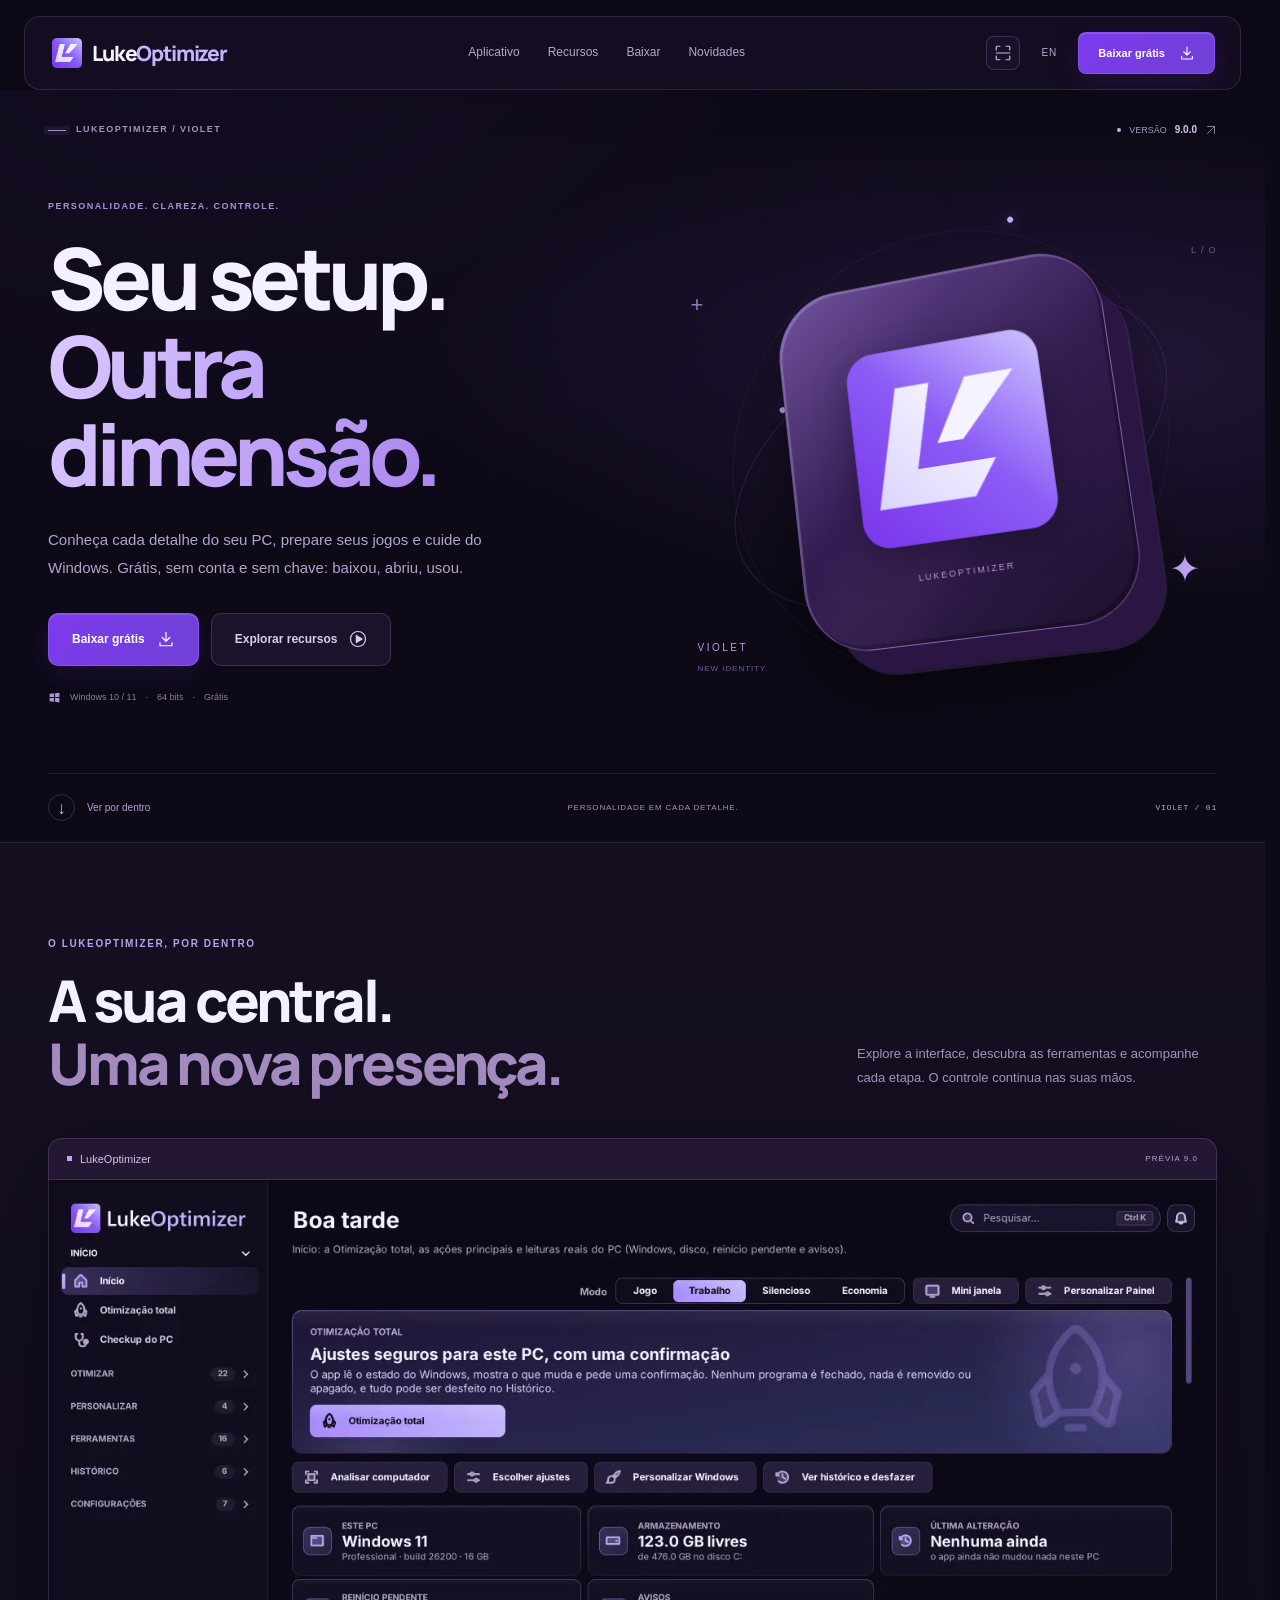
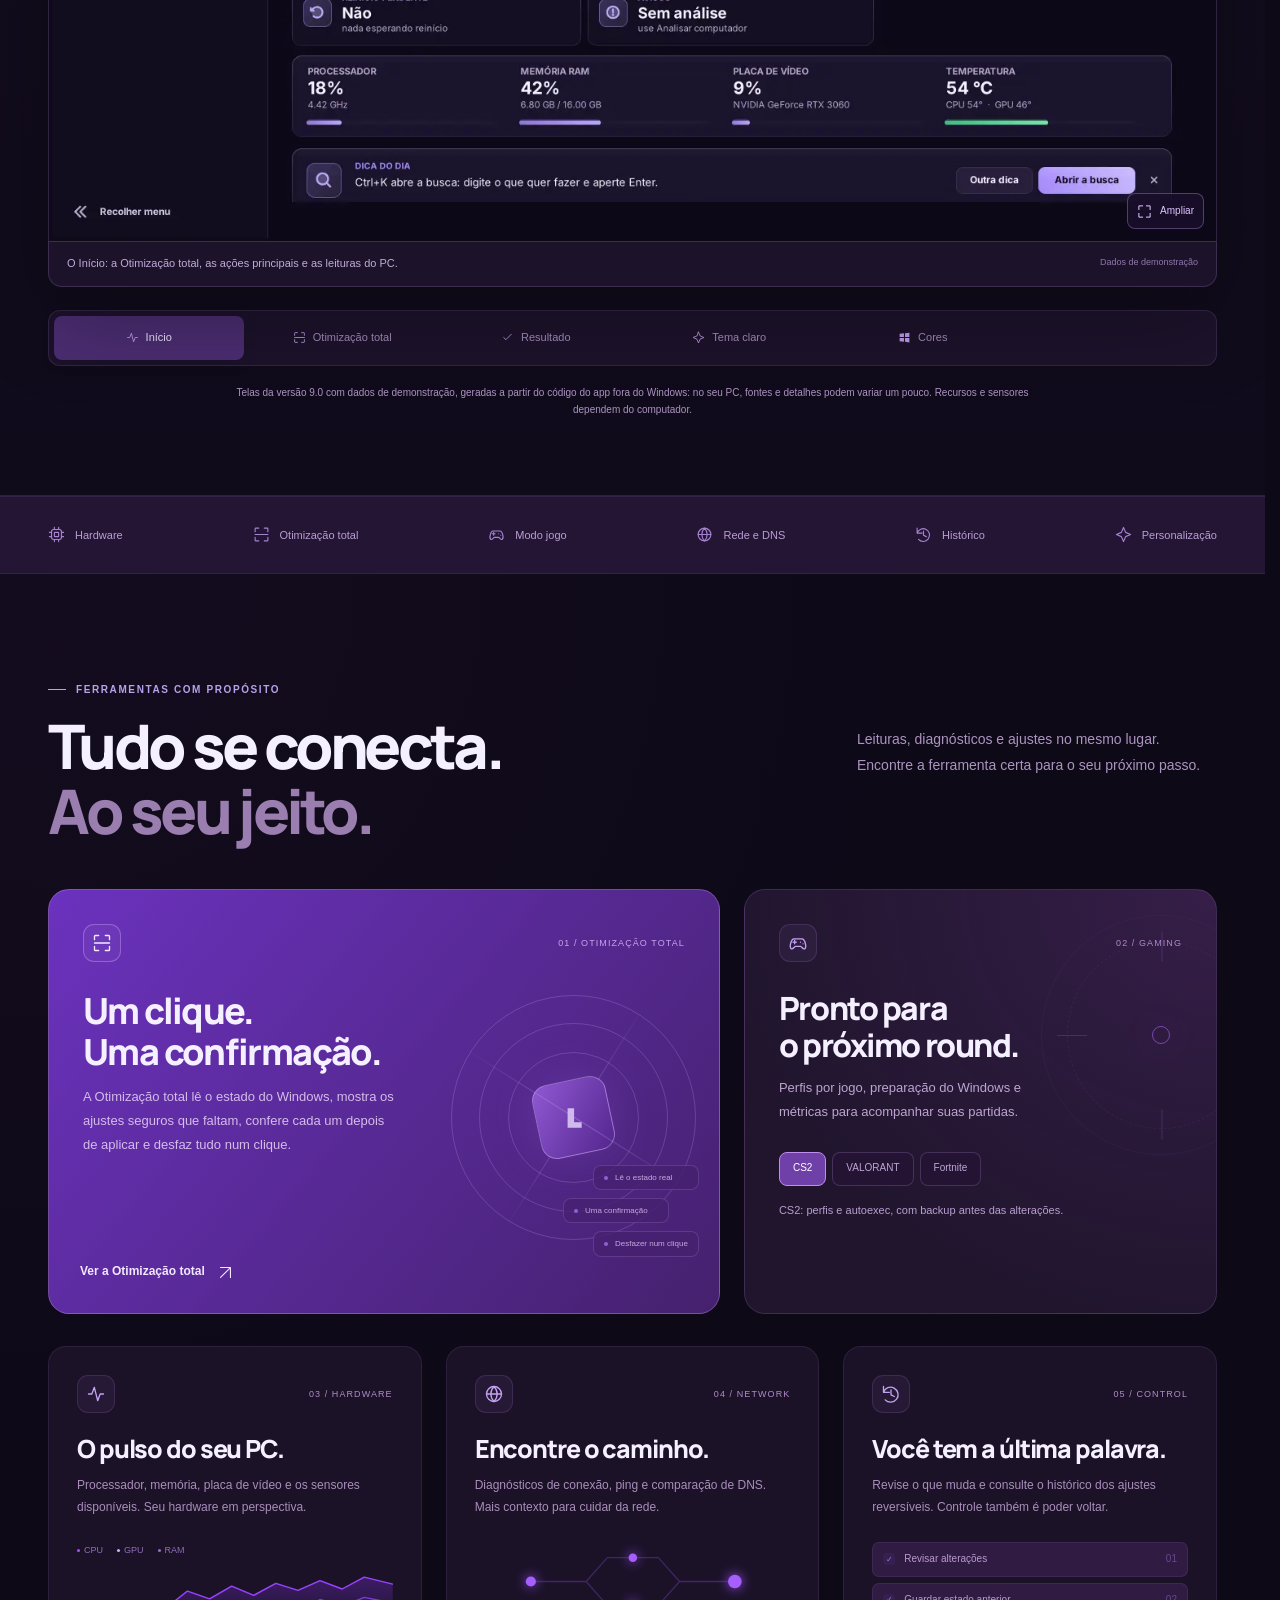
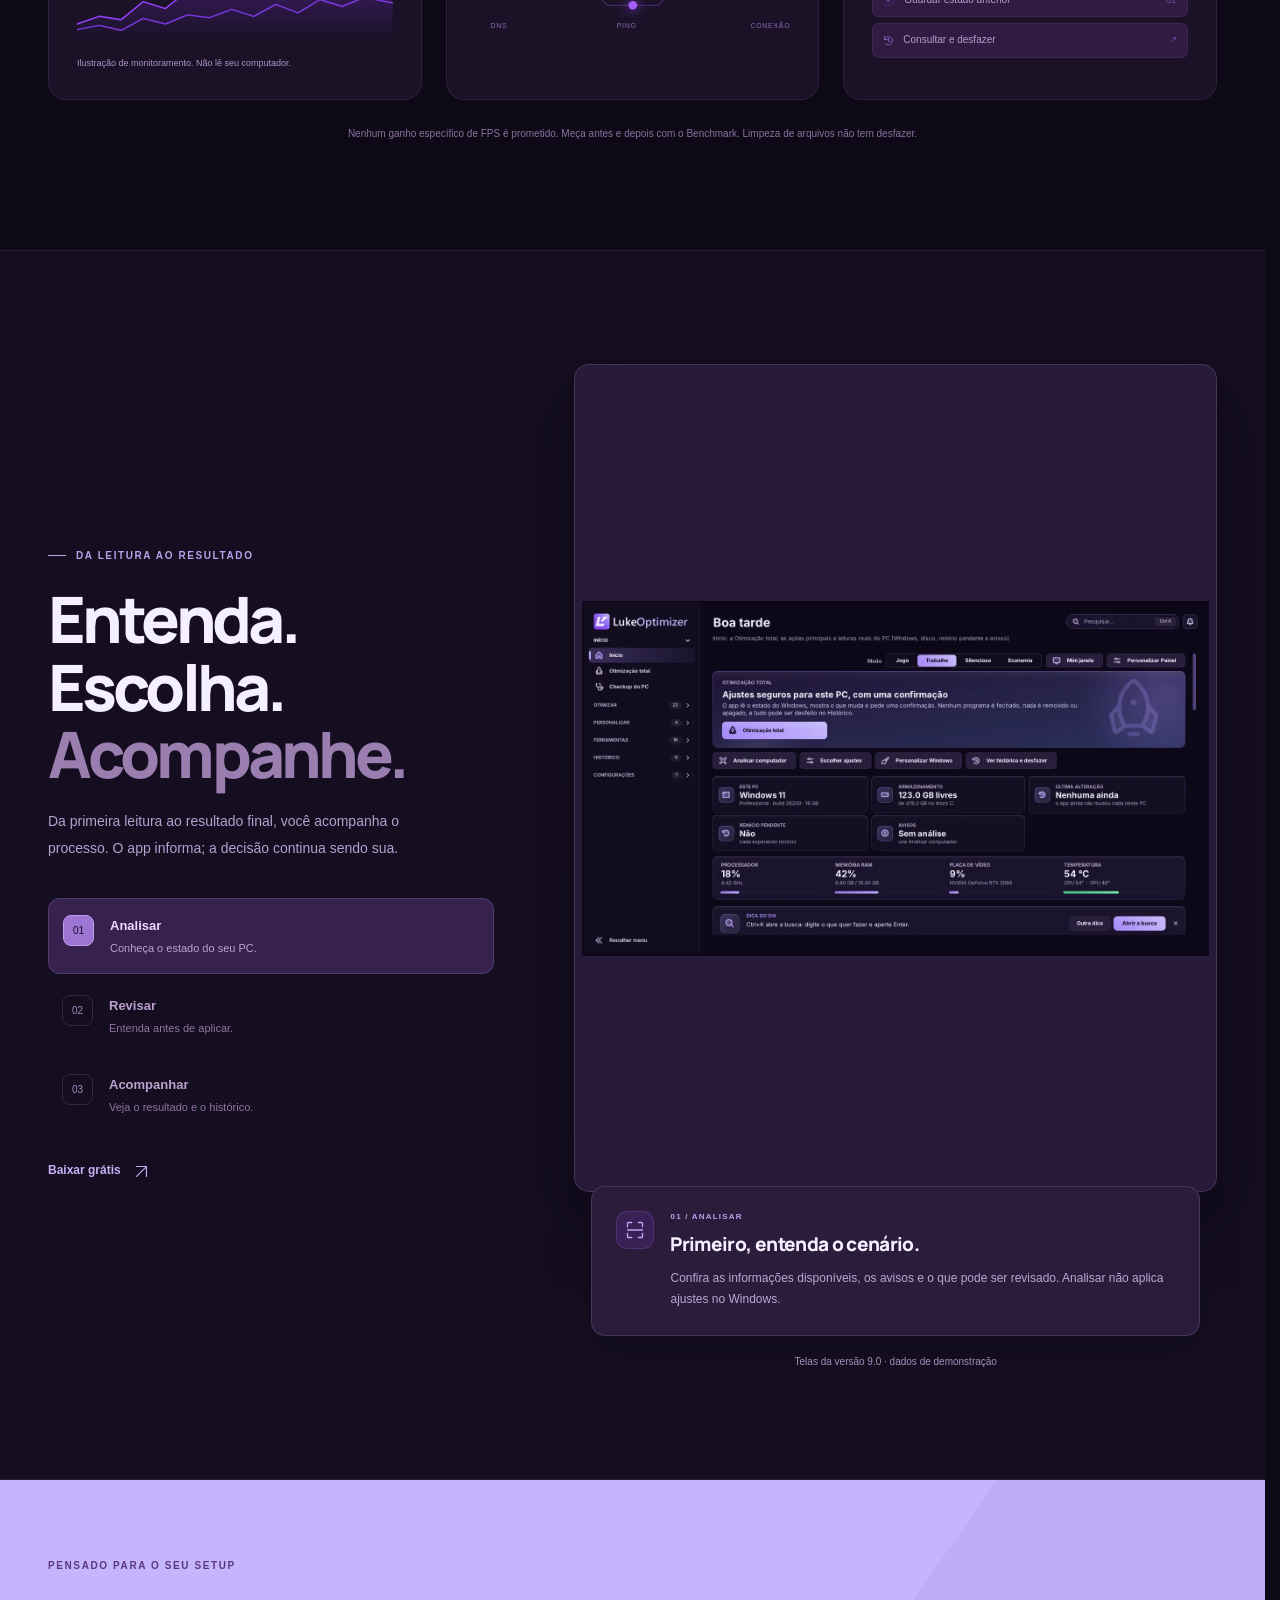
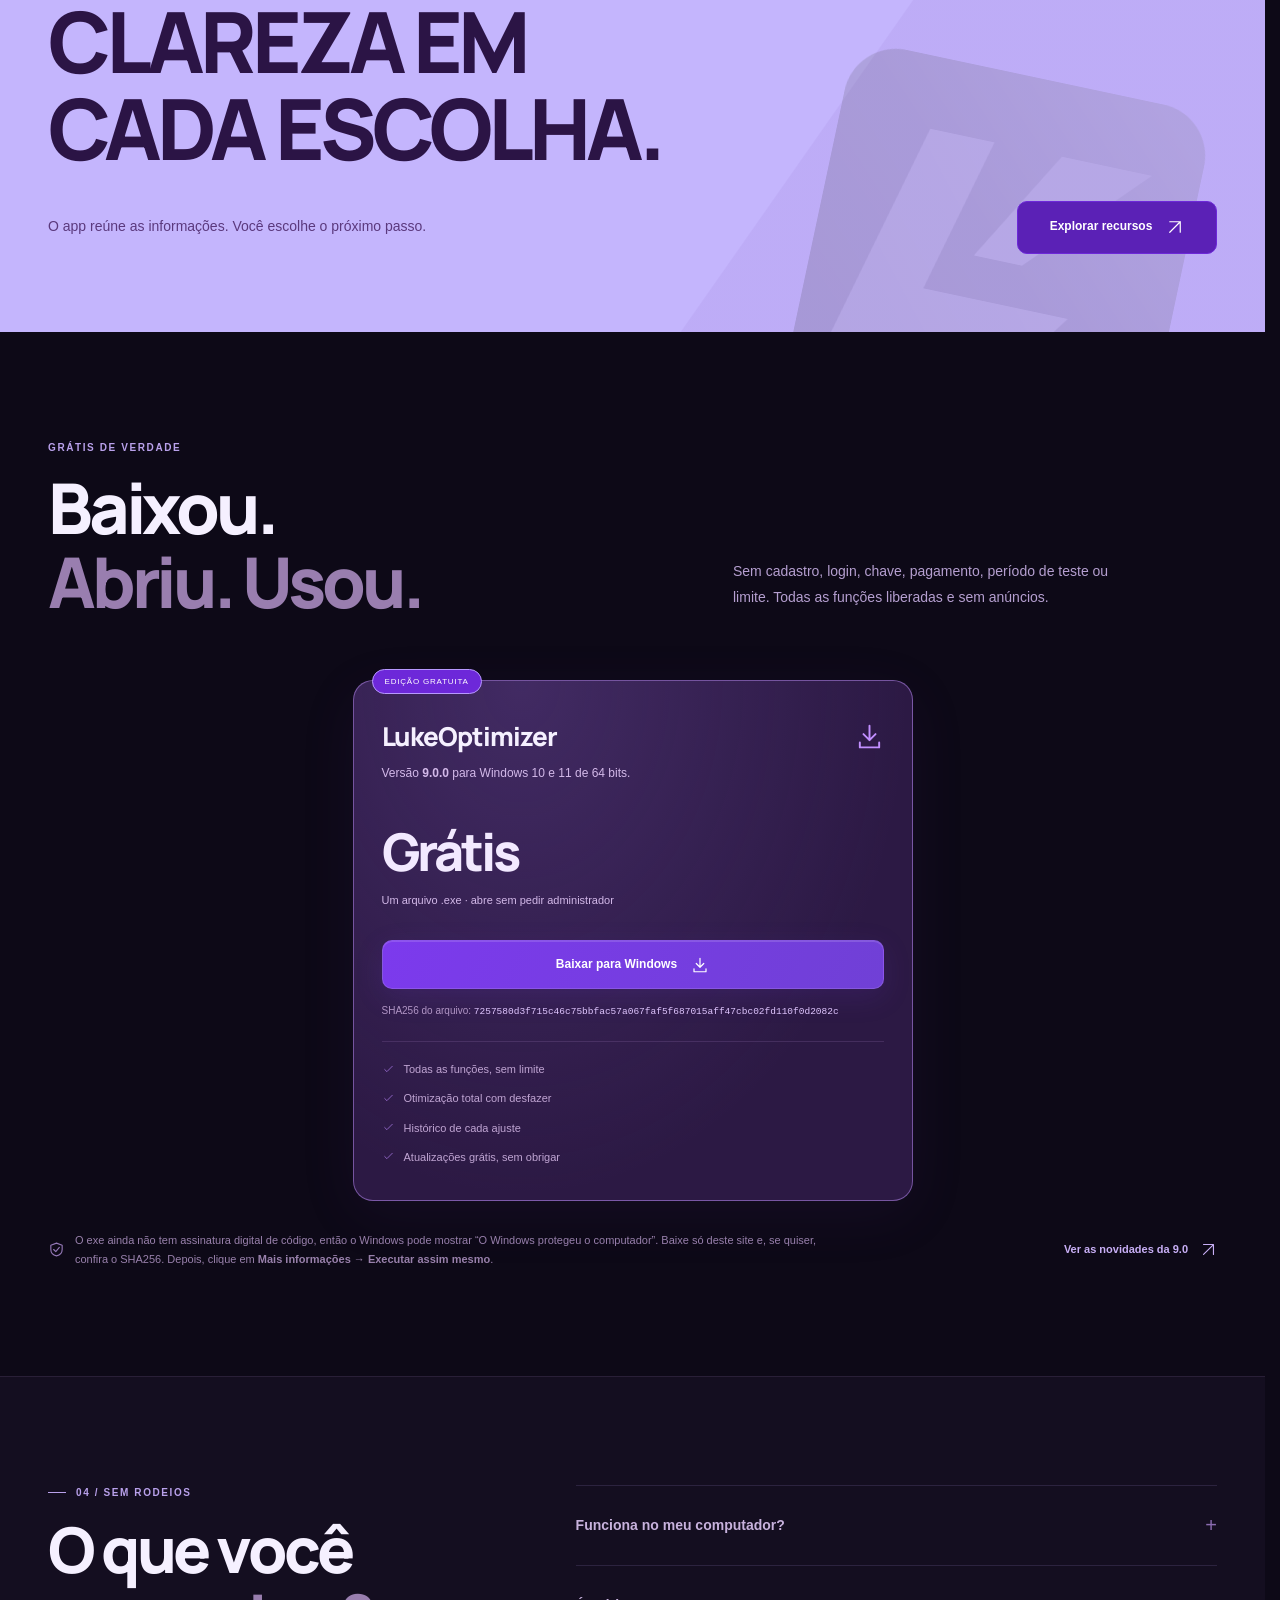
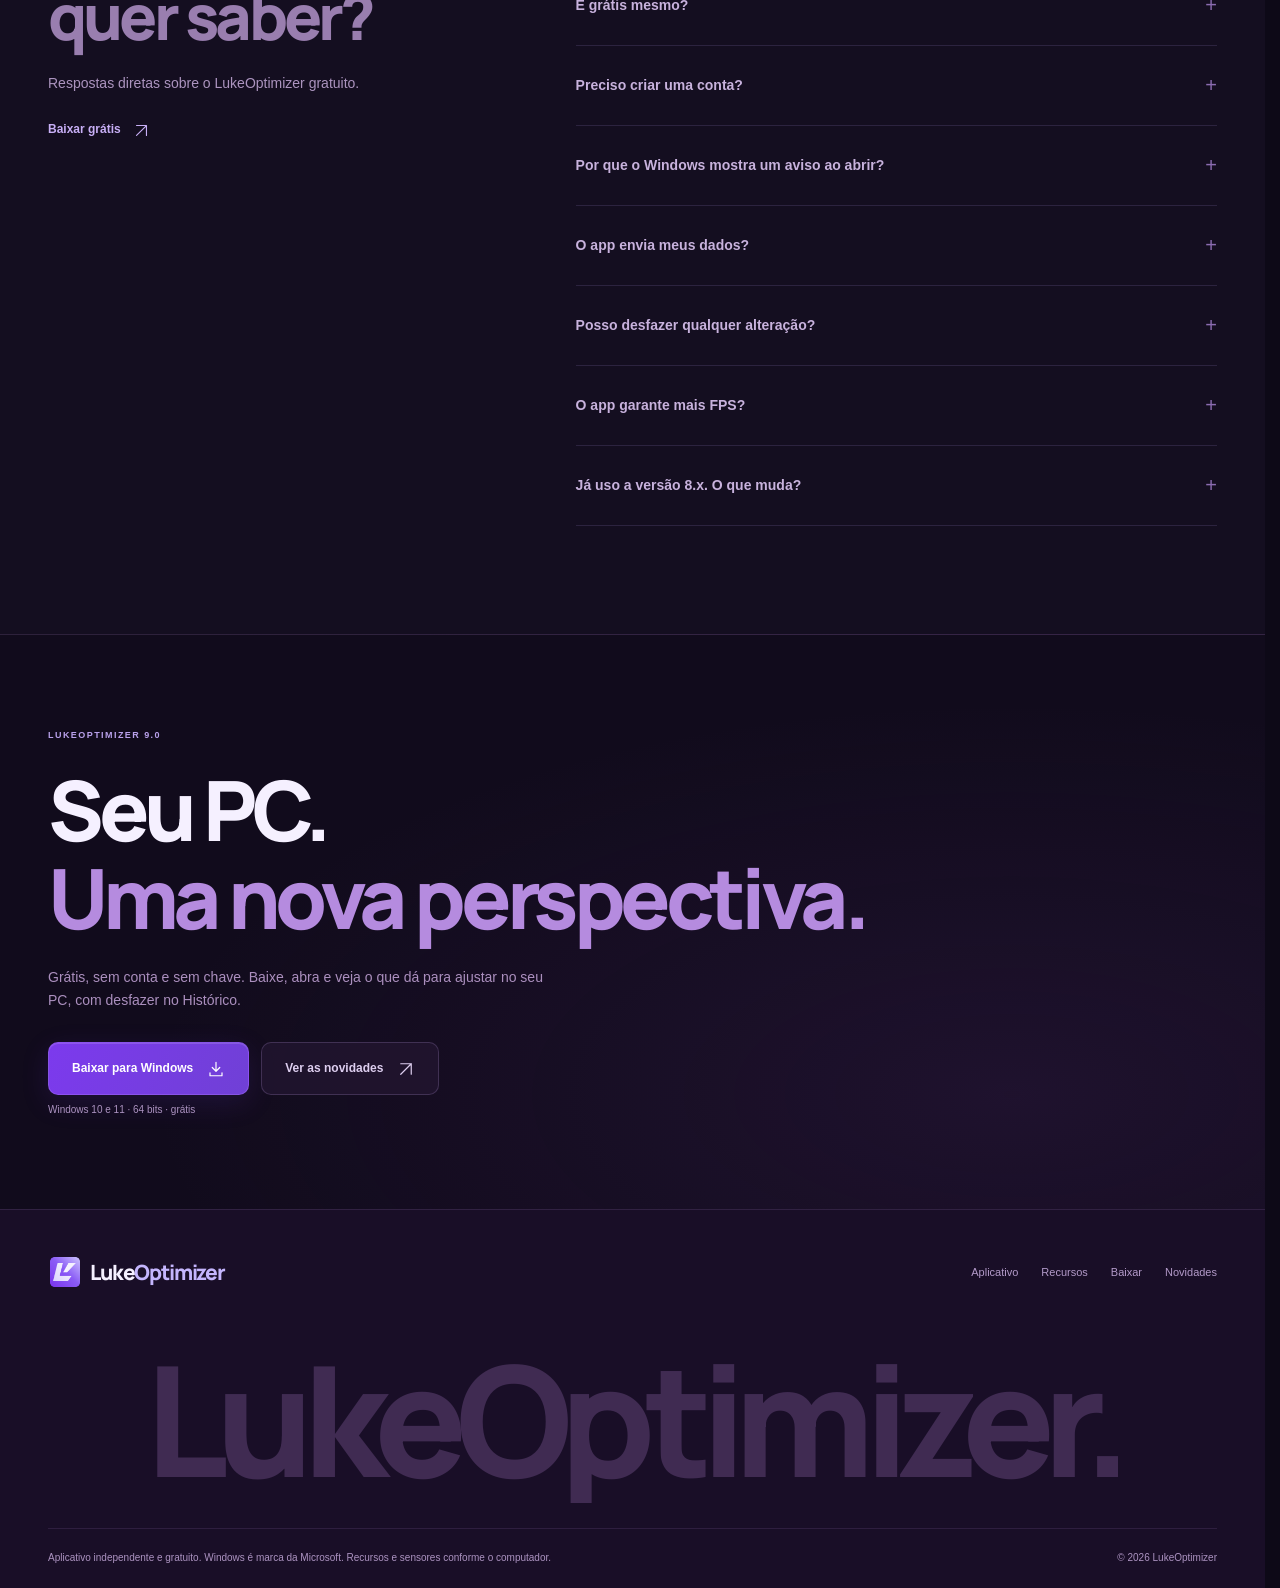
<file: index.html>
<!doctype html>
<html lang="pt-BR">
<head>
<meta charset="utf-8">
<meta name="viewport" content="width=device-width,initial-scale=1,viewport-fit=cover">
<meta name="theme-color" content="#0d0917">
<meta name="luke-design" content="violet-9.0">
<title>LukeOptimizer — Grátis para Windows 10 e 11</title>
<meta name="description" content="LukeOptimizer é grátis: conheça seu hardware, prepare seus jogos e cuide do Windows 10 e 11. Sem conta, sem chave e sem pagamento. Os ajustes ficam no Histórico, com desfazer.">
<link rel="canonical" href="https://lukeoptimizer.online/">
<link rel="alternate" hreflang="pt-BR" href="https://lukeoptimizer.online/">
<link rel="alternate" hreflang="en" href="https://lukeoptimizer.online/en/">
<link rel="icon" href="assets/favicon.png" type="image/png">
<link rel="apple-touch-icon" href="assets/luke-symbol.png">
<meta property="og:type" content="website">
<meta property="og:site_name" content="LukeOptimizer">
<meta property="og:title" content="LukeOptimizer — Grátis para Windows 10 e 11">
<meta property="og:description" content="LukeOptimizer é grátis: conheça seu hardware, prepare seus jogos e cuide do Windows 10 e 11. Sem conta, sem chave e sem pagamento. Os ajustes ficam no Histórico, com desfazer.">
<meta property="og:url" content="https://lukeoptimizer.online/">
<meta property="og:image" content="https://lukeoptimizer.online/assets/og.jpg">
<meta name="twitter:card" content="summary_large_image">
<link rel="preload" href="assets/manrope-800.woff2" as="font" type="font/woff2" crossorigin>
<link rel="stylesheet" href="site.css?v=20261105-gratis-1">
<link rel="stylesheet" href="identity.css?v=20261105-gratis-1">
<link rel="stylesheet" href="violet.css?v=20261105-gratis-1">
<script src="model.js?v=20261105-gratis-1" defer></script>
<script src="app.js?v=20261105-gratis-1" defer></script>
<script src="explorer.js?v=20261105-gratis-1" defer></script>
<script type="application/ld+json">{"@context":"https://schema.org","@type":"SoftwareApplication","name":"LukeOptimizer","softwareVersion":"9.0.0","operatingSystem":"Windows 10, Windows 11 (64 bits)","applicationCategory":"UtilitiesApplication","url":"https://lukeoptimizer.online/","downloadUrl":"https://lukeoptimizer.online/downloads/LukeOptimizer-9.0.0.exe","isAccessibleForFree":true,"offers":{"@type":"Offer","price":"0","priceCurrency":"BRL"}}</script>
</head>
<body>
<a class="skip-link" href="#conteudo">Pular para o conteúdo</a>
<header class="site-header" id="site-header"><div class="header-inner"><a class="brand" href="#inicio" aria-label="LukeOptimizer, início"><img src="assets/luke-symbol.png" width="31" height="31" alt=""><span>Luke<span>Optimizer</span></span></a><nav class="nav-links" id="main-nav" aria-label="Navegação principal"><a href="#aplicativo">Aplicativo</a><a href="#recursos">Recursos</a><a href="#baixar">Baixar</a><a href="novidades.html">Novidades</a></nav><div class="header-actions"><button type="button" class="header-guide" data-explorer-open aria-label="Explorar recursos" hidden><svg aria-hidden="true"><use href="assets/icons.svg#scan"/></svg></button><a class="language-link" href="en/" lang="en" hreflang="en" aria-label="English version">EN</a><a class="button button-primary" href="#baixar">Baixar grátis<svg aria-hidden="true"><use href="assets/icons.svg#download"/></svg></a><button class="menu-toggle" id="menu-toggle" type="button" aria-controls="main-nav" aria-expanded="false" aria-label="Abrir menu" hidden><i></i><i></i></button></div></div><div class="header-progress" aria-hidden="true"><span></span></div></header>
<main id="conteudo">
<section class="hero violet-hero" id="inicio" aria-labelledby="hero-title">
 <div class="violet-aurora" aria-hidden="true"></div>
 <div class="wrap hero-meta"><p class="eyebrow"><span class="identity-square"></span>LUKEOPTIMIZER / VIOLET</p><a class="version-pill" href="novidades.html"><span class="status-dot"></span>VERSÃO <b data-published-version>9.0.0</b><svg aria-hidden="true"><use href="assets/icons.svg#arrow-up-right"/></svg></a></div>
 <div class="wrap hero-grid">
  <div class="hero-intro"><p class="eyebrow hero-eyebrow">PERSONALIDADE. CLAREZA. CONTROLE.</p><h1 id="hero-title"><span>Seu setup.</span><span class="hero-outline">Outra dimensão.</span></h1><p class="hero-description">Conheça cada detalhe do seu PC, prepare seus jogos e cuide do Windows. Grátis, sem conta e sem chave: baixou, abriu, usou.</p><div class="hero-buttons"><a class="button button-primary" href="#baixar">Baixar grátis<svg aria-hidden="true"><use href="assets/icons.svg#download"/></svg></a><button class="button button-ghost" type="button" data-explorer-open hidden>Explorar recursos<svg aria-hidden="true"><use href="assets/icons.svg#play"/></svg></button></div><p class="hero-platform"><svg aria-hidden="true"><use href="assets/icons.svg#windows"/></svg>Windows 10 / 11 <span>·</span> 64 bits <span>·</span> Grátis</p></div>
  <div class="violet-sculpture" aria-hidden="true"><div class="violet-orbit orbit-one"></div><div class="violet-orbit orbit-two"></div><div class="violet-monolith"><div class="monolith-sheen"></div><img src="assets/luke-symbol.png" alt="" width="512" height="512"><span>LUKEOPTIMIZER</span></div><span class="sculpture-label">VIOLET<br><b>NEW IDENTITY.</b></span><span class="sculpture-coordinate">L / O</span><i class="violet-star star-one">✦</i><i class="violet-star star-two">+</i></div>
 </div>
 <div class="wrap hero-bottom"><a href="#aplicativo"><span class="scroll-indicator" aria-hidden="true">↓</span>Ver por dentro</a><span>PERSONALIDADE EM CADA DETALHE.</span><span>VIOLET / 01</span></div>
</section>
<section class="product-section" id="aplicativo" aria-labelledby="product-heading"><div class="wrap"><div class="product-section-heading"><div><p class="eyebrow">O LUKEOPTIMIZER, POR DENTRO</p><h2 id="product-heading">A sua central.<br><span>Uma nova presença.</span></h2></div><p>Explore a interface, descubra as ferramentas e acompanhe cada etapa. O controle continua nas suas mãos.</p></div><div class="hero-console">
      <span class="anchor-alias" id="produto" aria-hidden="true"></span><span class="anchor-alias" id="visual-novo" aria-hidden="true"></span>
      <div class="console-caption"><span>EXPLORE O LUKEOPTIMIZER</span><span>VIOLET / 9.0 <i></i></span></div>
      <div class="product-hero">
        <div class="product-toolbar"><span class="console-dot" aria-hidden="true"></span><span>LukeOptimizer</span><span class="real-capture" id="shot-kind">PRÉVIA 9.0</span></div>
        <div class="product-stage" id="screen-panel" role="tabpanel" aria-labelledby="screen-tab-violet">
          <img id="hero-image" src="assets/app90/inicio.webp" width="1432" height="812" alt="Início do LukeOptimizer 9.0 com dados de demonstração" fetchpriority="high" decoding="async">
          <button class="zoom-button" type="button" data-zoom-open aria-label="Ampliar a captura do aplicativo" hidden><svg><use href="assets/icons.svg#expand"/></svg><span>Ampliar</span></button>
        </div>
        <div class="product-bottom"><p id="shot-caption">O Início: a Otimização total, as ações principais e as leituras do PC.</p><span>Dados de demonstração</span></div>
      </div>
      <div class="console-control-label"><span>ESCOLHA UMA TELA</span><svg aria-hidden="true"><use href="assets/icons.svg#arrow-up-right"/></svg></div>
      <div class="shot-tabs" role="tablist" aria-label="Explore as telas do LukeOptimizer" aria-controls="screen-panel"><button type="button" role="tab" data-shot="inicio" data-kind="PRÉVIA 9.0" data-image="assets/app90/inicio.webp" data-alt="Início do LukeOptimizer 9.0 com dados de demonstração" data-caption="O Início: a Otimização total, as ações principais e as leituras do PC." id="screen-tab-inicio" aria-controls="screen-panel" aria-selected="true" tabindex="0" disabled><svg aria-hidden="true"><use href="assets/icons.svg#activity"/></svg>Início</button><button type="button" role="tab" data-shot="total" data-kind="PRÉVIA 9.0" data-image="assets/app90/total.webp" data-alt="Plano da Otimização total lido do Windows, com dados de demonstração" data-caption="O plano vem do estado real do Windows. Nada muda até você confirmar." id="screen-tab-total" aria-controls="screen-panel" aria-selected="false" tabindex="-1" disabled><svg aria-hidden="true"><use href="assets/icons.svg#scan"/></svg>Otimização total</button><button type="button" role="tab" data-shot="resultado" data-kind="PRÉVIA 9.0" data-image="assets/app90/resultado.webp" data-alt="Resultado da Otimização total relido do Windows, com dados de demonstração" data-caption="Cada ajuste relido no Windows depois de aplicar, com desfazer num clique." id="screen-tab-resultado" aria-controls="screen-panel" aria-selected="false" tabindex="-1" disabled><svg aria-hidden="true"><use href="assets/icons.svg#check"/></svg>Resultado</button><button type="button" role="tab" data-shot="claro" data-kind="PRÉVIA 9.0" data-image="assets/app90/claro.webp" data-alt="Aplicativo no tema claro; o site permanece escuro" data-caption="O app acompanha o seu jeito de trabalhar." id="screen-tab-claro" aria-controls="screen-panel" aria-selected="false" tabindex="-1" disabled><svg aria-hidden="true"><use href="assets/icons.svg#spark"/></svg>Tema claro</button><button type="button" role="tab" data-shot="cores" data-kind="PRÉVIA 9.0" data-image="assets/app90/cores.webp" data-alt="LukeOptimizer com a cor de destaque azul" data-caption="Seis cores de destaque, ou a cor do seu Windows." id="screen-tab-cores" aria-controls="screen-panel" aria-selected="false" tabindex="-1" disabled><svg aria-hidden="true"><use href="assets/icons.svg#windows"/></svg>Cores</button></div>
      <p class="product-footnote">Telas da versão 9.0 com dados de demonstração, geradas a partir do código do app fora do Windows: no seu PC, fontes e detalhes podem variar um pouco. Recursos e sensores dependem do computador.</p>
    </div>
</div></section>
<div class="capability-strip"><div class="wrap capability-inner"><span><svg aria-hidden="true"><use href="assets/icons.svg#chip"/></svg>Hardware</span><span><svg aria-hidden="true"><use href="assets/icons.svg#scan"/></svg>Otimização total</span><span><svg aria-hidden="true"><use href="assets/icons.svg#gamepad"/></svg>Modo jogo</span><span><svg aria-hidden="true"><use href="assets/icons.svg#network"/></svg>Rede e DNS</span><span><svg aria-hidden="true"><use href="assets/icons.svg#restore"/></svg>Histórico</span><span><svg aria-hidden="true"><use href="assets/icons.svg#spark"/></svg>Personalização</span></div></div>
<section class="section toolkit" id="recursos" aria-labelledby="toolkit-title">
  <div class="wrap">
    <div class="section-top"><div><p class="eyebrow"><span></span>FERRAMENTAS COM PROPÓSITO</p><h2 id="toolkit-title">Tudo se conecta.<br><span>Ao seu jeito.</span></h2></div><p class="section-description">Leituras, diagnósticos e ajustes no mesmo lugar. Encontre a ferramenta certa para o seu próximo passo.</p></div>
    <div class="bento-grid">
      <article class="bento scan-card">
        <div class="card-top"><span class="icon-box"><svg><use href="assets/icons.svg#scan"/></svg></span><span class="card-index">01 / OTIMIZAÇÃO TOTAL</span></div>
        <h3>Um clique.<br>Uma confirmação.</h3><p>A Otimização total lê o estado do Windows, mostra os ajustes seguros que faltam, confere cada um depois de aplicar e desfaz tudo num clique.</p>
        <div class="scan-visual" aria-hidden="true"><div class="scan-orbits"><i></i><i></i><i></i><span><svg><use href="assets/icons.svg#symbol"/></svg></span></div><div class="scan-signals"><span><i></i>Lê o estado real</span><span><i></i>Uma confirmação</span><span><i></i>Desfazer num clique</span></div></div>
        <button class="text-link" type="button" data-go-shot="total" hidden>Ver a Otimização total<svg><use href="assets/icons.svg#arrow-up-right"/></svg></button>
      </article>
      <article class="bento games-card" id="jogos">
        <div class="card-top"><span class="icon-box"><svg><use href="assets/icons.svg#gamepad"/></svg></span><span class="card-index">02 / GAMING</span></div>
        <div class="crosshair-art" aria-hidden="true"><i></i><i></i><i></i><i></i><span></span></div>
        <h3>Pronto para<br>o próximo round.</h3><p>Perfis por jogo, preparação do Windows e métricas para acompanhar suas partidas.</p>
        <div class="game-selector" role="group" aria-label="Explore os recursos por jogo"><button type="button" data-game="cs2" aria-pressed="true" disabled>CS2</button><button type="button" data-game="valorant" aria-pressed="false" disabled>VALORANT</button><button type="button" data-game="fortnite" aria-pressed="false" disabled>Fortnite</button></div>
        <p class="game-detail" id="game-detail" aria-live="polite">CS2: perfis e autoexec, com backup antes das alterações.</p>
      </article>
      <article class="bento monitor-card">
        <div class="card-top"><span class="icon-box"><svg><use href="assets/icons.svg#activity"/></svg></span><span class="card-index">03 / HARDWARE</span></div>
        <h3>O pulso do seu PC.</h3><p>Processador, memória, placa de vídeo e os sensores disponíveis. Seu hardware em perspectiva.</p>
        <div class="mini-chart" aria-hidden="true"><div><span>CPU</span><span>GPU</span><span>RAM</span></div><svg viewBox="0 0 400 100" preserveAspectRatio="none"><defs><linearGradient id="chart-fill" x1="0" y1="0" x2="0" y2="1"><stop offset="0" stop-color="#9237ff" stop-opacity=".28"/><stop offset="1" stop-color="#9237ff" stop-opacity="0"/></linearGradient></defs><path d="M0 80 28 69 56 74 84 48 112 58 140 33 168 44 196 26 224 39 252 22 280 32 308 18 336 30 364 13 400 23V100H0Z" fill="url(#chart-fill)"/><path d="M0 80 28 69 56 74 84 48 112 58 140 33 168 44 196 26 224 39 252 22 280 32 308 18 336 30 364 13 400 23" fill="none" stroke="#9842ff" stroke-width="2"/><path d="M0 88 28 82 56 89 84 72 112 80 140 67 168 71 196 59 224 69 252 52 280 64 308 45 336 55 364 42 400 50" fill="none" stroke="#7a38df" stroke-width="2"/></svg></div>
        <span class="fine-label">Ilustração de monitoramento. Não lê seu computador.</span>
      </article>
      <article class="bento network-card" id="rede">
        <div class="card-top"><span class="icon-box"><svg><use href="assets/icons.svg#network"/></svg></span><span class="card-index">04 / NETWORK</span></div>
        <h3>Encontre o caminho.</h3><p>Diagnósticos de conexão, ping e comparação de DNS. Mais contexto para cuidar da rede.</p>
        <div class="network-art" aria-hidden="true"><svg viewBox="0 0 310 100"><path d="M35 50h65l25-28h60l25 28h65M100 50l25 28h60l25-28" fill="none" stroke="#402563" stroke-width="1.5"/><circle cx="35" cy="50" r="6"/><circle cx="155" cy="22" r="5"/><circle cx="155" cy="78" r="5"/><circle cx="275" cy="50" r="8"/></svg><span>DNS</span><span>PING</span><span>CONEXÃO</span></div>
      </article>
      <article class="bento history-card">
        <div class="card-top"><span class="icon-box"><svg><use href="assets/icons.svg#restore"/></svg></span><span class="card-index">05 / CONTROL</span></div>
        <h3>Você tem a última palavra.</h3><p>Revise o que muda e consulte o histórico dos ajustes reversíveis. Controle também é poder voltar.</p>
        <div class="history-art" aria-hidden="true"><div><span class="small-check">✓</span><span>Revisar alterações</span><span>01</span></div><div><span class="small-check">✓</span><span>Guardar estado anterior</span><span>02</span></div><div><svg><use href="assets/icons.svg#restore"/></svg><span>Consultar e desfazer</span><span>↗</span></div></div>
      </article>
    </div>
    <p class="section-footnote">Nenhum ganho específico de FPS é prometido. Meça antes e depois com o Benchmark. Limpeza de arquivos não tem desfazer.</p>
  </div>
</section>
<section class="section workflow" id="como-funciona" aria-labelledby="workflow-title">
  <div class="wrap workflow-layout">
    <div class="workflow-copy"><p class="eyebrow"><span></span>DA LEITURA AO RESULTADO</p><h2 id="workflow-title">Entenda.<br>Escolha.<br><span>Acompanhe.</span></h2><p>Da primeira leitura ao resultado final, você acompanha o processo. O app informa; a decisão continua sendo sua.</p><div class="flow-steps" role="tablist" aria-label="Conheça as etapas da otimização"><button class="flow-step" type="button" role="tab" data-step="0" data-label="01 / ANALISAR" data-title="Primeiro, entenda o cenário." data-description="Confira as informações disponíveis, os avisos e o que pode ser revisado. Analisar não aplica ajustes no Windows." data-image="assets/app90/inicio.webp" data-icon="scan" data-alt="Início do LukeOptimizer 9.0 com dados de demonstração" id="flow-step-0" aria-controls="flow-panel" aria-selected="true" tabindex="0" disabled><span>01</span><div><b>Analisar</b><small>Conheça o estado do seu PC.</small></div></button><button class="flow-step" type="button" role="tab" data-step="1" data-label="02 / REVISAR" data-title="Você escolhe o que muda." data-description="Leia as recomendações e as consequências dos ajustes. Aplique apenas o que faz sentido para seu computador." data-image="assets/app90/total.webp" data-icon="shield" data-alt="Plano da Otimização total lido do Windows, com dados de demonstração" id="flow-step-1" aria-controls="flow-panel" aria-selected="false" tabindex="-1" disabled><span>02</span><div><b>Revisar</b><small>Entenda antes de aplicar.</small></div></button><button class="flow-step" type="button" role="tab" data-step="2" data-label="03 / ACOMPANHAR" data-title="O resultado, com contexto." data-description="Confira o que foi aplicado, o que foi verificado e o que precisa de atenção. Use o histórico para os ajustes reversíveis." data-image="assets/app90/resultado.webp" data-icon="restore" data-alt="Resultado da Otimização total relido do Windows, com dados de demonstração" id="flow-step-2" aria-controls="flow-panel" aria-selected="false" tabindex="-1" disabled><span>03</span><div><b>Acompanhar</b><small>Veja o resultado e o histórico.</small></div></button></div><a class="text-link" href="#baixar">Baixar grátis<svg><use href="assets/icons.svg#arrow-up-right"/></svg></a></div>
    <div class="workflow-display" id="flow-panel" role="tabpanel" aria-labelledby="flow-step-0"><div class="workflow-image"><img id="flow-image" src="assets/app90/inicio.webp" width="1432" height="812" loading="lazy" alt="Início do LukeOptimizer 9.0 com dados de demonstração"></div><div class="flow-insight"><span class="icon-box"><svg id="flow-icon"><use href="assets/icons.svg#scan"/></svg></span><div><span class="eyebrow" id="flow-label">01 / ANALISAR</span><h3 id="flow-title">Primeiro, entenda o cenário.</h3><p id="flow-description">Confira as informações disponíveis, os avisos e o que pode ser revisado. Analisar não aplica ajustes no Windows.</p></div></div><span class="workflow-caption">Telas da versão 9.0 · dados de demonstração</span></div>
  </div>
</section>
<section class="statement-band" aria-labelledby="statement-title"><div class="wrap statement-inner"><p class="eyebrow">PENSADO PARA O SEU SETUP</p><h2 id="statement-title">CLAREZA EM<br>CADA ESCOLHA.</h2><div class="statement-bottom"><p>O app reúne as informações. Você escolhe o próximo passo.</p><button class="button" data-explorer-open type="button" hidden>Explorar recursos<svg><use href="assets/icons.svg#arrow-up-right"/></svg></button></div><img src="assets/luke-symbol.png" alt="" width="360" height="360" aria-hidden="true" loading="lazy"></div></section>
<section class="section pricing download-section" id="baixar" aria-labelledby="download-title">
  <span class="anchor-alias" id="licencas" aria-hidden="true"></span>
  <div class="wrap">
    <div class="section-center"><p class="eyebrow">GRÁTIS DE VERDADE</p><h2 id="download-title">Baixou.<br><span>Abriu. Usou.</span></h2><p>Sem cadastro, login, chave, pagamento, período de teste ou limite. Todas as funções liberadas e sem anúncios.</p></div>
    <div class="pricing-grid download-grid">
      <article class="price-card price-card-featured"><span class="featured-label">EDIÇÃO GRATUITA</span><div class="plan-label"><span>LukeOptimizer</span><svg><use href="assets/icons.svg#download"/></svg></div><p class="plan-caption">Versão <b data-published-version>9.0.0</b> para Windows 10 e 11 de 64 bits.</p><div class="price-value">Grátis</div><p class="price-term">Um arquivo .exe · abre sem pedir administrador</p><a class="button button-primary" href="https://lukeoptimizer.online/downloads/LukeOptimizer-9.0.0.exe" data-release-download>Baixar para Windows<svg><use href="assets/icons.svg#download"/></svg></a><p class="plan-note download-sha" data-release-sha-row hidden>SHA256 do arquivo: <code data-release-sha></code></p><div class="plan-includes"><span><svg aria-hidden="true"><use href="assets/icons.svg#check"/></svg>Todas as funções, sem limite</span><span><svg aria-hidden="true"><use href="assets/icons.svg#check"/></svg>Otimização total com desfazer</span><span><svg aria-hidden="true"><use href="assets/icons.svg#check"/></svg>Histórico de cada ajuste</span><span><svg aria-hidden="true"><use href="assets/icons.svg#check"/></svg>Atualizações grátis, sem obrigar</span></div></article>
    </div>
    <div class="pricing-bottom"><div><svg><use href="assets/icons.svg#shield"/></svg><p>O exe ainda não tem assinatura digital de código, então o Windows pode mostrar “O Windows protegeu o computador”. Baixe só deste site e, se quiser, confira o SHA256. Depois, clique em <b>Mais informações</b> → <b>Executar assim mesmo</b>.</p></div><a class="text-link" href="novidades.html">Ver as novidades da 9.0<svg><use href="assets/icons.svg#arrow-up-right"/></svg></a></div>
  </div>
</section>
<section class="section faq-section" id="duvidas" aria-labelledby="faq-title"><div class="wrap faq-layout"><div><p class="eyebrow"><span></span>04 / SEM RODEIOS</p><h2 id="faq-title">O que você<br><span>quer saber?</span></h2><p>Respostas diretas sobre o LukeOptimizer gratuito.</p><a class="text-link" href="#baixar">Baixar grátis<svg><use href="assets/icons.svg#arrow-up-right"/></svg></a></div><div class="faq-list"><details><summary>Funciona no meu computador?</summary><p>O LukeOptimizer foi desenvolvido para Windows 10 e 11 de 64 bits. Recursos e sensores variam conforme o hardware, os drivers e as permissões disponíveis.</p></details><details><summary>É grátis mesmo?</summary><p>Sim. Desde a versão 9.0 o LukeOptimizer é gratuito: sem cadastro, login, chave, pagamento, período de teste ou limite de uso. Todas as funções ficam liberadas e não há anúncios.</p></details><details><summary>Preciso criar uma conta?</summary><p>Não. O app não tem conta nem login. Suas preferências, o Histórico e os backups ficam no seu computador.</p></details><details><summary>Por que o Windows mostra um aviso ao abrir?</summary><p>O arquivo ainda não tem assinatura digital de código, e o SmartScreen avisa assim sobre programas que ele ainda não conhece. Baixe só deste site. Para conferir o arquivo, rode no PowerShell <code>Get-FileHash</code> com o caminho do exe baixado e compare com o SHA256 mostrado em Baixar. Depois, clique em Mais informações → Executar assim mesmo.</p></details><details><summary>O app envia meus dados?</summary><p>Não há conta, login nem telemetria. Para saber se existe versão nova, o app lê um aviso público e assinado deste site; dá para desligar isso em Configurações, e atualizar nunca é obrigatório. Testes de rede e ping só rodam quando você pede.</p></details><details><summary>Posso desfazer qualquer alteração?</summary><p>Os ajustes reversíveis podem ser consultados no Histórico e desfeitos quando as condições permitem; a Otimização total desfaz tudo num clique. Limpeza e exclusão de arquivos não têm desfazer. Revise antes de aplicar.</p></details><details><summary>O app garante mais FPS?</summary><p>Não existe um ganho igual para todos os computadores. O resultado depende do hardware, dos jogos e do estado do Windows. Use as medições e o Benchmark para comparar antes e depois.</p></details><details><summary>Já uso a versão 8.x. O que muda?</summary><p>Baixe a 9.0 aqui e abra: ela não pede chave nem conta e continua com suas preferências, o Histórico e os backups. Se a 8.x estava instalada em Arquivos de Programas, use Configurações → Atualizar instalação.</p></details></div></div></section>
<section class="closing-section"><div class="wrap closing-inner"><div class="closing-orb" aria-hidden="true"><img src="assets/luke-symbol.png" alt="" width="150" height="150"></div><p class="eyebrow">LUKEOPTIMIZER 9.0</p><h2>Seu PC.<br><span>Uma nova perspectiva.</span></h2><p>Grátis, sem conta e sem chave. Baixe, abra e veja o que dá para ajustar no seu PC, com desfazer no Histórico.</p><div class="hero-buttons"><a class="button button-primary" href="https://lukeoptimizer.online/downloads/LukeOptimizer-9.0.0.exe" data-release-download>Baixar para Windows<svg><use href="assets/icons.svg#download"/></svg></a><a class="button button-ghost" href="novidades.html">Ver as novidades<svg><use href="assets/icons.svg#arrow-up-right"/></svg></a></div><small>Windows 10 e 11 · 64 bits · grátis</small></div></section>
</main>
<footer class="site-footer"><div class="wrap"><div class="footer-main"><a class="brand" href="#inicio"><img src="assets/luke-symbol.png" width="31" height="31" alt=""><span>Luke<span>Optimizer</span></span></a><nav class="footer-nav" aria-label="Rodapé"><a href="#aplicativo">Aplicativo</a><a href="#recursos">Recursos</a><a href="#baixar">Baixar</a><a href="novidades.html">Novidades</a></nav></div><div class="footer-word" aria-hidden="true">LukeOptimizer.</div><div class="footer-bottom"><p>Aplicativo independente e gratuito. Windows é marca da Microsoft. Recursos e sensores conforme o computador.</p><span>© <span id="year">2026</span> LukeOptimizer</span></div></div></footer>
<dialog class="explorer-dialog" id="explorer-dialog" aria-labelledby="explorer-title"><div class="dialog-top"><p class="eyebrow">LUKEOPTIMIZER / GUIA DE RECURSOS</p><button type="button" class="icon-button" data-close-dialog aria-label="Fechar"><svg aria-hidden="true"><use href="assets/icons.svg#close"/></svg></button></div><h2 id="explorer-title">Qual é o seu próximo passo?</h2><p class="explorer-description">Encontre o recurso que quer conhecer no LukeOptimizer.</p><label class="sr-only" for="explorer-input">Buscar recursos do aplicativo</label><div class="explorer-search"><svg aria-hidden="true"><use href="assets/icons.svg#scan"/></svg><input id="explorer-input" type="search" placeholder="Busque por análise, jogos, tema…" aria-controls="explorer-results" autocomplete="off" spellcheck="false"></div><p class="sr-only" id="explorer-status" role="status"></p><div id="explorer-results" class="explorer-results"></div><p id="explorer-empty" class="explorer-empty" hidden>Nenhum recurso encontrado. Tente outra palavra.</p><p class="explorer-hint">↑ ↓ para navegar · Enter para explorar · Esc para fechar</p></dialog>
<dialog class="zoom-dialog" id="zoom-dialog" aria-labelledby="zoom-title"><div class="dialog-top"><h2 id="zoom-title">Por dentro do LukeOptimizer</h2><button type="button" class="icon-button" data-close-dialog aria-label="Fechar"><svg><use href="assets/icons.svg#close"/></svg></button></div><img id="zoom-image" src="assets/app90/inicio.webp" alt="Início do LukeOptimizer 9.0 com dados de demonstração" width="1432" height="812"><p>Telas da versão 9.0 com dados de demonstração, geradas a partir do código do app fora do Windows: no seu PC, fontes e detalhes podem variar um pouco. Recursos e sensores dependem do computador.</p></dialog>
</body></html>
</file>
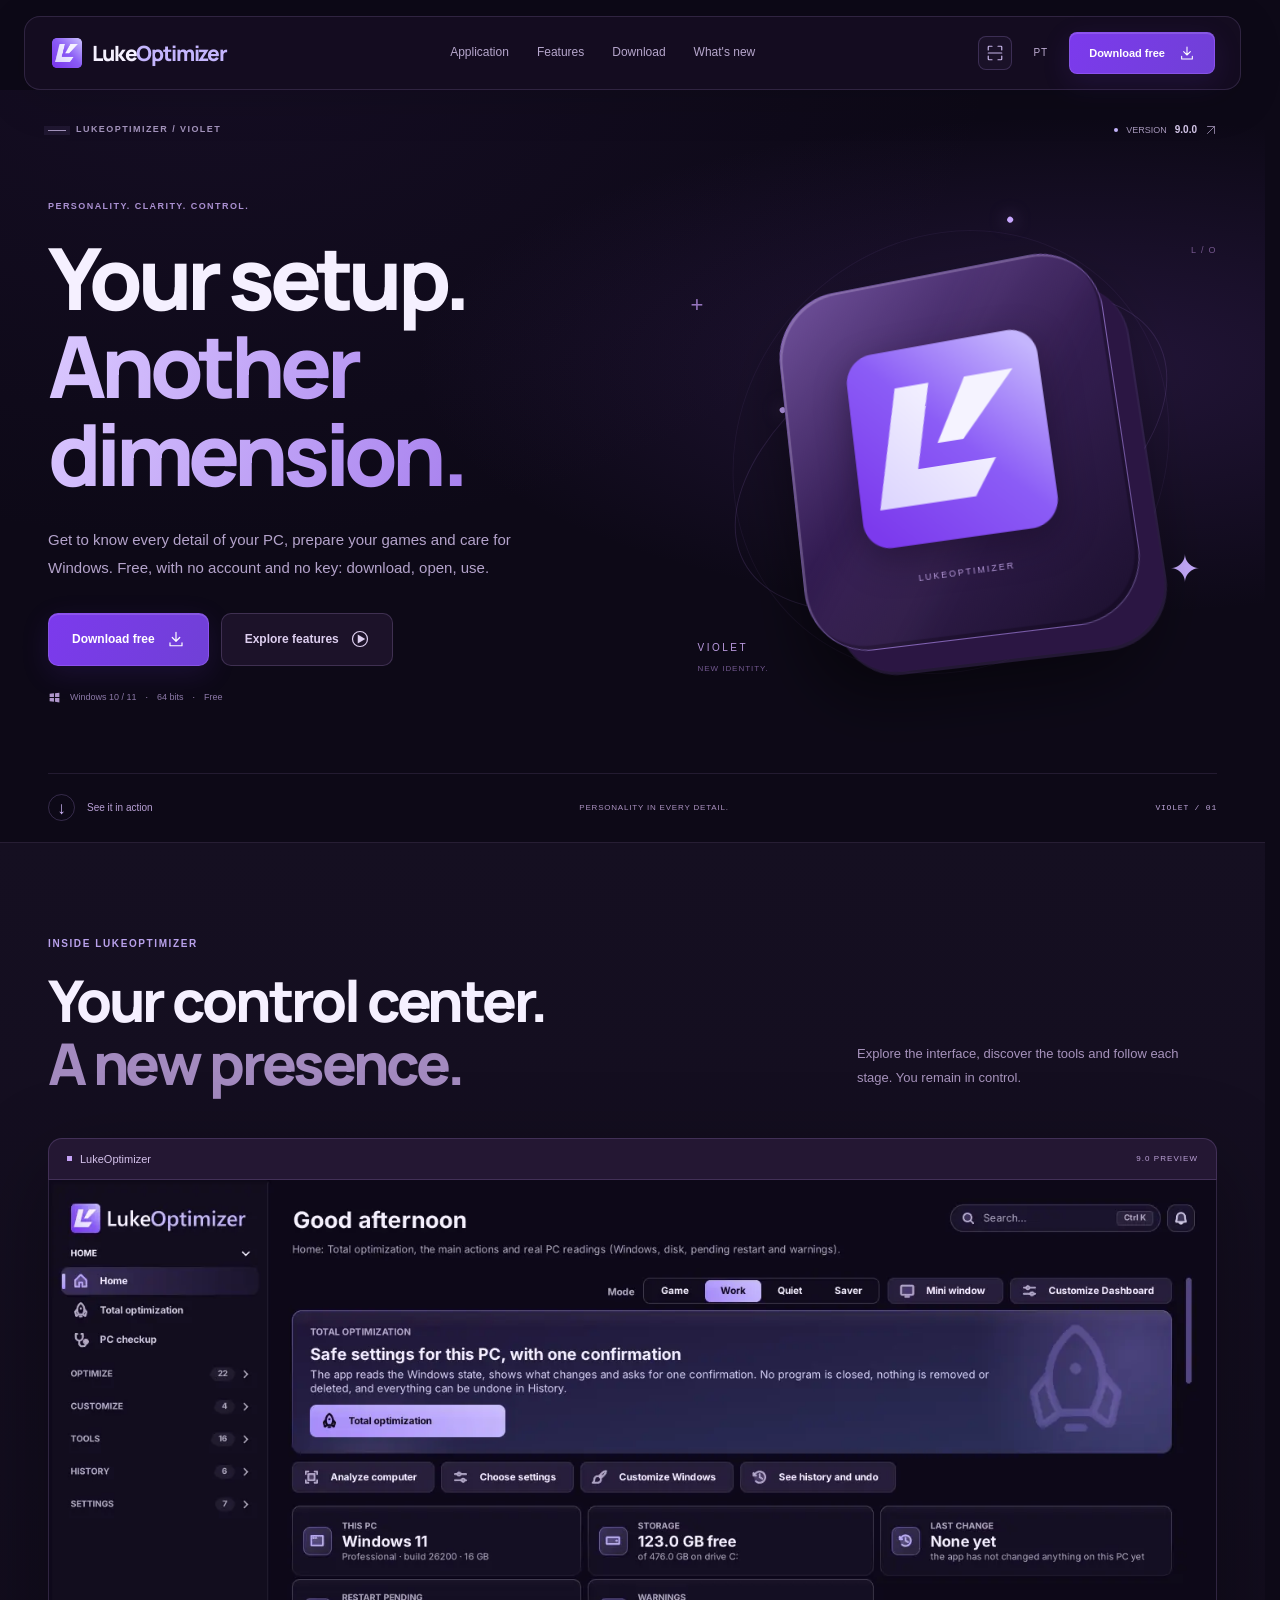
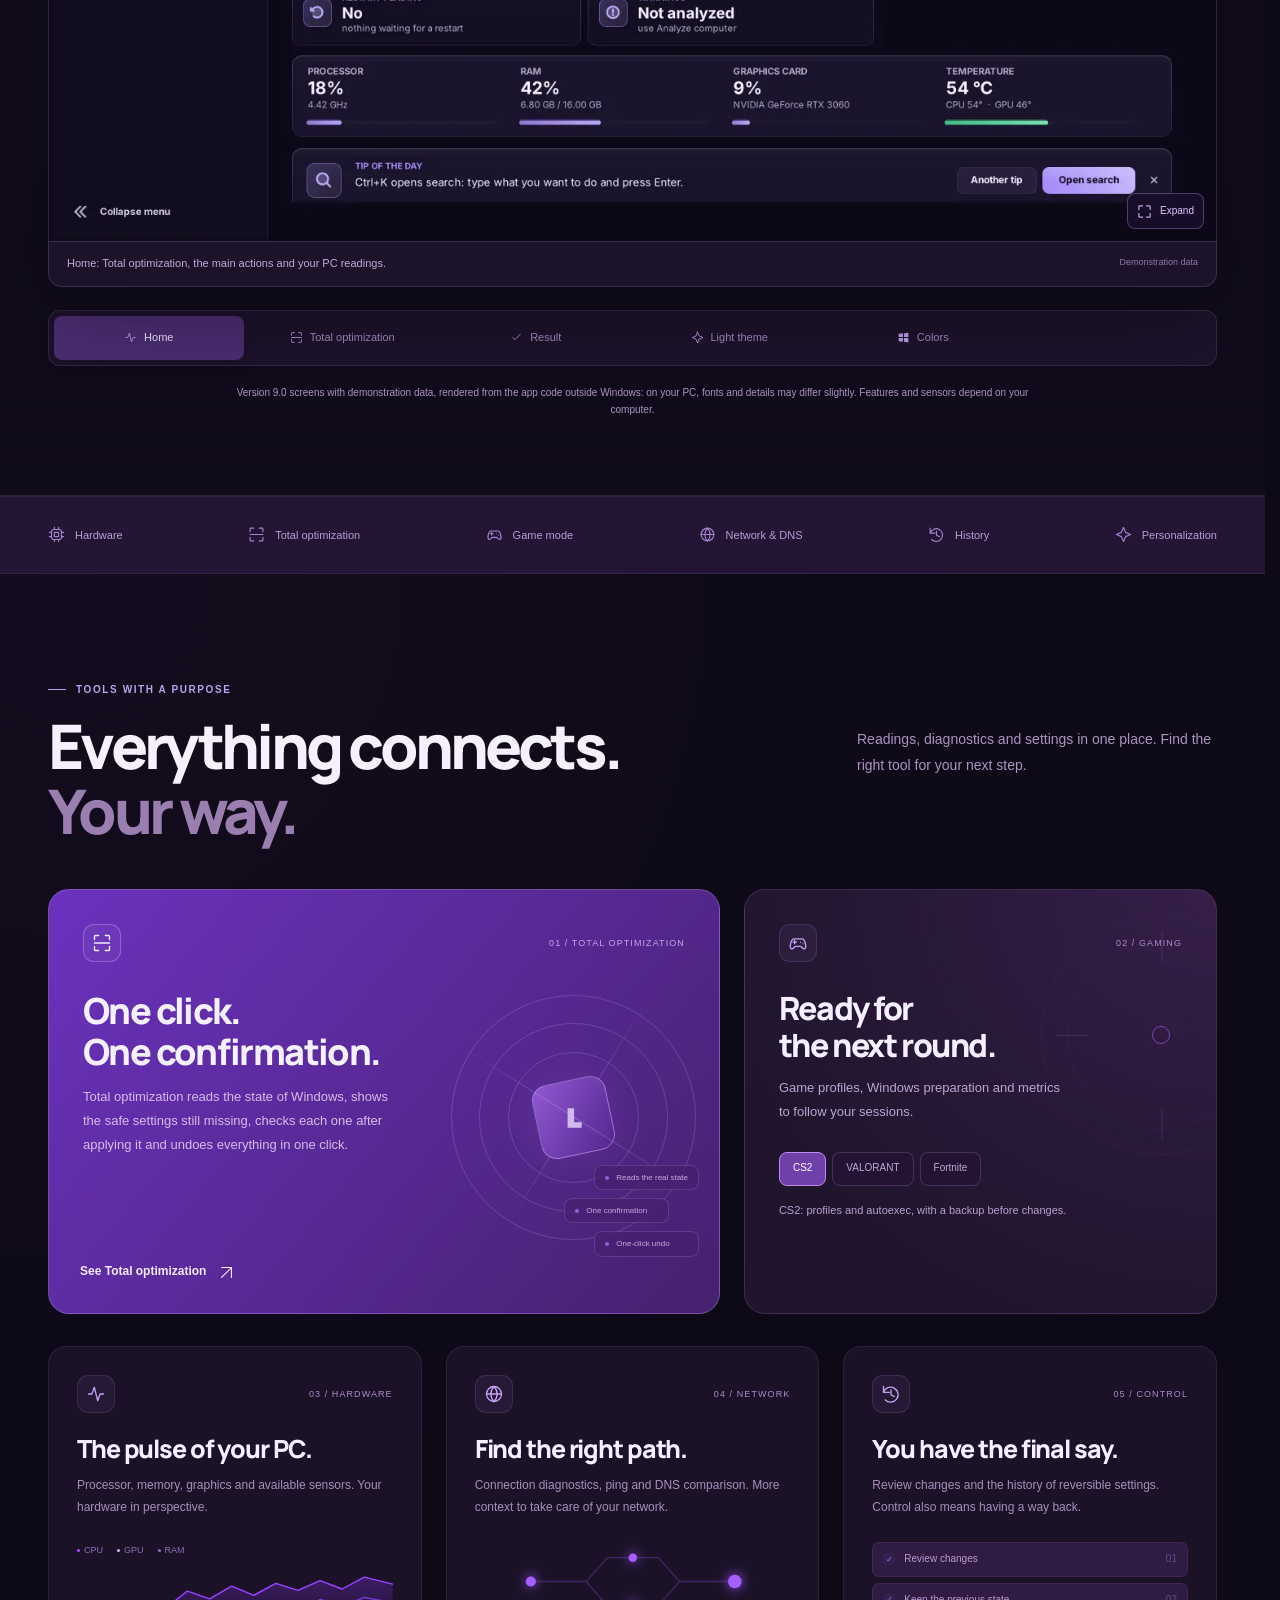
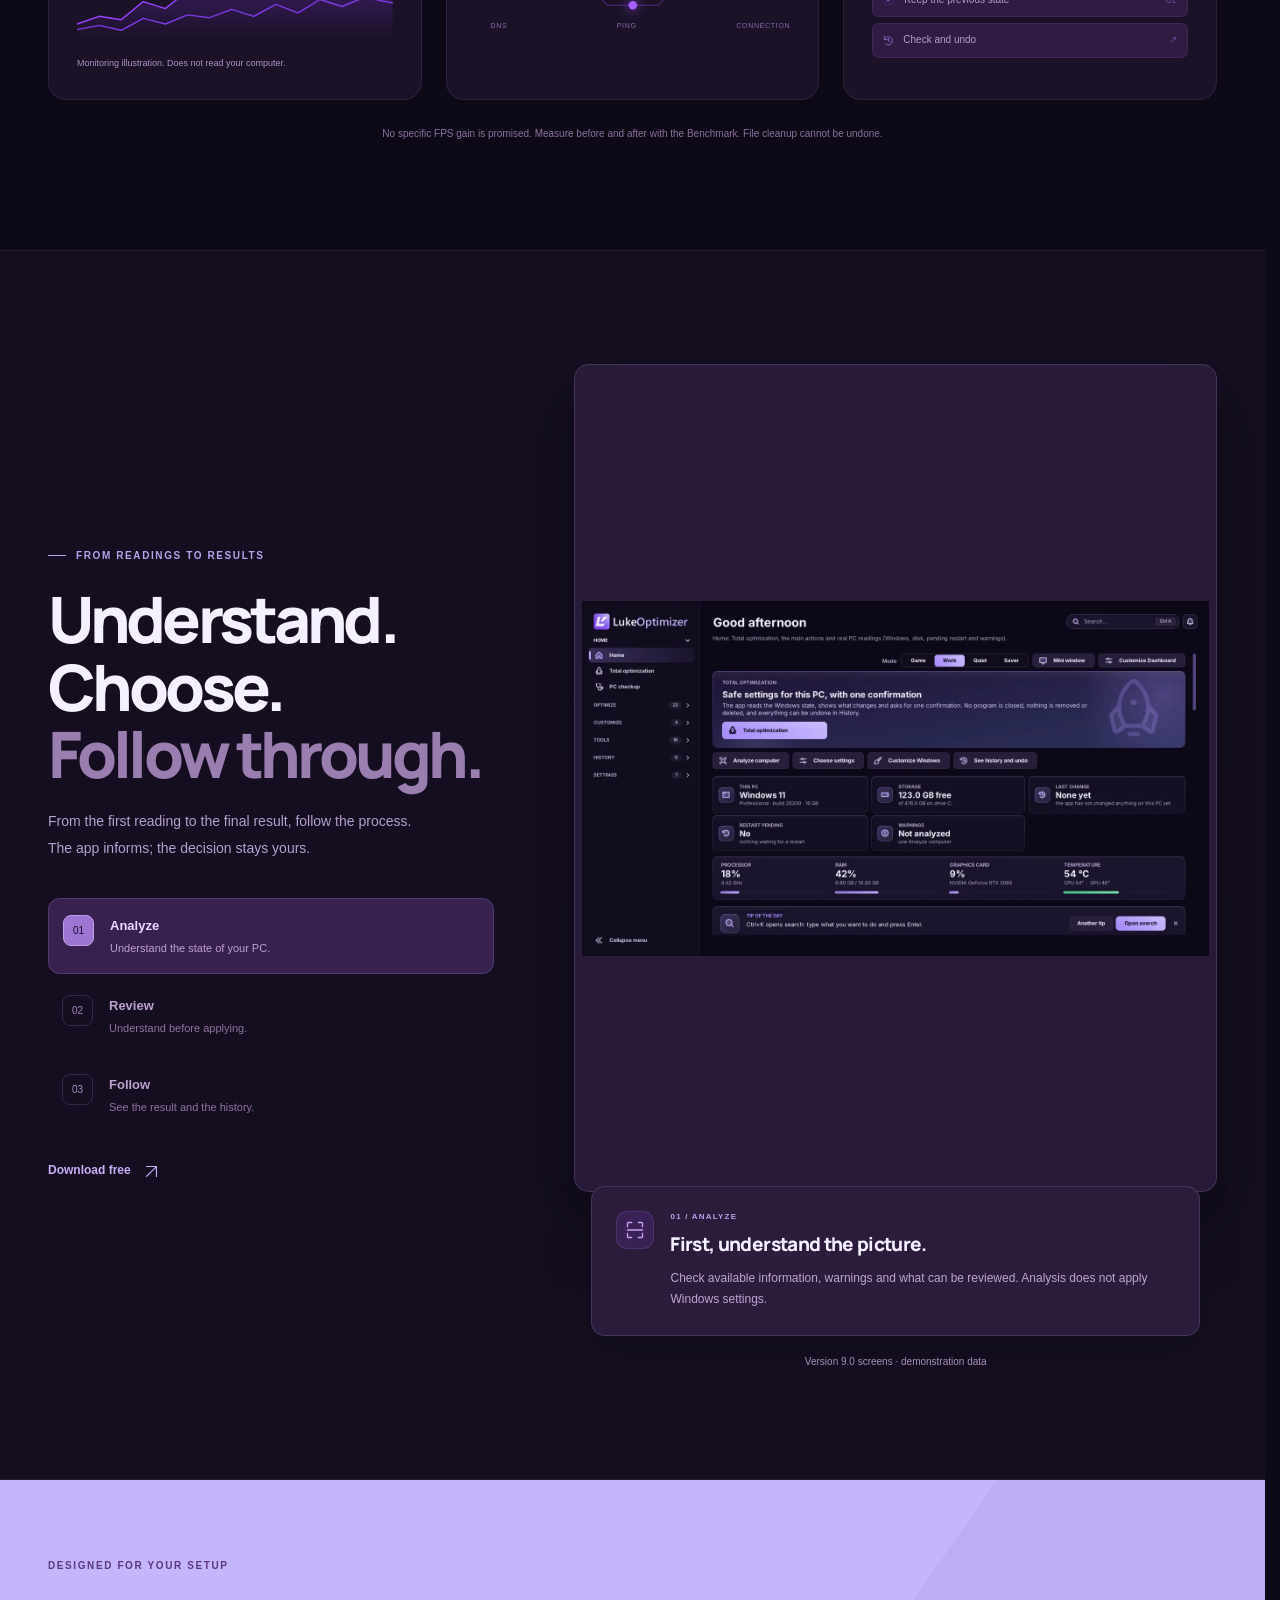
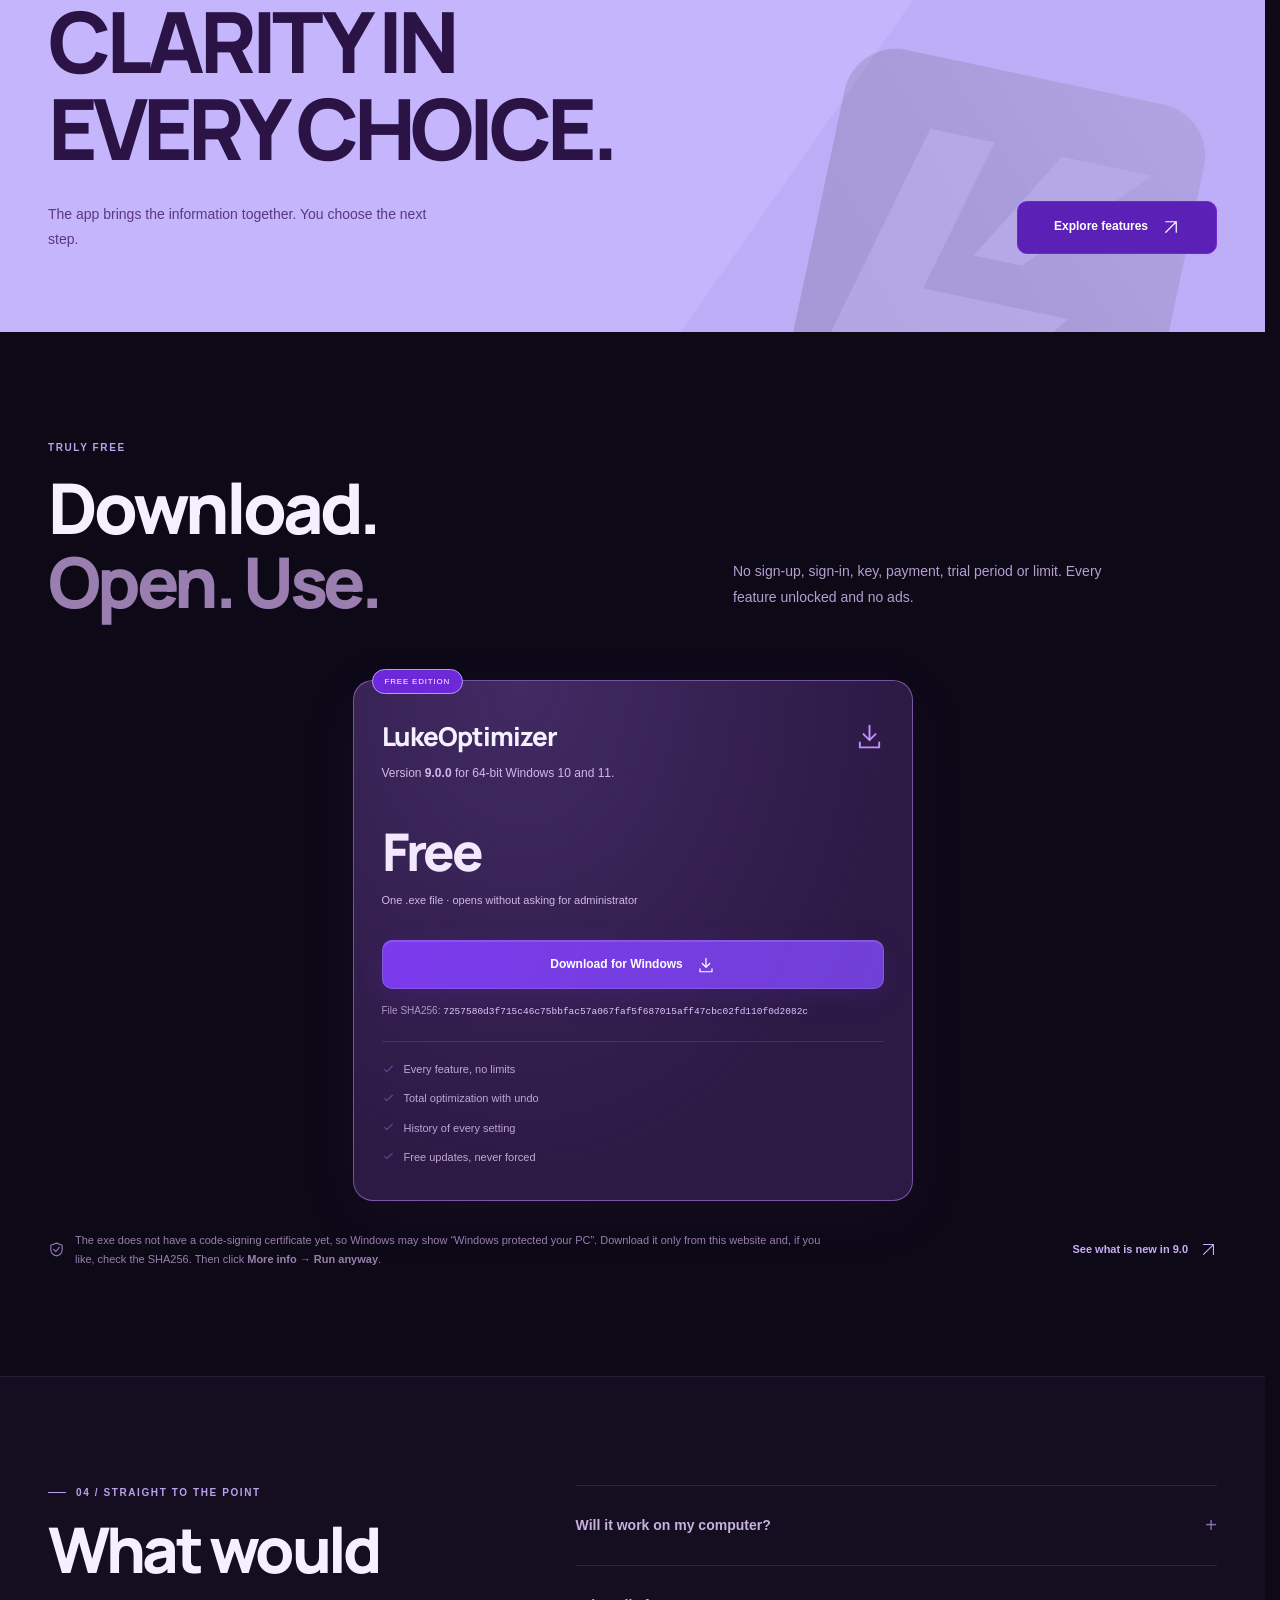
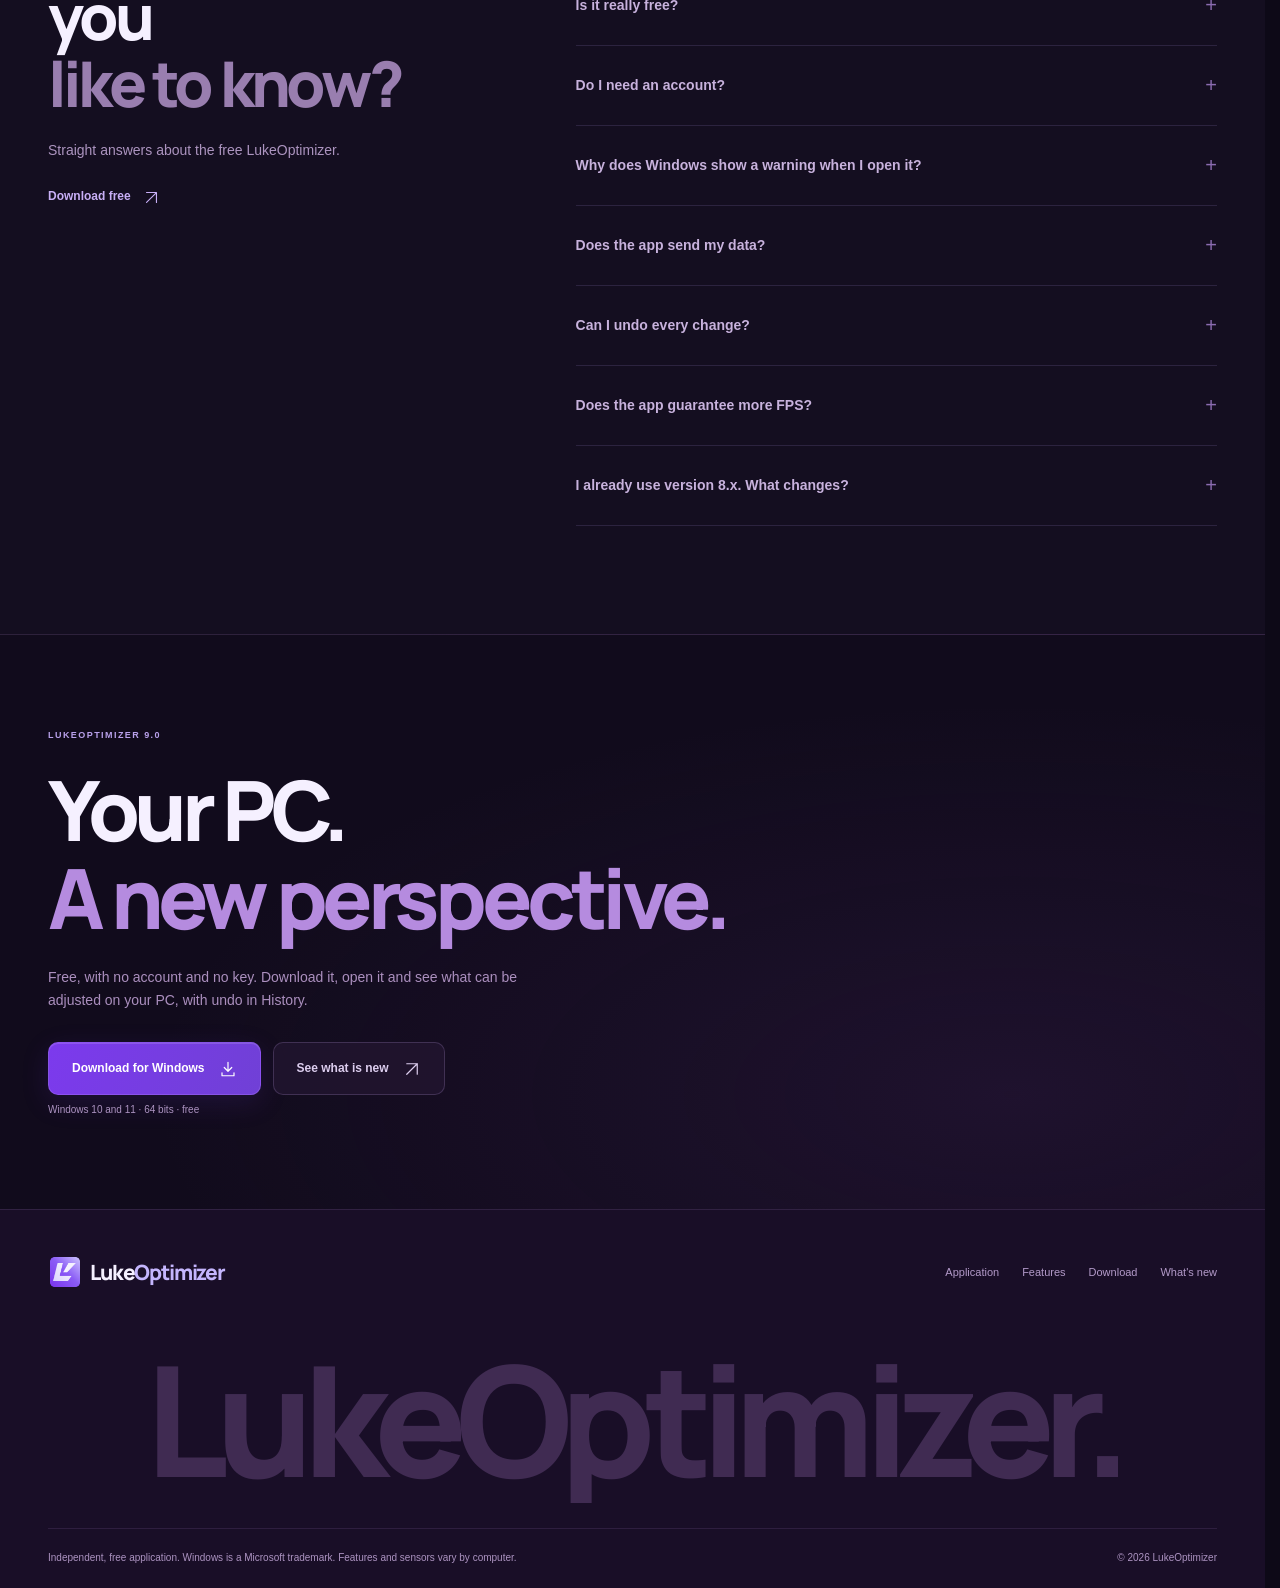
<file: en/index.html>
<!doctype html>
<html lang="en">
<head>
<meta charset="utf-8">
<meta name="viewport" content="width=device-width,initial-scale=1,viewport-fit=cover">
<meta name="theme-color" content="#0d0917">
<meta name="luke-design" content="violet-9.0">
<title>LukeOptimizer — Free for Windows 10 and 11</title>
<meta name="description" content="LukeOptimizer is free: understand your hardware, prepare your games and look after Windows 10 and 11. No account, no key and no payment. Settings stay in History, with undo.">
<link rel="canonical" href="https://lukeoptimizer.online/en/">
<link rel="alternate" hreflang="pt-BR" href="https://lukeoptimizer.online/">
<link rel="alternate" hreflang="en" href="https://lukeoptimizer.online/en/">
<link rel="icon" href="../assets/favicon.png" type="image/png">
<link rel="apple-touch-icon" href="../assets/luke-symbol.png">
<meta property="og:type" content="website">
<meta property="og:site_name" content="LukeOptimizer">
<meta property="og:title" content="LukeOptimizer — Free for Windows 10 and 11">
<meta property="og:description" content="LukeOptimizer is free: understand your hardware, prepare your games and look after Windows 10 and 11. No account, no key and no payment. Settings stay in History, with undo.">
<meta property="og:url" content="https://lukeoptimizer.online/en/">
<meta property="og:image" content="https://lukeoptimizer.online/assets/og.jpg">
<meta name="twitter:card" content="summary_large_image">
<link rel="preload" href="../assets/manrope-800.woff2" as="font" type="font/woff2" crossorigin>
<link rel="stylesheet" href="../site.css?v=20261105-gratis-1">
<link rel="stylesheet" href="../identity.css?v=20261105-gratis-1">
<link rel="stylesheet" href="../violet.css?v=20261105-gratis-1">
<script src="../model.js?v=20261105-gratis-1" defer></script>
<script src="../app.js?v=20261105-gratis-1" defer></script>
<script src="../explorer.js?v=20261105-gratis-1" defer></script>
<script type="application/ld+json">{"@context":"https://schema.org","@type":"SoftwareApplication","name":"LukeOptimizer","softwareVersion":"9.0.0","operatingSystem":"Windows 10, Windows 11 (64 bits)","applicationCategory":"UtilitiesApplication","url":"https://lukeoptimizer.online/en/","downloadUrl":"https://lukeoptimizer.online/downloads/LukeOptimizer-9.0.0.exe","isAccessibleForFree":true,"offers":{"@type":"Offer","price":"0","priceCurrency":"BRL"}}</script>
</head>
<body>
<a class="skip-link" href="#conteudo">Skip to content</a>
<header class="site-header" id="site-header"><div class="header-inner"><a class="brand" href="#inicio" aria-label="LukeOptimizer, home"><img src="../assets/luke-symbol.png" width="31" height="31" alt=""><span>Luke<span>Optimizer</span></span></a><nav class="nav-links" id="main-nav" aria-label="Main navigation"><a href="#aplicativo">Application</a><a href="#recursos">Features</a><a href="#baixar">Download</a><a href="novidades.html">What's new</a></nav><div class="header-actions"><button type="button" class="header-guide" data-explorer-open aria-label="Explore features" hidden><svg aria-hidden="true"><use href="../assets/icons.svg#scan"/></svg></button><a class="language-link" href="../" lang="pt-BR" hreflang="pt-BR" aria-label="Versão em português">PT</a><a class="button button-primary" href="#baixar">Download free<svg aria-hidden="true"><use href="../assets/icons.svg#download"/></svg></a><button class="menu-toggle" id="menu-toggle" type="button" aria-controls="main-nav" aria-expanded="false" aria-label="Open menu" hidden><i></i><i></i></button></div></div><div class="header-progress" aria-hidden="true"><span></span></div></header>
<main id="conteudo">
<section class="hero violet-hero" id="inicio" aria-labelledby="hero-title">
 <div class="violet-aurora" aria-hidden="true"></div>
 <div class="wrap hero-meta"><p class="eyebrow"><span class="identity-square"></span>LUKEOPTIMIZER / VIOLET</p><a class="version-pill" href="novidades.html"><span class="status-dot"></span>VERSION <b data-published-version>9.0.0</b><svg aria-hidden="true"><use href="../assets/icons.svg#arrow-up-right"/></svg></a></div>
 <div class="wrap hero-grid">
  <div class="hero-intro"><p class="eyebrow hero-eyebrow">PERSONALITY. CLARITY. CONTROL.</p><h1 id="hero-title"><span>Your setup.</span><span class="hero-outline">Another dimension.</span></h1><p class="hero-description">Get to know every detail of your PC, prepare your games and care for Windows. Free, with no account and no key: download, open, use.</p><div class="hero-buttons"><a class="button button-primary" href="#baixar">Download free<svg aria-hidden="true"><use href="../assets/icons.svg#download"/></svg></a><button class="button button-ghost" type="button" data-explorer-open hidden>Explore features<svg aria-hidden="true"><use href="../assets/icons.svg#play"/></svg></button></div><p class="hero-platform"><svg aria-hidden="true"><use href="../assets/icons.svg#windows"/></svg>Windows 10 / 11 <span>·</span> 64 bits <span>·</span> Free</p></div>
  <div class="violet-sculpture" aria-hidden="true"><div class="violet-orbit orbit-one"></div><div class="violet-orbit orbit-two"></div><div class="violet-monolith"><div class="monolith-sheen"></div><img src="../assets/luke-symbol.png" alt="" width="512" height="512"><span>LUKEOPTIMIZER</span></div><span class="sculpture-label">VIOLET<br><b>NEW IDENTITY.</b></span><span class="sculpture-coordinate">L / O</span><i class="violet-star star-one">✦</i><i class="violet-star star-two">+</i></div>
 </div>
 <div class="wrap hero-bottom"><a href="#aplicativo"><span class="scroll-indicator" aria-hidden="true">↓</span>See it in action</a><span>PERSONALITY IN EVERY DETAIL.</span><span>VIOLET / 01</span></div>
</section>
<section class="product-section" id="aplicativo" aria-labelledby="product-heading"><div class="wrap"><div class="product-section-heading"><div><p class="eyebrow">INSIDE LUKEOPTIMIZER</p><h2 id="product-heading">Your control center.<br><span>A new presence.</span></h2></div><p>Explore the interface, discover the tools and follow each stage. You remain in control.</p></div><div class="hero-console">
      <span class="anchor-alias" id="produto" aria-hidden="true"></span><span class="anchor-alias" id="visual-novo" aria-hidden="true"></span>
      <div class="console-caption"><span>EXPLORE LUKEOPTIMIZER</span><span>VIOLET / 9.0 <i></i></span></div>
      <div class="product-hero">
        <div class="product-toolbar"><span class="console-dot" aria-hidden="true"></span><span>LukeOptimizer</span><span class="real-capture" id="shot-kind">9.0 PREVIEW</span></div>
        <div class="product-stage" id="screen-panel" role="tabpanel" aria-labelledby="screen-tab-violet">
          <img id="hero-image" src="../assets/app90/inicio-en.webp" width="1432" height="812" alt="LukeOptimizer 9.0 Home with demonstration data" fetchpriority="high" decoding="async">
          <button class="zoom-button" type="button" data-zoom-open aria-label="Enlarge the application screenshot" hidden><svg><use href="../assets/icons.svg#expand"/></svg><span>Expand</span></button>
        </div>
        <div class="product-bottom"><p id="shot-caption">Home: Total optimization, the main actions and your PC readings.</p><span>Demonstration data</span></div>
      </div>
      <div class="console-control-label"><span>CHOOSE A SCREEN</span><svg aria-hidden="true"><use href="../assets/icons.svg#arrow-up-right"/></svg></div>
      <div class="shot-tabs" role="tablist" aria-label="Explore the LukeOptimizer screens" aria-controls="screen-panel"><button type="button" role="tab" data-shot="inicio" data-kind="9.0 PREVIEW" data-image="../assets/app90/inicio-en.webp" data-alt="LukeOptimizer 9.0 Home with demonstration data" data-caption="Home: Total optimization, the main actions and your PC readings." id="screen-tab-inicio" aria-controls="screen-panel" aria-selected="true" tabindex="0" disabled><svg aria-hidden="true"><use href="../assets/icons.svg#activity"/></svg>Home</button><button type="button" role="tab" data-shot="total" data-kind="9.0 PREVIEW" data-image="../assets/app90/total-en.webp" data-alt="Total optimization plan read from Windows, with demonstration data" data-caption="The plan comes from the real state of Windows. Nothing changes until you confirm." id="screen-tab-total" aria-controls="screen-panel" aria-selected="false" tabindex="-1" disabled><svg aria-hidden="true"><use href="../assets/icons.svg#scan"/></svg>Total optimization</button><button type="button" role="tab" data-shot="resultado" data-kind="9.0 PREVIEW" data-image="../assets/app90/resultado-en.webp" data-alt="Total optimization result read back from Windows, with demonstration data" data-caption="Each setting read back from Windows after applying, with one-click undo." id="screen-tab-resultado" aria-controls="screen-panel" aria-selected="false" tabindex="-1" disabled><svg aria-hidden="true"><use href="../assets/icons.svg#check"/></svg>Result</button><button type="button" role="tab" data-shot="claro" data-kind="9.0 PREVIEW" data-image="../assets/app90/claro-en.webp" data-alt="The app in the light theme; the website stays dark" data-caption="The app adapts to the way you work." id="screen-tab-claro" aria-controls="screen-panel" aria-selected="false" tabindex="-1" disabled><svg aria-hidden="true"><use href="../assets/icons.svg#spark"/></svg>Light theme</button><button type="button" role="tab" data-shot="cores" data-kind="9.0 PREVIEW" data-image="../assets/app90/cores-en.webp" data-alt="LukeOptimizer with the blue accent color" data-caption="Six accent colors, or your Windows color." id="screen-tab-cores" aria-controls="screen-panel" aria-selected="false" tabindex="-1" disabled><svg aria-hidden="true"><use href="../assets/icons.svg#windows"/></svg>Colors</button></div>
      <p class="product-footnote">Version 9.0 screens with demonstration data, rendered from the app code outside Windows: on your PC, fonts and details may differ slightly. Features and sensors depend on your computer.</p>
    </div>
</div></section>
<div class="capability-strip"><div class="wrap capability-inner"><span><svg aria-hidden="true"><use href="../assets/icons.svg#chip"/></svg>Hardware</span><span><svg aria-hidden="true"><use href="../assets/icons.svg#scan"/></svg>Total optimization</span><span><svg aria-hidden="true"><use href="../assets/icons.svg#gamepad"/></svg>Game mode</span><span><svg aria-hidden="true"><use href="../assets/icons.svg#network"/></svg>Network &amp; DNS</span><span><svg aria-hidden="true"><use href="../assets/icons.svg#restore"/></svg>History</span><span><svg aria-hidden="true"><use href="../assets/icons.svg#spark"/></svg>Personalization</span></div></div>
<section class="section toolkit" id="recursos" aria-labelledby="toolkit-title">
  <div class="wrap">
    <div class="section-top"><div><p class="eyebrow"><span></span>TOOLS WITH A PURPOSE</p><h2 id="toolkit-title">Everything connects.<br><span>Your way.</span></h2></div><p class="section-description">Readings, diagnostics and settings in one place. Find the right tool for your next step.</p></div>
    <div class="bento-grid">
      <article class="bento scan-card">
        <div class="card-top"><span class="icon-box"><svg><use href="../assets/icons.svg#scan"/></svg></span><span class="card-index">01 / TOTAL OPTIMIZATION</span></div>
        <h3>One click.<br>One confirmation.</h3><p>Total optimization reads the state of Windows, shows the safe settings still missing, checks each one after applying it and undoes everything in one click.</p>
        <div class="scan-visual" aria-hidden="true"><div class="scan-orbits"><i></i><i></i><i></i><span><svg><use href="../assets/icons.svg#symbol"/></svg></span></div><div class="scan-signals"><span><i></i>Reads the real state</span><span><i></i>One confirmation</span><span><i></i>One-click undo</span></div></div>
        <button class="text-link" type="button" data-go-shot="total" hidden>See Total optimization<svg><use href="../assets/icons.svg#arrow-up-right"/></svg></button>
      </article>
      <article class="bento games-card" id="jogos">
        <div class="card-top"><span class="icon-box"><svg><use href="../assets/icons.svg#gamepad"/></svg></span><span class="card-index">02 / GAMING</span></div>
        <div class="crosshair-art" aria-hidden="true"><i></i><i></i><i></i><i></i><span></span></div>
        <h3>Ready for<br>the next round.</h3><p>Game profiles, Windows preparation and metrics to follow your sessions.</p>
        <div class="game-selector" role="group" aria-label="Explore tools for each game"><button type="button" data-game="cs2" aria-pressed="true" disabled>CS2</button><button type="button" data-game="valorant" aria-pressed="false" disabled>VALORANT</button><button type="button" data-game="fortnite" aria-pressed="false" disabled>Fortnite</button></div>
        <p class="game-detail" id="game-detail" aria-live="polite">CS2: profiles and autoexec, with a backup before changes.</p>
      </article>
      <article class="bento monitor-card">
        <div class="card-top"><span class="icon-box"><svg><use href="../assets/icons.svg#activity"/></svg></span><span class="card-index">03 / HARDWARE</span></div>
        <h3>The pulse of your PC.</h3><p>Processor, memory, graphics and available sensors. Your hardware in perspective.</p>
        <div class="mini-chart" aria-hidden="true"><div><span>CPU</span><span>GPU</span><span>RAM</span></div><svg viewBox="0 0 400 100" preserveAspectRatio="none"><defs><linearGradient id="chart-fill" x1="0" y1="0" x2="0" y2="1"><stop offset="0" stop-color="#9237ff" stop-opacity=".28"/><stop offset="1" stop-color="#9237ff" stop-opacity="0"/></linearGradient></defs><path d="M0 80 28 69 56 74 84 48 112 58 140 33 168 44 196 26 224 39 252 22 280 32 308 18 336 30 364 13 400 23V100H0Z" fill="url(#chart-fill)"/><path d="M0 80 28 69 56 74 84 48 112 58 140 33 168 44 196 26 224 39 252 22 280 32 308 18 336 30 364 13 400 23" fill="none" stroke="#9842ff" stroke-width="2"/><path d="M0 88 28 82 56 89 84 72 112 80 140 67 168 71 196 59 224 69 252 52 280 64 308 45 336 55 364 42 400 50" fill="none" stroke="#7a38df" stroke-width="2"/></svg></div>
        <span class="fine-label">Monitoring illustration. Does not read your computer.</span>
      </article>
      <article class="bento network-card" id="rede">
        <div class="card-top"><span class="icon-box"><svg><use href="../assets/icons.svg#network"/></svg></span><span class="card-index">04 / NETWORK</span></div>
        <h3>Find the right path.</h3><p>Connection diagnostics, ping and DNS comparison. More context to take care of your network.</p>
        <div class="network-art" aria-hidden="true"><svg viewBox="0 0 310 100"><path d="M35 50h65l25-28h60l25 28h65M100 50l25 28h60l25-28" fill="none" stroke="#402563" stroke-width="1.5"/><circle cx="35" cy="50" r="6"/><circle cx="155" cy="22" r="5"/><circle cx="155" cy="78" r="5"/><circle cx="275" cy="50" r="8"/></svg><span>DNS</span><span>PING</span><span>CONNECTION</span></div>
      </article>
      <article class="bento history-card">
        <div class="card-top"><span class="icon-box"><svg><use href="../assets/icons.svg#restore"/></svg></span><span class="card-index">05 / CONTROL</span></div>
        <h3>You have the final say.</h3><p>Review changes and the history of reversible settings. Control also means having a way back.</p>
        <div class="history-art" aria-hidden="true"><div><span class="small-check">✓</span><span>Review changes</span><span>01</span></div><div><span class="small-check">✓</span><span>Keep the previous state</span><span>02</span></div><div><svg><use href="../assets/icons.svg#restore"/></svg><span>Check and undo</span><span>↗</span></div></div>
      </article>
    </div>
    <p class="section-footnote">No specific FPS gain is promised. Measure before and after with the Benchmark. File cleanup cannot be undone.</p>
  </div>
</section>
<section class="section workflow" id="como-funciona" aria-labelledby="workflow-title">
  <div class="wrap workflow-layout">
    <div class="workflow-copy"><p class="eyebrow"><span></span>FROM READINGS TO RESULTS</p><h2 id="workflow-title">Understand.<br>Choose.<br><span>Follow through.</span></h2><p>From the first reading to the final result, follow the process. The app informs; the decision stays yours.</p><div class="flow-steps" role="tablist" aria-label="Explore the optimization stages"><button class="flow-step" type="button" role="tab" data-step="0" data-label="01 / ANALYZE" data-title="First, understand the picture." data-description="Check available information, warnings and what can be reviewed. Analysis does not apply Windows settings." data-image="../assets/app90/inicio-en.webp" data-icon="scan" data-alt="LukeOptimizer 9.0 Home with demonstration data" id="flow-step-0" aria-controls="flow-panel" aria-selected="true" tabindex="0" disabled><span>01</span><div><b>Analyze</b><small>Understand the state of your PC.</small></div></button><button class="flow-step" type="button" role="tab" data-step="1" data-label="02 / REVIEW" data-title="You choose what changes." data-description="Read recommendations and the consequences of settings. Apply only what makes sense for your computer." data-image="../assets/app90/total-en.webp" data-icon="shield" data-alt="Total optimization plan read from Windows, with demonstration data" id="flow-step-1" aria-controls="flow-panel" aria-selected="false" tabindex="-1" disabled><span>02</span><div><b>Review</b><small>Understand before applying.</small></div></button><button class="flow-step" type="button" role="tab" data-step="2" data-label="03 / FOLLOW" data-title="Results, with context." data-description="Check what was applied, what was verified and what needs attention. Use the history for reversible settings." data-image="../assets/app90/resultado-en.webp" data-icon="restore" data-alt="Total optimization result read back from Windows, with demonstration data" id="flow-step-2" aria-controls="flow-panel" aria-selected="false" tabindex="-1" disabled><span>03</span><div><b>Follow</b><small>See the result and the history.</small></div></button></div><a class="text-link" href="#baixar">Download free<svg><use href="../assets/icons.svg#arrow-up-right"/></svg></a></div>
    <div class="workflow-display" id="flow-panel" role="tabpanel" aria-labelledby="flow-step-0"><div class="workflow-image"><img id="flow-image" src="../assets/app90/inicio-en.webp" width="1432" height="812" loading="lazy" alt="LukeOptimizer 9.0 Home with demonstration data"></div><div class="flow-insight"><span class="icon-box"><svg id="flow-icon"><use href="../assets/icons.svg#scan"/></svg></span><div><span class="eyebrow" id="flow-label">01 / ANALYZE</span><h3 id="flow-title">First, understand the picture.</h3><p id="flow-description">Check available information, warnings and what can be reviewed. Analysis does not apply Windows settings.</p></div></div><span class="workflow-caption">Version 9.0 screens · demonstration data</span></div>
  </div>
</section>
<section class="statement-band" aria-labelledby="statement-title"><div class="wrap statement-inner"><p class="eyebrow">DESIGNED FOR YOUR SETUP</p><h2 id="statement-title">CLARITY IN<br>EVERY CHOICE.</h2><div class="statement-bottom"><p>The app brings the information together. You choose the next step.</p><button class="button" data-explorer-open type="button" hidden>Explore features<svg><use href="../assets/icons.svg#arrow-up-right"/></svg></button></div><img src="../assets/luke-symbol.png" alt="" width="360" height="360" aria-hidden="true" loading="lazy"></div></section>
<section class="section pricing download-section" id="baixar" aria-labelledby="download-title">
  <span class="anchor-alias" id="licencas" aria-hidden="true"></span>
  <div class="wrap">
    <div class="section-center"><p class="eyebrow">TRULY FREE</p><h2 id="download-title">Download.<br><span>Open. Use.</span></h2><p>No sign-up, sign-in, key, payment, trial period or limit. Every feature unlocked and no ads.</p></div>
    <div class="pricing-grid download-grid">
      <article class="price-card price-card-featured"><span class="featured-label">FREE EDITION</span><div class="plan-label"><span>LukeOptimizer</span><svg><use href="../assets/icons.svg#download"/></svg></div><p class="plan-caption">Version <b data-published-version>9.0.0</b> for 64-bit Windows 10 and 11.</p><div class="price-value">Free</div><p class="price-term">One .exe file · opens without asking for administrator</p><a class="button button-primary" href="https://lukeoptimizer.online/downloads/LukeOptimizer-9.0.0.exe" data-release-download>Download for Windows<svg><use href="../assets/icons.svg#download"/></svg></a><p class="plan-note download-sha" data-release-sha-row hidden>File SHA256: <code data-release-sha></code></p><div class="plan-includes"><span><svg aria-hidden="true"><use href="../assets/icons.svg#check"/></svg>Every feature, no limits</span><span><svg aria-hidden="true"><use href="../assets/icons.svg#check"/></svg>Total optimization with undo</span><span><svg aria-hidden="true"><use href="../assets/icons.svg#check"/></svg>History of every setting</span><span><svg aria-hidden="true"><use href="../assets/icons.svg#check"/></svg>Free updates, never forced</span></div></article>
    </div>
    <div class="pricing-bottom"><div><svg><use href="../assets/icons.svg#shield"/></svg><p>The exe does not have a code-signing certificate yet, so Windows may show “Windows protected your PC”. Download it only from this website and, if you like, check the SHA256. Then click <b>More info</b> → <b>Run anyway</b>.</p></div><a class="text-link" href="novidades.html">See what is new in 9.0<svg><use href="../assets/icons.svg#arrow-up-right"/></svg></a></div>
  </div>
</section>
<section class="section faq-section" id="duvidas" aria-labelledby="faq-title"><div class="wrap faq-layout"><div><p class="eyebrow"><span></span>04 / STRAIGHT TO THE POINT</p><h2 id="faq-title">What would you<br><span>like to know?</span></h2><p>Straight answers about the free LukeOptimizer.</p><a class="text-link" href="#baixar">Download free<svg><use href="../assets/icons.svg#arrow-up-right"/></svg></a></div><div class="faq-list"><details><summary>Will it work on my computer?</summary><p>LukeOptimizer is built for 64-bit Windows 10 and 11. Available features and sensors depend on your hardware, drivers and permissions.</p></details><details><summary>Is it really free?</summary><p>Yes. Since version 9.0, LukeOptimizer is free: no sign-up, sign-in, key, payment, trial period or usage limit. Every feature is unlocked and there are no ads.</p></details><details><summary>Do I need an account?</summary><p>No. The app has no account and no sign-in. Your preferences, History and backups stay on your computer.</p></details><details><summary>Why does Windows show a warning when I open it?</summary><p>The file does not have a code-signing certificate yet, and SmartScreen warns like this about programs it does not know yet. Download it only from this website. To check the file, run <code>Get-FileHash</code> in PowerShell with the path of the downloaded exe and compare it with the SHA256 shown under Download. Then click More info → Run anyway.</p></details><details><summary>Does the app send my data?</summary><p>There is no account, sign-in or telemetry. To know whether there is a new version, the app reads a public, signed notice from this website; you can turn that off in Settings, and updating is never mandatory. Network tests and ping run only when you ask.</p></details><details><summary>Can I undo every change?</summary><p>Reversible settings can be reviewed in History and undone when conditions allow; Total optimization undoes everything in one click. File cleanup and deletion cannot be undone. Review before applying.</p></details><details><summary>Does the app guarantee more FPS?</summary><p>There is no single gain for every computer. Results depend on your hardware, games and Windows state. Use measurements and the Benchmark to compare before and after.</p></details><details><summary>I already use version 8.x. What changes?</summary><p>Download 9.0 here and open it: it asks for no key or account and keeps your preferences, History and backups. If 8.x was installed in Program Files, use Settings → Update installation.</p></details></div></div></section>
<section class="closing-section"><div class="wrap closing-inner"><div class="closing-orb" aria-hidden="true"><img src="../assets/luke-symbol.png" alt="" width="150" height="150"></div><p class="eyebrow">LUKEOPTIMIZER 9.0</p><h2>Your PC.<br><span>A new perspective.</span></h2><p>Free, with no account and no key. Download it, open it and see what can be adjusted on your PC, with undo in History.</p><div class="hero-buttons"><a class="button button-primary" href="https://lukeoptimizer.online/downloads/LukeOptimizer-9.0.0.exe" data-release-download>Download for Windows<svg><use href="../assets/icons.svg#download"/></svg></a><a class="button button-ghost" href="novidades.html">See what is new<svg><use href="../assets/icons.svg#arrow-up-right"/></svg></a></div><small>Windows 10 and 11 · 64 bits · free</small></div></section>
</main>
<footer class="site-footer"><div class="wrap"><div class="footer-main"><a class="brand" href="#inicio"><img src="../assets/luke-symbol.png" width="31" height="31" alt=""><span>Luke<span>Optimizer</span></span></a><nav class="footer-nav" aria-label="Footer"><a href="#aplicativo">Application</a><a href="#recursos">Features</a><a href="#baixar">Download</a><a href="novidades.html">What's new</a></nav></div><div class="footer-word" aria-hidden="true">LukeOptimizer.</div><div class="footer-bottom"><p>Independent, free application. Windows is a Microsoft trademark. Features and sensors vary by computer.</p><span>© <span id="year">2026</span> LukeOptimizer</span></div></div></footer>
<dialog class="explorer-dialog" id="explorer-dialog" aria-labelledby="explorer-title"><div class="dialog-top"><p class="eyebrow">LUKEOPTIMIZER / FEATURE GUIDE</p><button type="button" class="icon-button" data-close-dialog aria-label="Close"><svg aria-hidden="true"><use href="../assets/icons.svg#close"/></svg></button></div><h2 id="explorer-title">What is your next step?</h2><p class="explorer-description">Find the LukeOptimizer feature you want to explore.</p><label class="sr-only" for="explorer-input">Search application features</label><div class="explorer-search"><svg aria-hidden="true"><use href="../assets/icons.svg#scan"/></svg><input id="explorer-input" type="search" placeholder="Search analysis, games, themes…" aria-controls="explorer-results" autocomplete="off" spellcheck="false"></div><p class="sr-only" id="explorer-status" role="status"></p><div id="explorer-results" class="explorer-results"></div><p id="explorer-empty" class="explorer-empty" hidden>No feature found. Try another word.</p><p class="explorer-hint">↑ ↓ to navigate · Enter to explore · Esc to close</p></dialog>
<dialog class="zoom-dialog" id="zoom-dialog" aria-labelledby="zoom-title"><div class="dialog-top"><h2 id="zoom-title">Inside LukeOptimizer</h2><button type="button" class="icon-button" data-close-dialog aria-label="Close"><svg><use href="../assets/icons.svg#close"/></svg></button></div><img id="zoom-image" src="../assets/app90/inicio-en.webp" alt="LukeOptimizer 9.0 Home with demonstration data" width="1432" height="812"><p>Version 9.0 screens with demonstration data, rendered from the app code outside Windows: on your PC, fonts and details may differ slightly. Features and sensors depend on your computer.</p></dialog>
</body></html>
</file>
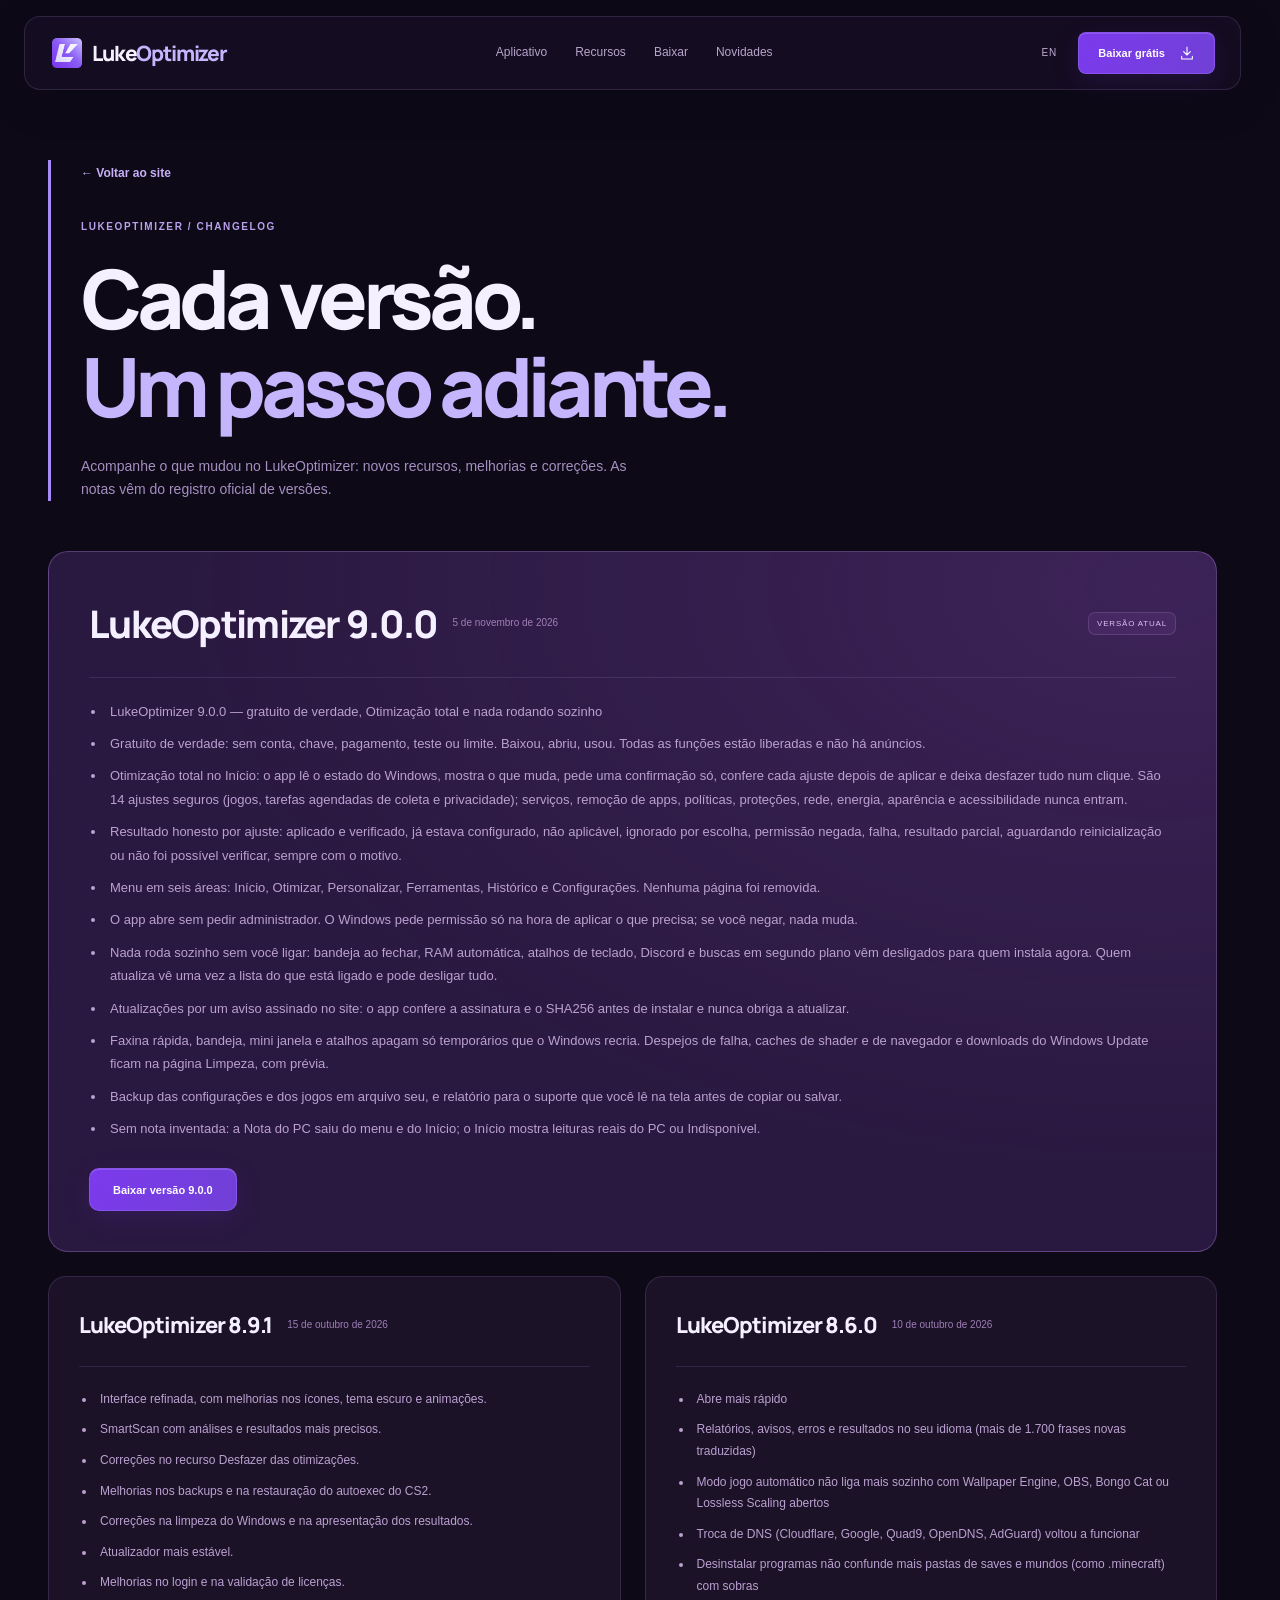
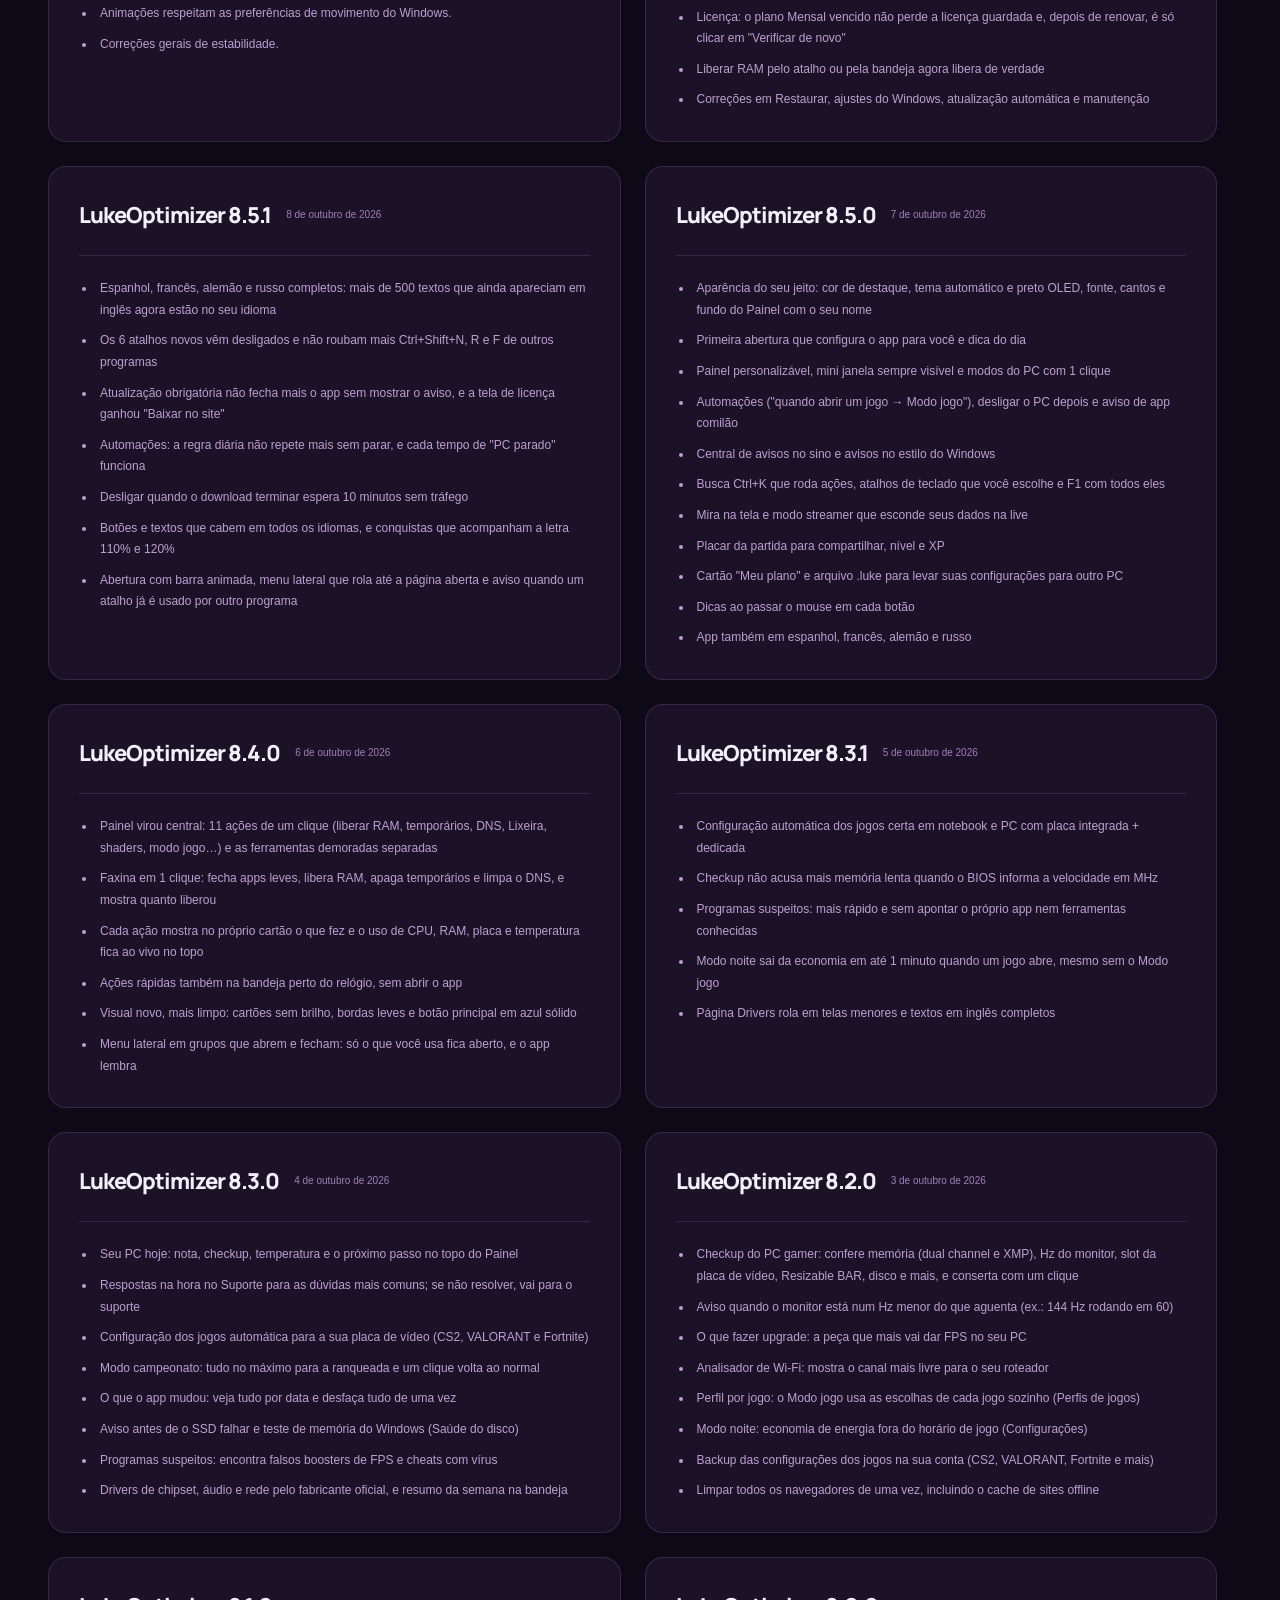
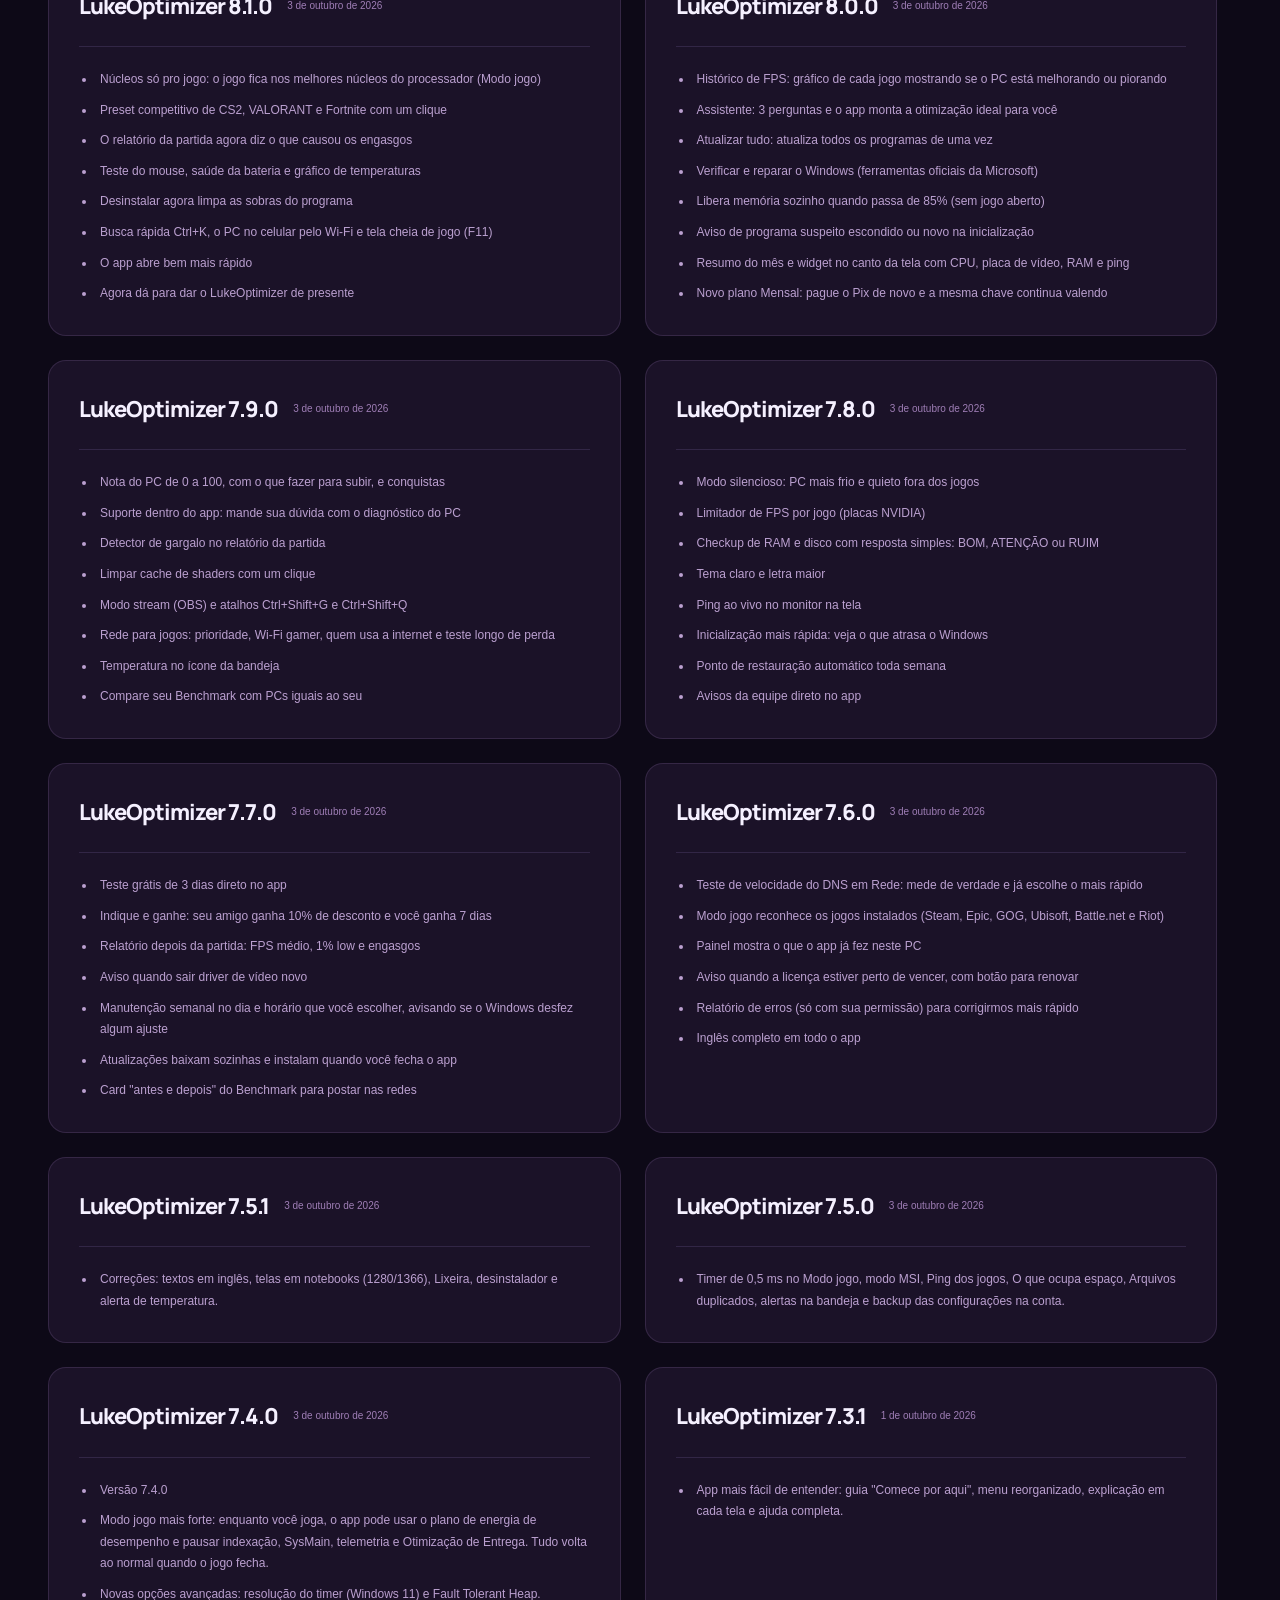
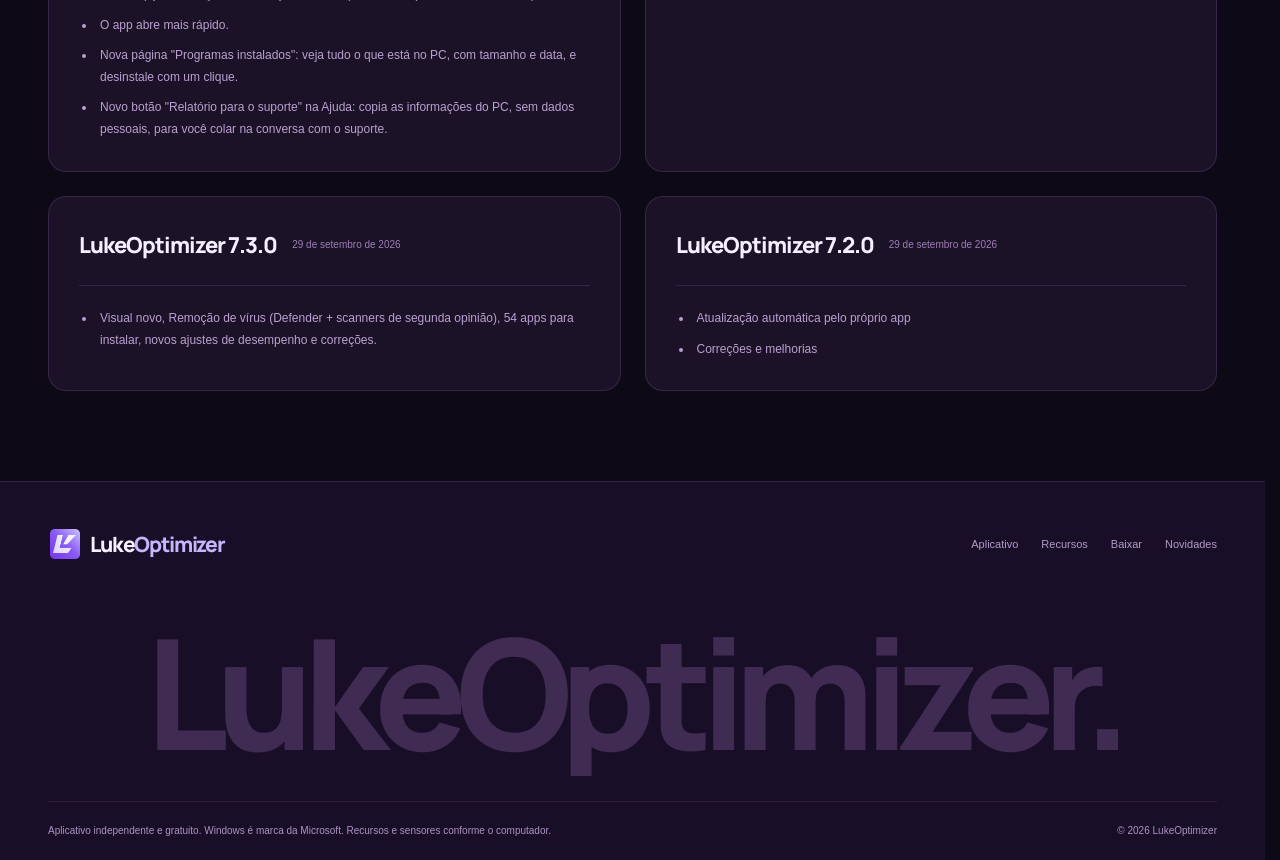
<file: novidades.html>
<!doctype html>
<html lang="pt-BR">
<head>
<meta charset="utf-8">
<meta name="viewport" content="width=device-width,initial-scale=1,viewport-fit=cover">
<meta name="theme-color" content="#0d0917">
<meta name="luke-design" content="violet-9.0">
<title>Novidades — LukeOptimizer</title>
<meta name="description" content="Acompanhe o que mudou no LukeOptimizer: novos recursos, melhorias e correções. As notas vêm do registro oficial de versões.">
<link rel="canonical" href="https://lukeoptimizer.online/novidades.html">
<link rel="alternate" hreflang="pt-BR" href="https://lukeoptimizer.online/novidades.html">
<link rel="alternate" hreflang="en" href="https://lukeoptimizer.online/en/novidades.html">
<link rel="icon" href="assets/favicon.png" type="image/png">
<link rel="apple-touch-icon" href="assets/luke-symbol.png">
<meta property="og:type" content="website">
<meta property="og:site_name" content="LukeOptimizer">
<meta property="og:title" content="Novidades — LukeOptimizer">
<meta property="og:description" content="Acompanhe o que mudou no LukeOptimizer: novos recursos, melhorias e correções. As notas vêm do registro oficial de versões.">
<meta property="og:url" content="https://lukeoptimizer.online/novidades.html">
<meta property="og:image" content="https://lukeoptimizer.online/assets/og.jpg">
<meta name="twitter:card" content="summary_large_image">
<link rel="preload" href="assets/manrope-800.woff2" as="font" type="font/woff2" crossorigin>
<link rel="stylesheet" href="site.css?v=20261105-gratis-1">
<link rel="stylesheet" href="identity.css?v=20261105-gratis-1">
<link rel="stylesheet" href="violet.css?v=20261105-gratis-1">
<script src="model.js?v=20261105-gratis-1" defer></script>
<script src="app.js?v=20261105-gratis-1" defer></script>
<script src="explorer.js?v=20261105-gratis-1" defer></script>

</head>
<body class="news-page"><a class="skip-link" href="#conteudo">Pular para o conteúdo</a><header class="site-header" id="site-header"><div class="header-inner"><a class="brand" href="./" aria-label="LukeOptimizer, início"><img src="assets/luke-symbol.png" width="31" height="31" alt=""><span>Luke<span>Optimizer</span></span></a><nav class="nav-links" id="main-nav" aria-label="Navegação principal"><a href="./#aplicativo">Aplicativo</a><a href="./#recursos">Recursos</a><a href="./#baixar">Baixar</a><a href="novidades.html">Novidades</a></nav><div class="header-actions"><a class="language-link" href="en/novidades.html" lang="en" hreflang="en" aria-label="English version">EN</a><a class="button button-primary" href="./#baixar">Baixar grátis<svg aria-hidden="true"><use href="assets/icons.svg#download"/></svg></a><button class="menu-toggle" id="menu-toggle" type="button" aria-controls="main-nav" aria-expanded="false" aria-label="Abrir menu" hidden><i></i><i></i></button></div></div><div class="header-progress" aria-hidden="true"><span></span></div></header><main class="wrap news-main" id="conteudo"><div class="news-intro"><a class="text-link" href="./">← Voltar ao site</a><p class="eyebrow">LUKEOPTIMIZER / CHANGELOG</p><h1>Cada versão.<br><span class="gradient-text">Um passo adiante.</span></h1><p>Acompanhe o que mudou no LukeOptimizer: novos recursos, melhorias e correções. As notas vêm do registro oficial de versões.</p></div><div class="news-list" id="news-list" aria-live="polite" aria-busy="true"><p class="news-empty">Carregando as novidades…</p></div><button type="button" class="button button-ghost news-retry" id="news-retry" aria-controls="news-list" hidden>Tentar novamente</button><noscript><p class="news-empty">Ative o JavaScript para carregar as notas oficiais das versões.</p></noscript></main><footer class="site-footer"><div class="wrap"><div class="footer-main"><a class="brand" href="./"><img src="assets/luke-symbol.png" width="31" height="31" alt=""><span>Luke<span>Optimizer</span></span></a><nav class="footer-nav" aria-label="Rodapé"><a href="./#aplicativo">Aplicativo</a><a href="./#recursos">Recursos</a><a href="./#baixar">Baixar</a><a href="novidades.html">Novidades</a></nav></div><div class="footer-word" aria-hidden="true">LukeOptimizer.</div><div class="footer-bottom"><p>Aplicativo independente e gratuito. Windows é marca da Microsoft. Recursos e sensores conforme o computador.</p><span>© <span id="year">2026</span> LukeOptimizer</span></div></div></footer></body></html>
</file>
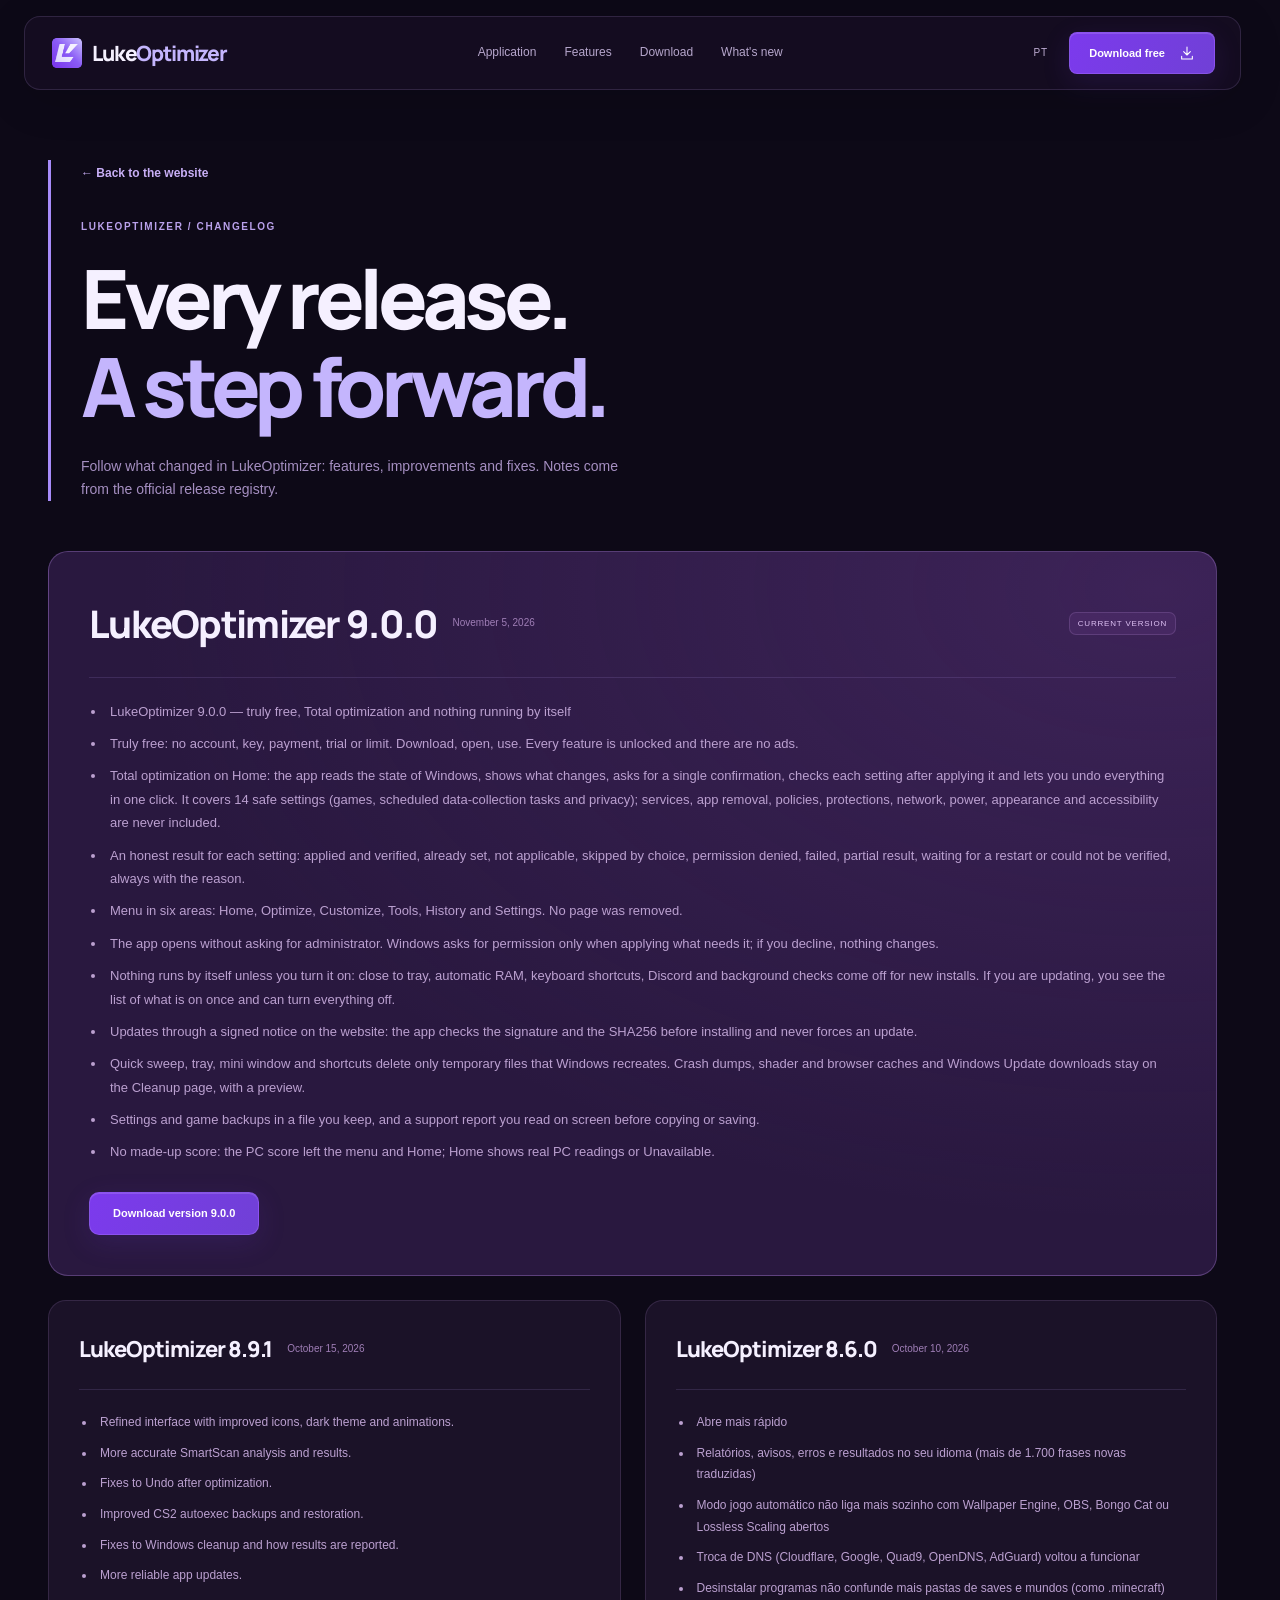
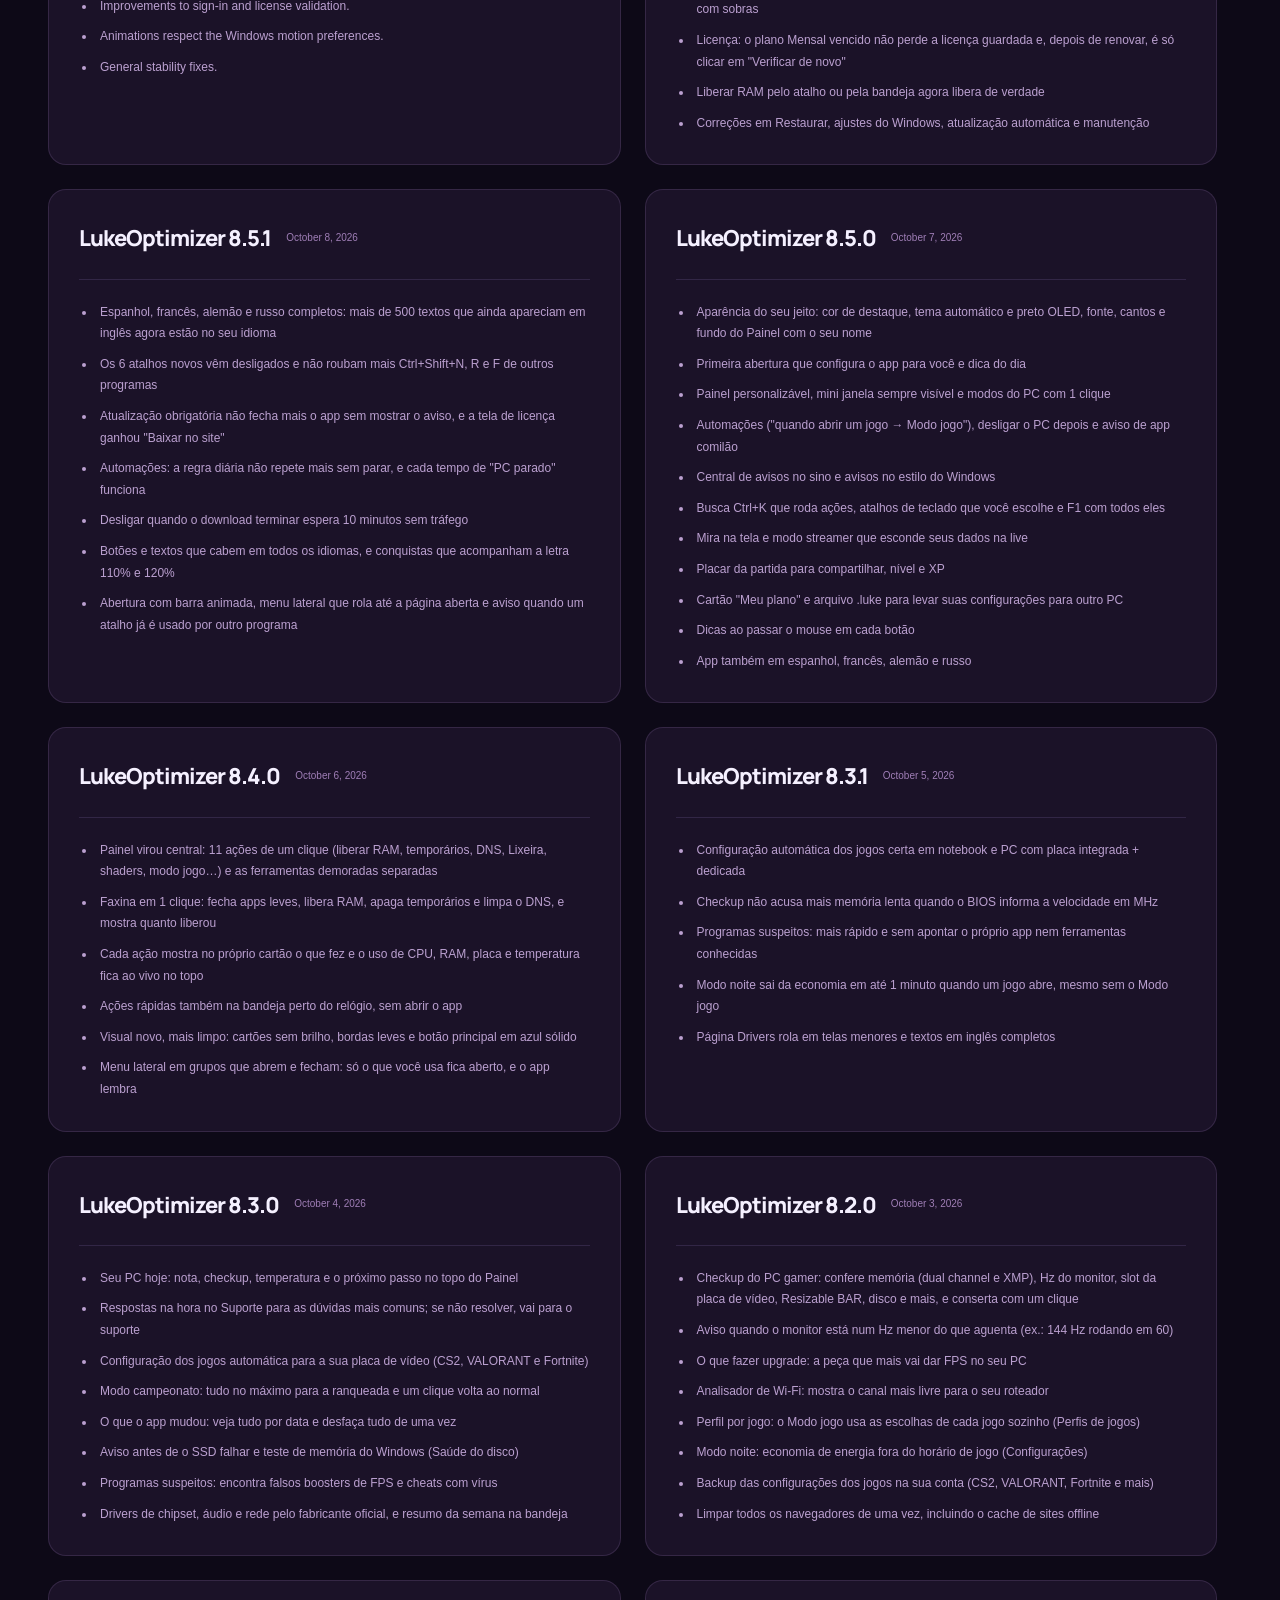
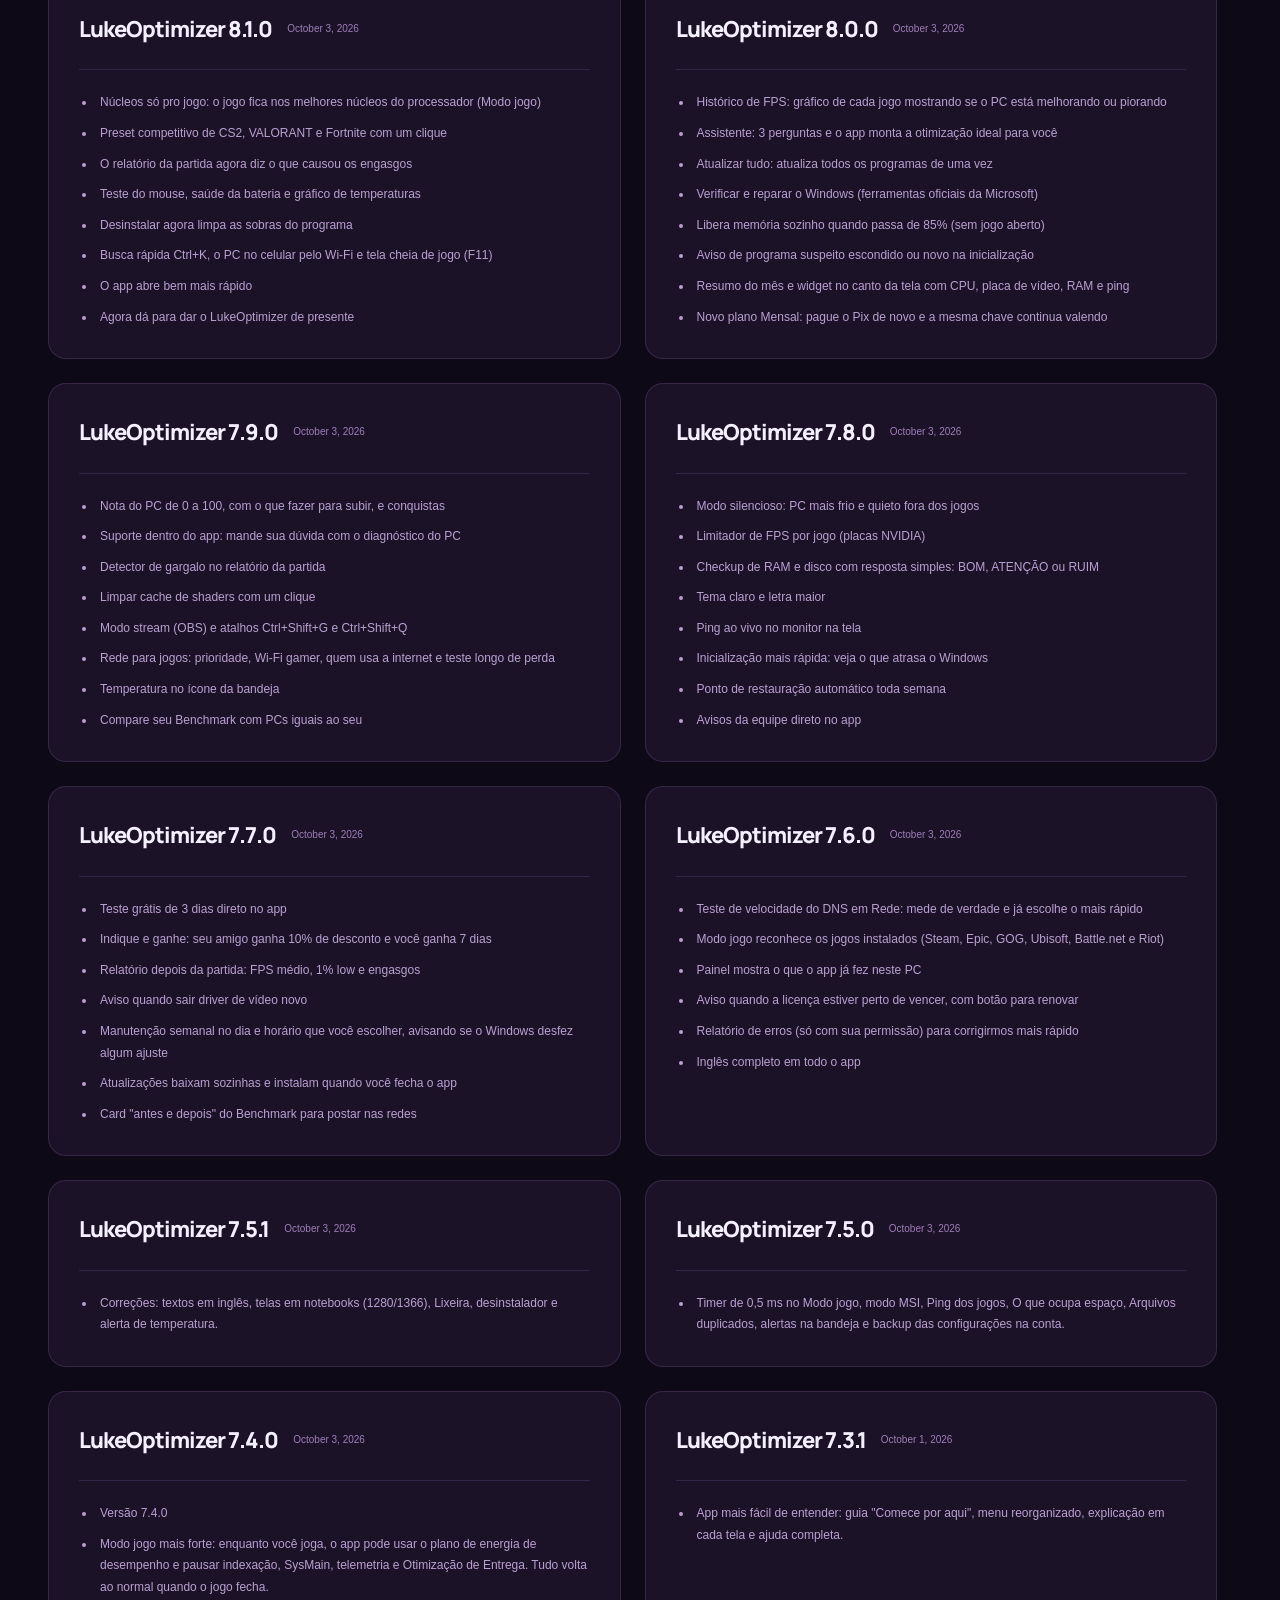
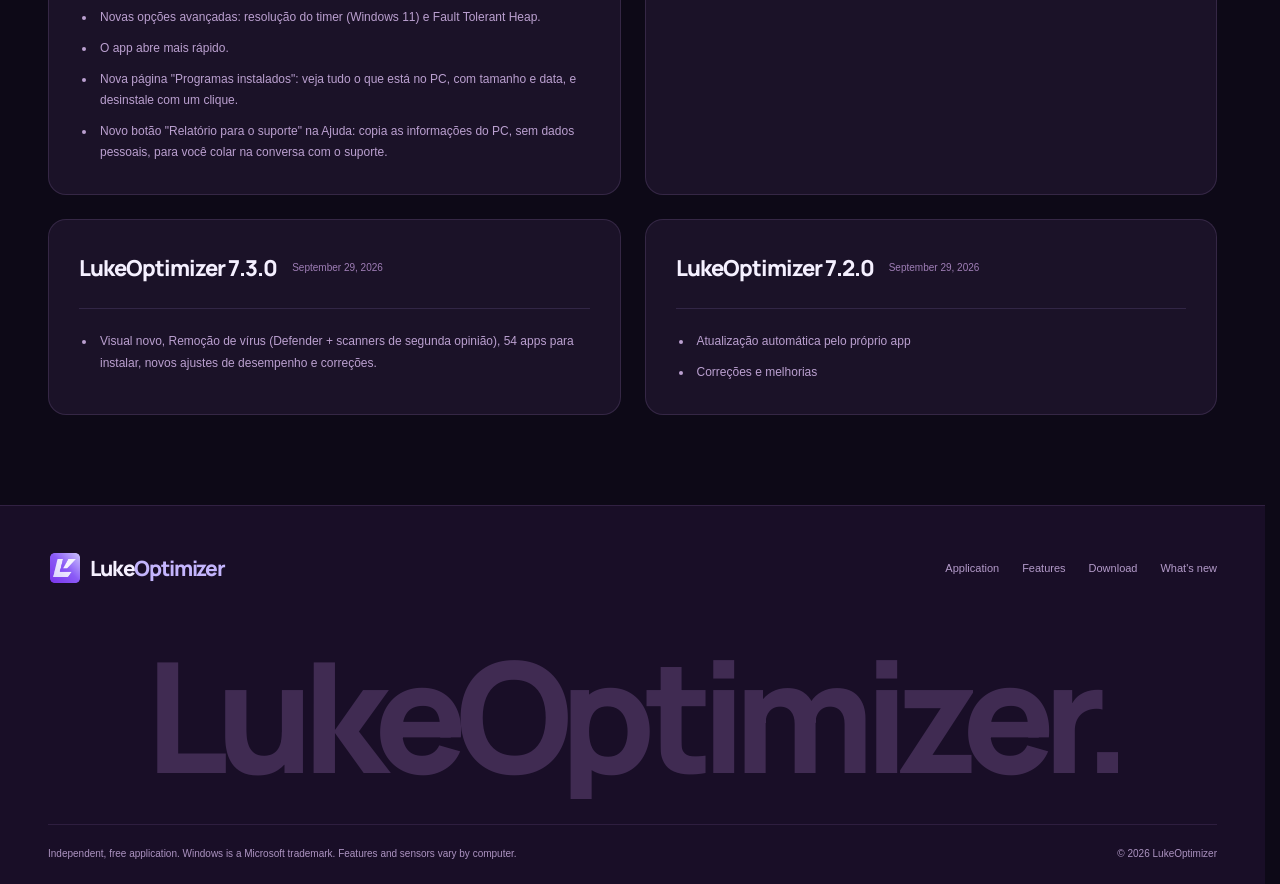
<file: en/novidades.html>
<!doctype html>
<html lang="en">
<head>
<meta charset="utf-8">
<meta name="viewport" content="width=device-width,initial-scale=1,viewport-fit=cover">
<meta name="theme-color" content="#0d0917">
<meta name="luke-design" content="violet-9.0">
<title>What&#39;s new — LukeOptimizer</title>
<meta name="description" content="Follow what changed in LukeOptimizer: features, improvements and fixes. Notes come from the official release registry.">
<link rel="canonical" href="https://lukeoptimizer.online/en/novidades.html">
<link rel="alternate" hreflang="pt-BR" href="https://lukeoptimizer.online/novidades.html">
<link rel="alternate" hreflang="en" href="https://lukeoptimizer.online/en/novidades.html">
<link rel="icon" href="../assets/favicon.png" type="image/png">
<link rel="apple-touch-icon" href="../assets/luke-symbol.png">
<meta property="og:type" content="website">
<meta property="og:site_name" content="LukeOptimizer">
<meta property="og:title" content="What&#39;s new — LukeOptimizer">
<meta property="og:description" content="Follow what changed in LukeOptimizer: features, improvements and fixes. Notes come from the official release registry.">
<meta property="og:url" content="https://lukeoptimizer.online/en/novidades.html">
<meta property="og:image" content="https://lukeoptimizer.online/assets/og.jpg">
<meta name="twitter:card" content="summary_large_image">
<link rel="preload" href="../assets/manrope-800.woff2" as="font" type="font/woff2" crossorigin>
<link rel="stylesheet" href="../site.css?v=20261105-gratis-1">
<link rel="stylesheet" href="../identity.css?v=20261105-gratis-1">
<link rel="stylesheet" href="../violet.css?v=20261105-gratis-1">
<script src="../model.js?v=20261105-gratis-1" defer></script>
<script src="../app.js?v=20261105-gratis-1" defer></script>
<script src="../explorer.js?v=20261105-gratis-1" defer></script>

</head>
<body class="news-page"><a class="skip-link" href="#conteudo">Skip to content</a><header class="site-header" id="site-header"><div class="header-inner"><a class="brand" href="./" aria-label="LukeOptimizer, home"><img src="../assets/luke-symbol.png" width="31" height="31" alt=""><span>Luke<span>Optimizer</span></span></a><nav class="nav-links" id="main-nav" aria-label="Main navigation"><a href="./#aplicativo">Application</a><a href="./#recursos">Features</a><a href="./#baixar">Download</a><a href="novidades.html">What's new</a></nav><div class="header-actions"><a class="language-link" href="../novidades.html" lang="pt-BR" hreflang="pt-BR" aria-label="Versão em português">PT</a><a class="button button-primary" href="./#baixar">Download free<svg aria-hidden="true"><use href="../assets/icons.svg#download"/></svg></a><button class="menu-toggle" id="menu-toggle" type="button" aria-controls="main-nav" aria-expanded="false" aria-label="Open menu" hidden><i></i><i></i></button></div></div><div class="header-progress" aria-hidden="true"><span></span></div></header><main class="wrap news-main" id="conteudo"><div class="news-intro"><a class="text-link" href="./">← Back to the website</a><p class="eyebrow">LUKEOPTIMIZER / CHANGELOG</p><h1>Every release.<br><span class="gradient-text">A step forward.</span></h1><p>Follow what changed in LukeOptimizer: features, improvements and fixes. Notes come from the official release registry.</p></div><div class="news-list" id="news-list" aria-live="polite" aria-busy="true"><p class="news-empty">Loading release notes…</p></div><button type="button" class="button button-ghost news-retry" id="news-retry" aria-controls="news-list" hidden>Try again</button><noscript><p class="news-empty">Enable JavaScript to load the official release notes.</p></noscript></main><footer class="site-footer"><div class="wrap"><div class="footer-main"><a class="brand" href="./"><img src="../assets/luke-symbol.png" width="31" height="31" alt=""><span>Luke<span>Optimizer</span></span></a><nav class="footer-nav" aria-label="Footer"><a href="./#aplicativo">Application</a><a href="./#recursos">Features</a><a href="./#baixar">Download</a><a href="novidades.html">What's new</a></nav></div><div class="footer-word" aria-hidden="true">LukeOptimizer.</div><div class="footer-bottom"><p>Independent, free application. Windows is a Microsoft trademark. Features and sensors vary by computer.</p><span>© <span id="year">2026</span> LukeOptimizer</span></div></div></footer></body></html>
</file>
<file: site.css>
@font-face{font-family:Manrope;src:url("assets/manrope-800.woff2") format("woff2");font-weight:800;font-display:swap}
:root{color-scheme:dark;--bg:#0c0613;--panel:#150b20;--panel-2:#1d102c;--text:#f9f4ff;--muted:#ab9ac0;--subtle:#806d96;--line:rgba(142,173,218,.15);--blue:#9e49ff;--cyan:#975eee;--ease:cubic-bezier(.22,.8,.22,1);--heading:Manrope,"Segoe UI",sans-serif;--body:Inter,"Segoe UI Variable","Segoe UI",Arial,sans-serif}
*{box-sizing:border-box}html{scroll-behavior:smooth;scroll-padding-top:115px;scrollbar-gutter:stable}body{margin:0;background:var(--bg);color:var(--text);font-family:var(--body);font-size:15px;line-height:1.65;-webkit-font-smoothing:antialiased}body.dialog-open{overflow:hidden}button,input,select{font:inherit}button,a{-webkit-tap-highlight-color:transparent}a{color:inherit;text-decoration:none}button{color:inherit;cursor:pointer}button:disabled{cursor:default}img{max-width:100%;display:block}svg{width:22px;height:22px;fill:none;stroke:currentColor;stroke-width:1.6;stroke-linecap:round;stroke-linejoin:round;flex:none}button{border:0}h1,h2,h3,p,figure{margin:0}h1,h2,h3{font-family:var(--heading);font-weight:800}h1,h2{letter-spacing:-.065em}h3{letter-spacing:-.035em}::selection{background:#9b42ff;color:#fff}[hidden]{display:none!important}:focus-visible{outline:3px solid #af81f3;outline-offset:5px}.wrap{width:min(1200px,calc(100% - 80px));margin-inline:auto}.sr-only{position:absolute;width:1px;height:1px;padding:0;margin:-1px;overflow:hidden;clip:rect(0,0,0,0);white-space:nowrap;border:0}.skip-link{position:fixed;top:0;left:20px;transform:translateY(-130%);z-index:100;background:var(--blue);padding:12px 20px;border-radius:0 0 10px 10px}.skip-link:focus{transform:none}.eyebrow{font-size:10px;line-height:1.5;letter-spacing:.2em;font-weight:700;text-transform:uppercase;color:var(--cyan);display:flex;align-items:center;gap:10px}.eyebrow>span:empty{width:18px;height:1px;background:currentColor}.gradient-text{background:linear-gradient(115deg,#b16fff 8%,#cda4ff 44%,#9963e9 95%);-webkit-background-clip:text;background-clip:text;color:transparent}.status-dot{width:6px;height:6px;display:inline-block;border-radius:50%;background:#7ce3c0;box-shadow:0 0 12px #7ce3c066;flex:none}
.site-header{position:sticky;top:16px;z-index:40;width:min(1320px,calc(100% - 48px));margin:16px auto 0;background:rgba(8,14,25,.87);border:1px solid rgba(164,187,228,.15);border-radius:16px;backdrop-filter:blur(20px);-webkit-backdrop-filter:blur(20px);box-shadow:0 10px 40px #0003}.header-inner{min-height:70px;padding:0 22px;display:flex;align-items:center;gap:32px}.brand{display:inline-flex;align-items:center;gap:8px;font-size:20px;font-family:var(--heading);font-weight:800;letter-spacing:-.055em;white-space:nowrap}.brand img{width:31px;height:31px;object-fit:contain}.brand>span>span{color:#b173ff}.nav-links{display:flex;gap:26px;margin:auto;font-size:12px;color:#c0b2d2}.nav-links a{position:relative;transition:color .2s}.nav-links a:hover{color:#fff}.nav-links a::after{content:"";position:absolute;bottom:-8px;left:0;right:0;height:1px;background:var(--cyan);transform:scaleX(0);transition:transform .2s}.nav-links a:hover::after{transform:scaleX(1)}.header-actions{display:flex;align-items:center;gap:20px}.language-link{font-size:10px;letter-spacing:.1em;color:#c0aed5}.account-link{display:flex;align-items:center;gap:8px;color:#d9cce8;font-size:12px;white-space:nowrap}.account-link svg{width:17px;height:17px}.header-actions .button{font-size:11px;min-height:39px;padding:0 17px;border-radius:8px}.header-actions .button svg{width:16px;height:16px}.header-progress{height:1px;position:absolute;bottom:-1px;left:18px;right:18px;overflow:hidden}.header-progress span{height:100%;display:block;background:linear-gradient(90deg,var(--blue),var(--cyan));transform-origin:left;transform:scaleX(var(--progress,0))}.menu-toggle{width:40px;height:40px;background:#1e112e;border:1px solid var(--line);border-radius:8px;position:relative}.menu-toggle i{position:absolute;left:10px;right:10px;top:15px;height:1px;background:#d5c2ed;transition:transform .2s,top .2s}.menu-toggle i+i{top:23px}.menu-toggle[aria-expanded=true] i{top:19px;transform:rotate(45deg)}.menu-toggle[aria-expanded=true] i+i{transform:rotate(-45deg)}.menu-toggle{display:none}
.button{display:inline-flex;justify-content:center;align-items:center;gap:14px;min-height:52px;padding:0 25px;border-radius:10px;font-weight:650;font-size:13px;line-height:1.3;transition:background .2s,transform .25s var(--ease),border-color .2s,box-shadow .25s;text-align:center}.button:hover{transform:translateY(-2px)}.button-primary{background:linear-gradient(112deg,#9443ef,#8e41e7 60%,#9f4cff);color:#fff;border:1px solid #b06dff55;box-shadow:0 4px 20px #8d31f32b,inset 0 1px #ffffff1c}.button-primary:hover{background:linear-gradient(112deg,#a250ff,#a04dff 60%,#a65aff);box-shadow:0 6px 28px #8f36f342}.button-ghost{background:rgba(18,29,46,.6);border:1px solid #c0a1e52b;color:#e9dcf8}.button-ghost:hover{border-color:#c0a1e570;background:#26163a}.button svg{width:18px;height:18px}.text-link{display:inline-flex;gap:12px;align-items:center;font-size:12px;font-weight:650;background:none;padding:0;color:#d7b6ff;transition:color .2s}.text-link:hover{color:var(--cyan)}.text-link svg{width:17px;height:17px}
.hero{position:relative;padding-bottom:65px;isolation:isolate;overflow:hidden}.hero-light{position:absolute;top:-200px;left:50%;width:1500px;height:1100px;transform:translateX(-50%);z-index:-1;pointer-events:none;background:radial-gradient(ellipse at 50% 78%,#8a24ff1f 0,transparent 52%)}.hero-light i{position:absolute;border:1px solid #b575ff0b;border-radius:50%;width:990px;height:990px;left:255px;top:100px;transform:rotateX(62deg)}.hero-light i:nth-child(2){width:1300px;height:1300px;top:-50px;left:100px}.hero-light i:nth-child(3){width:1600px;height:1600px;top:-200px;left:-50px}.hero-intro{position:relative;text-align:center;padding-top:54px;padding-bottom:44px}.version-pill{display:inline-flex;align-items:center;gap:10px;font-size:10px;line-height:1;background:#1d102c9c;border:1px solid #a472df33;border-radius:100px;padding:9px 13px;color:#c4afdd;transition:border-color .2s,background .2s}.version-pill:hover{background:#27173b;border-color:#8750c8}.version-pill b{font-size:10px;color:#eee0ff;font-weight:650}.version-pill svg{width:12px;height:12px}.pill-divider{height:12px;width:1px;background:#b08ed92b}.hero-eyebrow{justify-content:center;color:#9f89b9;margin-top:27px;margin-bottom:14px;font-size:9px;letter-spacing:.23em}.hero h1{font-size:clamp(64px,7.6vw,108px);line-height:1.03;max-width:1100px;margin:auto}.hero-description{font-size:16px;line-height:1.8;color:#b5a4c9;max-width:570px;margin:24px auto 0;text-wrap:balance}.hero-buttons{display:flex;justify-content:center;gap:12px;margin-top:28px}.hero-platform{display:flex;align-items:center;justify-content:center;gap:10px;font-size:10px;color:#947fae;margin-top:22px}.hero-platform svg{width:13px;height:13px}.hero-platform>span{color:#51386f}
.product-hero{position:relative;max-width:1120px;filter:drop-shadow(0 20px 60px #0006)}.product-halo{position:absolute;inset:-70px -20% 100px;z-index:-1;background:radial-gradient(ellipse,#983dff24 0,#802de00d 38%,transparent 67%);pointer-events:none}.product-toolbar{display:flex;align-items:center;gap:14px;background:linear-gradient(180deg,#271838,#1d112b);border:1px solid #a47cd532;border-radius:14px 14px 0 0;padding:12px 18px;font-size:11px;color:#d8c9ea}.traffic-lights{display:flex;gap:5px}.traffic-lights i{height:6px;width:6px;border-radius:50%;background:#6e5888}.traffic-lights i:first-child{background:#707486}.traffic-lights i:nth-child(2){background:#a29875}.traffic-lights i:nth-child(3){background:#5d8c81}.mini-pro{font-family:var(--body);font-size:7px;letter-spacing:.14em;border:1px solid #a16ee247;padding:3px 5px;margin-left:5px;border-radius:3px;color:#ba92ec}.real-capture{display:flex;align-items:center;gap:7px;font-size:9px;color:#9a80ba;margin-left:auto;letter-spacing:.04em}.real-capture .status-dot{width:4px;height:4px;box-shadow:none}.product-stage{background:#130a1e;border-inline:1px solid #a47cd532;position:relative;overflow:hidden}.product-stage img{width:100%;aspect-ratio:1432/812;height:auto;object-fit:contain}.zoom-button{position:absolute;right:16px;bottom:16px;display:flex;align-items:center;gap:8px;background:#10071bd9;border:1px solid #b087e345;color:#ccb7e6;border-radius:8px;padding:7px 10px;font-size:10px;backdrop-filter:blur(10px)}.zoom-button svg{height:15px;width:15px}.zoom-button:hover{border-color:#b77aff}.product-bottom{display:flex;justify-content:space-between;gap:20px;padding:12px 18px;background:#1b1029;border:1px solid #a47cd532;border-radius:0 0 13px 13px;line-height:1.4}.product-bottom p{font-size:11px;color:#c5b1de}.product-bottom>span{font-size:9px;color:#8a71a8;white-space:nowrap}.shot-tabs{display:flex;justify-content:center;gap:5px;margin:22px auto 0;padding:5px;width:fit-content;background:#170d23;border:1px solid #ae91d01a;border-radius:11px}.shot-tabs button{display:flex;align-items:center;gap:8px;color:#a18dba;background:none;border:1px solid transparent;border-radius:7px;min-height:37px;font-size:10px;padding:8px 15px;white-space:nowrap;transition:background .2s,color .2s,border-color .2s}.shot-tabs button svg{width:14px;height:14px}.shot-tabs button[aria-selected=true]{color:#ead9ff;background:#311b4b;border-color:#9066c239;box-shadow:0 1px 8px #0002}.shot-tabs button:hover{color:#f3eaff}.product-footnote{text-align:center;color:#836e9d;font-size:9px;margin-top:13px}
.capability-strip{border-block:1px solid var(--line);background:#130a1d90}.capability-inner{display:flex;align-items:center;justify-content:space-between;gap:24px;min-height:76px}.capability-inner>span{display:flex;align-items:center;gap:10px;color:#9782b1;font-size:12px;white-space:nowrap}.capability-inner svg{width:18px;height:18px;color:#9c71d0}
.section{padding:108px 0}.section-top{display:flex;justify-content:space-between;gap:60px;align-items:flex-end;margin-bottom:43px}.section-top h2,.section-center h2,.workflow h2,.faq-section h2{font-size:clamp(36px,4.25vw,58px);line-height:1.14;margin-top:16px}.section-top h2 span,.workflow h2 span,.faq-section h2 span{color:#9a81b8}.section-description{max-width:380px;color:var(--muted);font-size:14px;line-height:1.85;padding-bottom:5px}.section-footnote{font-size:10px;color:#8b78a2;margin-top:22px;text-align:center}
.bento-grid{display:grid;grid-template-columns:repeat(12,minmax(0,1fr));gap:16px}.bento{position:relative;padding:28px 30px;border:1px solid var(--line);border-radius:18px;overflow:hidden;background:linear-gradient(135deg,#1b0e2a,#130a1e);transition:border-color .25s,transform .3s var(--ease)}.bento:hover{border-color:#9665d04d;transform:translateY(-3px)}.bento h3{font-size:25px;line-height:1.2;max-width:330px;position:relative;margin-top:25px}.bento p{font-size:12px;line-height:1.9;color:#a792c0;max-width:355px;margin-top:12px;position:relative}.card-top{display:flex;justify-content:space-between;align-items:center}.card-index{font-size:8px;color:#785e97;letter-spacing:.14em}.icon-box{display:inline-flex;align-items:center;justify-content:center;width:39px;height:39px;background:#331a524a;border:1px solid #9b72cc27;border-radius:10px;color:#b97eff;flex-shrink:0}.icon-box svg{width:20px;height:20px}.scan-card{grid-column:span 7;min-height:380px;background:radial-gradient(ellipse at 85% 115%,#53218e66,transparent 65%),linear-gradient(125deg,#201034,#1a0d29)}.scan-card h3{max-width:350px}.scan-card>p{max-width:330px}.scan-card .text-link{position:absolute;left:30px;bottom:28px;z-index:2}.scan-visual{position:absolute;inset:112px 0 0 auto;width:47%;pointer-events:none}.scan-orbits{position:absolute;top:0;left:15%;width:235px;height:235px}.scan-orbits i{position:absolute;border:1px solid #b97bff27;border-radius:50%;inset:0}.scan-orbits i:nth-child(2){inset:28px;border-color:#cc9fff29}.scan-orbits i:nth-child(3){inset:57px;border-color:#b880ff3d;box-shadow:0 0 70px #9638ff25,inset 0 0 40px #9638ff18}.scan-orbits:before,.scan-orbits:after{content:"";position:absolute;left:50%;width:1px;top:-10px;bottom:-10px;background:linear-gradient(transparent,#9667ce55,transparent);transform:rotate(32deg)}.scan-orbits:after{transform:rotate(122deg)}.scan-orbits>span{position:absolute;inset:85px;border:1px solid #bc86ff8c;border-radius:16px;background:linear-gradient(130deg,#6c2abb,#401a6a);box-shadow:0 0 35px #9232ff4d;display:flex;align-items:center;justify-content:center;transform:rotate(-12deg)}.scan-orbits>span svg{width:26px;height:26px;color:#e7d4ff;transform:rotate(12deg)}.scan-signals{position:absolute;top:150px;right:20px;display:grid;gap:8px}.scan-signals span{display:flex;align-items:center;gap:7px;padding:5px 10px;background:#1b0b2ddd;border:1px solid #aa73ee2b;border-radius:6px;font-size:8px;color:#ba9dde}.scan-signals span:nth-child(2){transform:translateX(-30px)}.scan-signals i{width:4px;height:4px;background:#9d6be3;border-radius:50%}.games-card{grid-column:span 5;min-height:380px;background:radial-gradient(ellipse at 90% 18%,#63329b36,transparent 60%),#160b24}.games-card h3{max-width:250px}.games-card>p{max-width:260px}.crosshair-art{position:absolute;right:-20px;top:42px;width:185px;height:185px;border:1px solid #9766ce1f;border-radius:50%;opacity:.7}.crosshair-art:after{content:"";position:absolute;inset:25px;border:1px dashed #955fd531;border-radius:50%}.crosshair-art i{position:absolute;background:#b475fd5c;width:30px;height:1px;top:50%;left:15px}.crosshair-art i:nth-child(2){left:auto;right:15px}.crosshair-art i:nth-child(3){transform:rotate(90deg);top:30px;left:77px}.crosshair-art i:nth-child(4){transform:rotate(90deg);top:auto;bottom:29px;left:77px}.crosshair-art span{position:absolute;inset:82px;border:1px solid #aa64fa;border-radius:50%;box-shadow:0 0 40px #a24eff44}.game-selector{display:flex;gap:7px;position:relative;margin-top:25px;flex-wrap:wrap}.game-selector button{font-size:9px;border:1px solid #b78fe529;background:#190b29;color:#ac8ed0;padding:6px 13px;border-radius:6px}.game-selector button[aria-pressed=true]{color:#dcbfff;background:#402264;border-color:#ab71f04d}.games-card .game-detail{font-size:10px;color:#9c81bd;line-height:1.65;min-height:34px;margin-top:11px}.monitor-card,.network-card,.history-card{grid-column:span 4;min-height:319px}.bento.monitor-card h3,.bento.network-card h3,.bento.history-card h3{font-size:21px;margin-top:22px}.bento.monitor-card>p,.bento.network-card>p,.bento.history-card>p{font-size:11px;margin-top:10px}.mini-chart{margin-top:25px;height:95px;position:relative}.mini-chart>div{display:flex;gap:14px;color:#906dbb;font-size:8px}.mini-chart>div span:before{content:"";display:inline-block;margin-right:4px;background:#a250ff;height:3px;width:3px;border-radius:50%;vertical-align:middle}.mini-chart>div span:nth-child(2):before{background:var(--cyan)}.mini-chart>div span:nth-child(3):before{background:#9670be}.mini-chart>svg{width:100%;height:70px;stroke:none;margin-top:10px}.fine-label{display:block;font-size:8px;color:#745e90;margin-top:8px}.network-art{margin-top:21px;position:relative}.network-art svg{width:100%;height:85px;stroke:none}.network-art circle{fill:#a65ffd;filter:drop-shadow(0 0 7px #a050ff)}.network-art>span{position:absolute;font-size:7px;letter-spacing:.1em;color:#8a68b3;bottom:0;left:5%}.network-art>span:nth-of-type(2){left:45%}.network-art>span:nth-of-type(3){left:auto;right:0}.history-art{display:grid;gap:6px;margin-top:24px}.history-art>div{background:#24133878;border:1px solid #9a77c619;display:flex;align-items:center;gap:9px;border-radius:5px;padding:6px 9px;font-size:8px;color:#a18abe}.history-art>div>span:last-child{margin-left:auto;color:#67478f}.history-art svg{width:11px;height:11px;color:#9d6ed8}.small-check{display:flex;align-items:center;justify-content:center;width:12px;height:12px;background:#41256661;border-radius:4px;color:#9b7dc8;font-size:8px}
.workflow{background:linear-gradient(180deg,#130a1e99,#120a1b60);border-block:1px solid var(--line)}.workflow-layout{display:grid;grid-template-columns:.86fr 1.14fr;gap:75px;align-items:center}.workflow h2{font-size:clamp(38px,4vw,54px)}.workflow-copy>p:not(.eyebrow){color:#a591bd;font-size:13px;line-height:1.9;margin-top:20px;max-width:390px}.flow-steps{display:grid;margin:28px 0 25px;gap:8px}.flow-step{display:flex;align-items:flex-start;gap:16px;text-align:left;background:transparent;border:1px solid transparent;padding:13px 15px;border-radius:10px;transition:background .25s,border-color .25s}.flow-step>span{display:flex;align-items:center;justify-content:center;width:30px;height:30px;border:1px solid #916fba38;border-radius:8px;color:#7a5e9b;font-size:10px;flex:none}.flow-step>div{display:grid;gap:3px}.flow-step b{font-size:12px;font-weight:600;color:#aa92c7}.flow-step small{font-size:10px;color:#7d629e;line-height:1.6}.flow-step[aria-selected=true]{background:#26133c99;border-color:#9f68e13b}.flow-step[aria-selected=true]>span{color:#d2aeff;background:#49247599;border-color:#aa6ef569}.flow-step[aria-selected=true] b{color:#eee0ff}.flow-step[aria-selected=true] small{color:#ac90ce}.workflow-display{min-width:0;position:relative;padding-top:5px}.workflow-display:before{content:"";position:absolute;inset:0 -25px 70px;background:radial-gradient(ellipse,#7425cf1f,transparent 70%);pointer-events:none}.workflow-image{position:relative;background:#1a0e28;border:1px solid #9e7ec433;border-radius:13px;padding:7px;box-shadow:0 30px 70px #0005}.workflow-image img{width:100%;aspect-ratio:1432/812;object-fit:contain;border-radius:7px}.flow-insight{position:relative;display:flex;align-items:flex-start;gap:16px;padding:24px;background:linear-gradient(120deg,#28153e,#1e102e);border:1px solid #a27bd239;border-radius:12px;margin:-10px 22px 0;box-shadow:0 12px 45px #0002}.flow-insight .icon-box{background:#4d29796b}.flow-insight .eyebrow{font-size:8px;letter-spacing:.15em}.flow-insight h3{font-size:17px;margin-top:6px}.flow-insight p{font-size:11px;color:#ae98c8;line-height:1.8;margin-top:7px}.workflow-caption{font-size:9px;color:#7d629f;text-align:center;display:block;margin-top:18px}
.section-center{text-align:center;max-width:750px;margin:0 auto 48px}.section-center .eyebrow{justify-content:center}.section-center h2{margin-top:15px}.section-center>p:last-child{font-size:13px;color:#a18eb8;line-height:1.9;margin-top:18px}.pricing{position:relative}.pricing:before{content:"";position:absolute;top:110px;left:10%;right:10%;height:600px;background:radial-gradient(ellipse,#471c7a12,transparent 65%);pointer-events:none}.pricing-grid{position:relative;display:grid;grid-template-columns:repeat(3,minmax(0,1fr));gap:18px;align-items:stretch}.price-card{position:relative;border:1px solid #b28cdf24;border-radius:15px;background:linear-gradient(155deg,#1e112d,#140b1f);padding:30px 26px 25px;display:flex;flex-direction:column}.plan-label{display:flex;justify-content:space-between;align-items:center;font-family:var(--heading);font-size:23px;letter-spacing:-.04em}.plan-label svg{color:#8f6cb9;width:23px;height:23px}.plan-caption{font-size:11px;color:#a08eb6;min-height:36px;margin-top:6px}.price-value{font-family:var(--heading);font-size:46px;line-height:1.2;letter-spacing:-.06em;margin-top:59px;white-space:nowrap}.price-term{font-size:10px;color:#a08eb6;margin-top:8px;min-height:32px}.price-card>.button{width:100%;font-size:11px;margin-top:17px;min-height:46px}.plan-note{font-size:9px;line-height:1.7;color:#927aaf;min-height:46px;margin:13px 0 21px}.plan-includes{border-top:1px solid var(--line);padding-top:18px;display:grid;gap:9px;margin-top:auto}.plan-includes>span{display:flex;align-items:center;gap:9px;font-size:10px;color:#b29fc9}.plan-includes svg{width:13px;height:13px;color:#9a6ed1}.price-card-featured{background:radial-gradient(ellipse at 10% 0%,#7933ca4d,transparent 60%),linear-gradient(145deg,#27133e,#1f1030);border-color:#9f5cee85;box-shadow:0 0 50px #6c27bb12,inset 0 1px #d3adff12}.price-card-featured .plan-label svg{color:#c28fff}.featured-label{position:absolute;top:-12px;left:50%;transform:translateX(-50%);font-size:8px;white-space:nowrap;letter-spacing:.13em;color:#e0c6ff;background:#3d1c65;border:1px solid #a765f480;border-radius:100px;padding:4px 14px}.period-selector{display:grid;grid-template-columns:repeat(4,minmax(0,1fr));gap:3px;border:1px solid #916ac13b;background:#180b27b3;border-radius:7px;padding:3px;margin-top:17px}.period-selector button{font-size:9px;min-height:28px;color:#a085c0;padding:3px;background:transparent;border:1px solid transparent;border-radius:4px;white-space:nowrap}.period-selector button[aria-checked=true]{background:#4b2876;border-color:#af7bed50;color:#efe1ff}.price-card-featured .price-value{margin-top:22px}.lifetime-card{background:radial-gradient(ellipse at 100% 0%,#3c285726,transparent 75%),linear-gradient(155deg,#1e112d,#140b1f)}.pricing-bottom{display:flex;align-items:center;justify-content:space-between;gap:24px;margin-top:28px}.pricing-bottom>div{display:flex;align-items:center;gap:10px}.pricing-bottom>div>svg{color:#9478b7;width:17px;height:17px}.pricing-bottom p{font-size:10px;color:#8c74aa}.pricing-bottom>.text-link{font-size:10px;white-space:nowrap}.noscript-plans{display:flex;gap:12px;flex-wrap:wrap;font-size:12px;margin-top:20px}.noscript-plans a{text-decoration:underline}
.trial-section{border-block:1px solid #66399b55;background:radial-gradient(ellipse at 10% 60%,#6524b12b,transparent 55%),#201032;padding:50px 0}.trial-inner{display:grid;grid-template-columns:auto 1fr auto;gap:42px;align-items:center}.trial-orb{font-family:var(--heading);font-size:80px;line-height:1;color:#c390ff;letter-spacing:-.09em;display:flex;align-items:baseline;gap:5px}.trial-orb>span{font-size:30px;color:#8f52da}.trial-inner h2{font-size:30px;letter-spacing:-.045em;line-height:1.25;margin-top:8px}.trial-inner p:not(.eyebrow){font-size:12px;color:#b29ecb;margin-top:10px}.trial-inner small{display:block;color:#9379b2;font-size:9px;margin-top:8px}.reviews-section{padding-top:85px;padding-bottom:25px}.reviews-grid{display:grid;grid-template-columns:repeat(3,1fr);gap:16px}.review-card{background:#1b0e2b;border:1px solid var(--line);padding:25px;border-radius:12px}.review-card blockquote{font-size:12px;color:#c4b3d8;line-height:1.9;margin:14px 0}.review-card figcaption{font-size:10px;color:#967db4}.review-stars{color:#c99aff;font-size:13px;letter-spacing:3px}#reviews-average{font-size:11px;color:#b69ed2}
.faq-section{border-top:1px solid var(--line);background:linear-gradient(180deg,#120a1c44,transparent)}.faq-layout{display:grid;grid-template-columns:.8fr 1.2fr;gap:100px}.faq-layout>div:first-child>p:not(.eyebrow){font-size:13px;line-height:1.9;color:#a18fb7;max-width:320px;margin-top:20px}.faq-layout .text-link{margin-top:24px}.faq-list{min-width:0}.faq-list details{border-bottom:1px solid var(--line);padding:21px 0}.faq-list details:first-child{border-top:1px solid var(--line)}.faq-list summary{font-size:12px;font-weight:600;color:#cab8e0;cursor:pointer;list-style:none;display:flex;align-items:center;justify-content:space-between;gap:20px}.faq-list summary::-webkit-details-marker{display:none}.faq-list summary:after{content:"+";font-size:20px;font-weight:300;color:#8b6cb1}.faq-list details[open] summary:after{content:"−"}.faq-list details[open] summary{color:#f5edff}.faq-list details>p{font-size:11px;line-height:1.9;color:#a48fbd;margin-top:15px;padding-right:25px}
.closing-section{position:relative;overflow:hidden;border-top:1px solid var(--line);padding:80px 0 95px;background:radial-gradient(ellipse at 50% 30%,#53218d24,transparent 60%)}.closing-inner{position:relative;text-align:center}.closing-orb{width:75px;height:75px;background:linear-gradient(140deg,#381c5a,#1a0e29);border:1px solid #9e5dea45;border-radius:20px;margin:0 auto 22px;transform:rotate(-8deg);box-shadow:0 0 65px #8334df29}.closing-orb img{width:64px;height:64px;object-fit:contain;margin:5px;transform:rotate(8deg)}.closing-inner>.eyebrow{justify-content:center;font-size:9px}.closing-inner h2{font-size:clamp(38px,5.2vw,70px);line-height:1.12;margin:18px auto 0;max-width:780px}.closing-inner>p:not(.eyebrow){font-size:13px;color:#a08bb9;margin:20px auto 0;max-width:480px}.closing-inner .hero-buttons{margin-top:28px}.download-link{display:inline-flex;gap:8px;align-items:center;font-size:10px;color:#9f7fc7;margin-top:24px}.download-link:hover{color:#e1c9ff}.download-link svg{width:14px;height:14px}.closing-inner>small{display:block;color:#795f98;font-size:9px;margin-top:7px}.site-footer{background:#0a0511;border-top:1px solid var(--line);padding-top:44px}.footer-main{display:flex;align-items:center;justify-content:space-between;gap:32px}.footer-main .brand{font-size:21px}.footer-nav{display:flex;flex-wrap:wrap;justify-content:flex-end;gap:23px;font-size:11px;color:#9f8bb8}.footer-nav a:hover{color:#e0c6ff}.footer-word{font-family:var(--heading);font-size:clamp(42px,12.5vw,180px);font-weight:800;line-height:1.2;letter-spacing:-.075em;text-align:center;margin-top:37px;background:linear-gradient(180deg,#3b2357,#160a24 87%);background-clip:text;-webkit-background-clip:text;color:transparent;user-select:none;overflow:hidden}.footer-bottom{display:flex;align-items:center;justify-content:space-between;gap:22px;border-top:1px solid #2f1e443d;font-size:9px;color:#71598f;padding:21px 0}.footer-bottom>p{max-width:650px}
dialog{color:var(--text);background:#1d102c;border:1px solid #8f6fb743;border-radius:16px;padding:24px;box-shadow:0 30px 120px #000a;max-height:90vh;overscroll-behavior:contain}dialog::backdrop{background:#090212d9;backdrop-filter:blur(8px)}.dialog-top{display:flex;align-items:center;justify-content:space-between;gap:20px;margin-bottom:20px}.dialog-top h2{font-size:22px;letter-spacing:-.04em}.icon-button{display:flex;align-items:center;justify-content:center;width:36px;height:36px;flex:none;background:#2d1b43;border:1px solid #a988d234;border-radius:8px;color:#c7b2e0}.icon-button svg{width:18px;height:18px}.zoom-dialog{width:min(1500px,96vw);padding:17px}.zoom-dialog>img{width:100%;height:auto;border-radius:8px}.zoom-dialog>p{font-size:10px;color:#a48cc1;text-align:center;margin:14px 0 0}.compare-dialog{width:min(760px,94vw)}.compare-dialog>p{font-size:12px;color:#a88fc6;line-height:1.8;margin-bottom:20px}.table-scroll{overflow:auto}table{border-collapse:collapse;width:100%;font-size:12px;min-width:420px}th,td{padding:14px 12px;border-bottom:1px solid var(--line);text-align:left}th{font-size:9px;letter-spacing:.08em;color:#a387c5;text-transform:uppercase}td{color:#cdb9e5}td>a{display:inline-flex;align-items:center;justify-content:center;border:1px solid #a573e13a;background:#3c215c;padding:6px 13px;border-radius:5px;font-size:10px;color:#e1c9ff}.compare-dialog .dialog-footnote{font-size:10px;margin:19px 0 0}
.news-main{padding-top:85px;padding-bottom:90px}.news-intro{max-width:800px;margin-bottom:50px}.news-intro>.text-link{margin-bottom:35px}.news-intro h1{font-size:clamp(50px,7vw,90px);line-height:1.08;margin-top:20px}.news-intro>p:not(.eyebrow){max-width:550px;color:#a58fc1;font-size:14px;margin-top:24px}.news-source{font-size:10px;color:#9379b3;border-left:2px solid #7445ad;padding-left:13px;margin-bottom:25px}.news-list{display:grid;grid-template-columns:repeat(2,minmax(0,1fr));gap:20px}.news-item{border:1px solid var(--line);background:linear-gradient(130deg,#1e102e,#160b22);border-radius:14px;padding:30px}.news-item.latest{grid-column:1/-1;padding:40px;background:radial-gradient(ellipse at 100% 10%,#62309d29,transparent 60%),linear-gradient(130deg,#26133d,#1c0d2d);border-color:#8d5dc854}.news-item header{display:flex;align-items:center;gap:15px;flex-wrap:wrap;position:relative;padding-bottom:22px;border-bottom:1px solid var(--line)}.news-item h2{font-size:22px;letter-spacing:-.045em}.news-item.latest h2{font-size:34px}.news-item time{font-size:10px;color:#8a6eac}.news-tag{font-size:8px;letter-spacing:.1em;color:#bd9bed;border:1px solid #8f68c446;background:#3e256038;padding:4px 8px;border-radius:5px;margin-left:auto}.news-item ul{padding-left:17px;margin:22px 0 0}.news-item li{font-size:12px;line-height:1.8;color:#ab93c9;padding-left:4px;margin-top:9px}.news-item.latest li{font-size:13px}.news-item>.button{margin-top:28px;font-size:11px;min-height:43px}.news-empty{color:#a88fc6;font-size:13px;grid-column:1/-1}.news-retry{margin-top:25px}.news-page .site-footer{margin-top:0}
@media(min-width:1600px){.hero-intro{padding-top:70px}.hero h1{font-size:116px}.wrap{width:min(1280px,calc(100% - 100px))}.product-hero{max-width:1200px}.bento{padding:32px 34px}.bento p{font-size:13px}.hero-description{font-size:17px}}
@media(max-width:1100px){.wrap{width:calc(100% - 56px)}.header-inner{gap:22px;padding-inline:18px}.nav-links{gap:17px}.header-actions{gap:14px}.header-actions>.button{display:none}.brand{font-size:18px}.workflow-layout{gap:40px}.bento{padding:25px}.scan-card>p{max-width:255px}.scan-visual{opacity:.7;right:-25px}.bento h3{font-size:23px}.faq-layout{gap:55px}.price-card{padding:28px 20px 22px}.price-value{font-size:40px}.period-selector button{font-size:8px}.capability-inner>span{font-size:10px}}
@media(max-width:800px){html{scroll-padding-top:100px}.site-header{top:10px;margin-top:10px;width:calc(100% - 28px);border-radius:12px}.header-inner{min-height:62px;padding-inline:15px;gap:15px;justify-content:space-between}.header-actions{gap:14px}.header-actions .account-link span{display:none}.header-actions .account-link svg{width:19px;height:19px}.menu-toggle{display:block}.nav-links{display:none;position:absolute;top:74px;left:-1px;right:-1px;padding:20px;border:1px solid #906eba3d;border-radius:12px;background:#1a0d29;box-shadow:0 20px 40px #0005}.nav-links.is-open{display:grid;gap:0}.nav-links a{padding:12px;border-radius:7px;font-size:13px}.nav-links a:hover{background:#29173f}.nav-links a::after{display:none}.hero-intro{padding-top:48px;padding-bottom:35px}.hero h1{font-size:clamp(58px,10vw,82px)}.hero-description{font-size:14px;max-width:490px}.hero-eyebrow{font-size:8px;margin-top:23px}.hero-platform{font-size:9px}.product-toolbar{padding:10px 12px;font-size:10px}.product-bottom{gap:12px;padding:11px 13px}.product-bottom p{font-size:9px}.product-bottom>span{font-size:8px}.shot-tabs{gap:2px;padding:4px;max-width:100%}.shot-tabs button{font-size:9px;padding:7px 12px}.shot-tabs button svg{display:none}.product-footnote{font-size:8px;max-width:470px;margin:13px auto 0}.capability-inner{display:grid;grid-template-columns:repeat(3,1fr);gap:18px;padding-block:22px}.capability-inner>span{font-size:10px;justify-content:center}.capability-inner svg{width:16px;height:16px}.section{padding:76px 0}.section-top{gap:28px;margin-bottom:32px;align-items:flex-start}.section-top h2,.section-center h2,.workflow h2,.faq-section h2{font-size:41px}.section-description{max-width:270px;font-size:12px;padding-top:29px}.scan-card,.games-card{grid-column:span 6}.bento{padding:23px}.scan-card h3{font-size:23px}.scan-card>p{max-width:205px}.scan-visual{width:100%;inset:auto -120px -20px auto;height:180px;opacity:.4}.scan-orbits{width:190px;height:190px}.scan-orbits>span{inset:70px;border-radius:12px}.scan-signals{display:none}.scan-card .text-link{left:23px;bottom:25px;font-size:10px}.games-card h3{font-size:23px}.crosshair-art{opacity:.3;right:-75px}.monitor-card,.network-card,.history-card{grid-column:span 4;min-height:325px}.card-index{font-size:7px;letter-spacing:.05em}.bento.monitor-card h3,.bento.network-card h3,.bento.history-card h3{font-size:18px}.bento.monitor-card>p,.bento.network-card>p,.bento.history-card>p{font-size:10px}.icon-box{width:34px;height:34px}.icon-box svg{width:17px;height:17px}.history-art>div{padding:5px;font-size:7px;gap:5px}.history-art>div>span:last-child{display:none}.workflow-layout{grid-template-columns:1fr;gap:35px}.workflow-copy>p:not(.eyebrow){max-width:530px}.flow-steps{grid-template-columns:repeat(3,minmax(0,1fr));gap:6px}.flow-step{padding:12px 10px;gap:10px}.flow-step small{font-size:9px}.flow-step>span{height:24px;width:24px;font-size:9px}.workflow-display{max-width:650px;margin:auto}.workflow-copy>.text-link{font-size:11px}.section-center{margin-bottom:38px}.pricing-grid{gap:12px}.price-card{padding:25px 15px 20px;border-radius:12px}.plan-label{font-size:21px}.plan-caption{font-size:10px;min-height:48px}.price-value{font-size:31px;margin-top:58px}.price-term{font-size:9px;min-height:32px}.period-selector{gap:1px;padding:2px}.period-selector button{font-size:7px;min-height:26px}.price-card-featured .price-value{margin-top:23px}.plan-note{font-size:8px;min-height:60px}.plan-includes>span{font-size:8px;gap:6px}.plan-includes svg{width:11px;height:11px}.price-card>.button{padding:0 9px;font-size:9px;gap:5px}.price-card>.button svg{width:13px;height:13px}.featured-label{font-size:6px;letter-spacing:.07em;padding:5px 9px}.pricing-bottom p{font-size:9px}.pricing-bottom>.text-link{font-size:9px}.trial-inner{gap:25px}.trial-orb{font-size:60px}.trial-inner h2{font-size:25px}.trial-inner>.button{font-size:10px;gap:8px;padding-inline:15px}.faq-layout{grid-template-columns:1fr;gap:35px}.faq-layout>div:first-child>p:not(.eyebrow){max-width:450px}.faq-section h2{font-size:44px}.faq-list summary{font-size:13px}.faq-list details>p{font-size:12px}.reviews-grid{grid-template-columns:1fr 1fr}.footer-main{align-items:flex-start}.footer-nav{gap:15px;font-size:10px;max-width:330px}.footer-bottom{font-size:8px}.footer-bottom>p{max-width:440px}.news-main{padding-top:60px}.news-item{padding:23px}.news-item.latest{padding:30px}}
@media(max-width:560px){.wrap{width:calc(100% - 36px)}.brand{font-size:17px;gap:5px}.brand img{height:29px;width:29px}.header-actions{gap:12px}.header-inner{padding-inline:12px}.hero-intro{padding-top:37px}.version-pill{font-size:9px;padding:9px 10px;gap:8px}.version-pill b{font-size:9px}.hero-eyebrow{font-size:7px;letter-spacing:.17em;margin-top:24px}.hero h1{font-size:clamp(48px,12.9vw,72px);line-height:1.08;letter-spacing:-.07em}.hero-description{font-size:12px;line-height:1.9;max-width:370px;margin-top:20px}.hero-buttons{gap:8px;margin-top:24px}.hero-buttons .button{font-size:10px;min-height:46px;gap:9px;padding-inline:18px}.hero-buttons .button svg{width:15px;height:15px}.hero-platform{font-size:8px;gap:7px;margin-top:20px}.hero-platform svg{width:11px;height:11px}.hero-light{width:1000px;top:-200px;height:1000px}.hero-light i{width:700px;height:700px;left:150px;top:200px}.hero-light i:nth-child(2){width:900px;height:900px;left:50px;top:100px}.hero-light i:nth-child(3){width:1100px;height:1100px;left:-50px;top:0}.product-toolbar{font-size:8px;padding:9px 10px;gap:9px;border-radius:9px 9px 0 0}.traffic-lights{gap:3px}.traffic-lights i{width:4px;height:4px}.mini-pro{font-size:6px;padding:2px 3px}.real-capture{font-size:7px;gap:4px}.real-capture .status-dot{width:3px;height:3px}.product-bottom{padding:9px 11px;border-radius:0 0 9px 9px;display:block}.product-bottom p{font-size:9px;line-height:1.7}.product-bottom>span{font-size:7px;margin-top:4px;display:block}.zoom-button{bottom:8px;right:8px;padding:6px;border-radius:5px}.zoom-button svg{width:12px;height:12px}.zoom-button>span{display:none}.shot-tabs{width:100%;display:grid;grid-template-columns:repeat(5,minmax(0,1fr));gap:1px;padding:4px;margin-top:15px;border-radius:8px}.shot-tabs button{font-size:7px;padding:5px 3px;min-height:31px;justify-content:center;white-space:normal;line-height:1.4}.product-footnote{font-size:7px;line-height:1.7;max-width:300px}.hero{padding-bottom:35px}.capability-inner{gap:17px 8px;padding-block:20px}.capability-inner>span{font-size:8px;gap:6px}.capability-inner svg{width:13px;height:13px}.section{padding:61px 0}.section-top{display:block;margin-bottom:27px}.section-top h2,.section-center h2,.workflow h2,.faq-section h2{font-size:37px;letter-spacing:-.06em}.eyebrow{font-size:8px;letter-spacing:.15em}.section-description{max-width:100%;font-size:12px;margin-top:20px;padding:0}.bento-grid{gap:12px}.bento{padding:23px;border-radius:13px}.scan-card,.games-card{grid-column:span 12;min-height:345px}.bento h3,.scan-card h3,.games-card h3{font-size:26px;max-width:260px}.bento p{font-size:12px}.scan-card>p{max-width:240px}.scan-visual{inset:110px -10px 0 auto;width:38%;height:auto;opacity:.6}.scan-orbits{left:0;top:20px;width:195px;height:195px}.scan-signals{display:grid;right:0;top:150px}.scan-signals span{font-size:6px}.scan-card .text-link{font-size:11px}.games-card{min-height:335px}.games-card h3{max-width:260px}.games-card>p{max-width:290px}.crosshair-art{right:-25px;top:75px;opacity:.45}.game-selector{margin-top:20px}.game-selector button{font-size:9px;padding:7px 14px}.games-card .game-detail{max-width:100%;font-size:10px;min-height:34px}.monitor-card,.network-card,.history-card{grid-column:span 12;min-height:0;padding-bottom:24px}.bento.monitor-card h3,.bento.network-card h3,.bento.history-card h3{font-size:24px;margin-top:19px;max-width:none}.bento.monitor-card>p,.bento.network-card>p,.bento.history-card>p{font-size:12px;max-width:100%}.card-index{font-size:8px;letter-spacing:.12em}.mini-chart{height:110px;margin-top:20px}.mini-chart>svg{height:85px}.mini-chart>div{font-size:8px;gap:20px}.fine-label{font-size:8px}.network-art{max-width:320px;margin:10px auto 0}.network-art>span{font-size:8px}.history-art{gap:7px;margin-top:23px}.history-art>div{font-size:10px;padding:9px 11px;gap:10px}.history-art>div>span:last-child{display:block}.history-art svg{height:13px;width:13px}.small-check{height:15px;width:15px;font-size:10px}.section-footnote{font-size:9px;line-height:1.8;max-width:340px;margin-inline:auto}.workflow-layout{gap:29px}.workflow-copy>p:not(.eyebrow){font-size:12px}.flow-steps{grid-template-columns:1fr;margin-top:23px;gap:5px}.flow-step{padding:13px;gap:14px}.flow-step>span{width:28px;height:28px}.flow-step b{font-size:12px}.flow-step small{font-size:10px}.flow-insight{padding:17px;margin:-5px 9px 0;gap:12px}.flow-insight .icon-box{height:30px;width:30px}.flow-insight h3{font-size:15px}.flow-insight p{font-size:10px}.workflow-caption{font-size:8px;margin-top:13px}.section-center{margin-bottom:33px}.section-center>p:last-child{font-size:12px;line-height:1.85;margin-top:18px}.pricing-grid{grid-template-columns:1fr;gap:25px;max-width:420px;margin:auto}.price-card{padding:28px;min-height:0}.price-card-featured{order:-1;box-shadow:0 0 45px #6c27bb13}.plan-label{font-size:27px}.plan-caption{font-size:12px;min-height:0}.price-value{font-size:47px;margin-top:23px}.period-selector{margin-top:22px;gap:4px;padding:4px}.period-selector button{min-height:33px;font-size:10px}.price-card-featured .price-value{margin-top:23px}.price-term{font-size:11px;min-height:0;margin-top:8px}.price-card>.button{font-size:12px;margin-top:24px;min-height:48px}.price-card>.button svg{width:17px;height:17px}.plan-note{font-size:10px;min-height:0;margin-bottom:22px;line-height:1.9}.plan-includes{padding-top:20px;gap:10px}.plan-includes>span{font-size:11px;gap:10px}.plan-includes svg{height:14px;width:14px}.featured-label{font-size:8px;letter-spacing:.1em;padding:4px 14px}.pricing-bottom{align-items:flex-start;gap:20px;flex-direction:column;margin-top:25px}.pricing-bottom>div{align-items:flex-start}.pricing-bottom p{font-size:10px;line-height:1.8}.pricing-bottom>.text-link{font-size:11px;margin-left:27px}.trial-inner{grid-template-columns:auto 1fr;gap:18px}.trial-orb{font-size:57px}.trial-orb>span{font-size:23px}.trial-inner h2{font-size:24px}.trial-inner p:not(.eyebrow){font-size:11px}.trial-inner small{font-size:8px}.trial-inner>.button{grid-column:1/-1;width:100%;margin-top:8px;min-height:46px;font-size:12px}.reviews-grid{grid-template-columns:1fr}.review-card blockquote{font-size:12px}.faq-layout{gap:25px}.faq-layout>div:first-child>p:not(.eyebrow){font-size:12px}.faq-list details{padding:20px 0}.faq-list summary{font-size:12px}.faq-list details>p{font-size:11px;padding-right:12px}.closing-section{padding:60px 0 65px}.closing-orb{width:64px;height:64px;border-radius:16px}.closing-orb img{width:52px;height:52px}.closing-inner h2{font-size:39px}.closing-inner>p:not(.eyebrow){font-size:12px;max-width:310px}.closing-inner .hero-buttons{flex-direction:column;max-width:280px;margin:24px auto 0}.closing-inner .hero-buttons .button{min-height:47px;font-size:11px}.closing-inner>small{font-size:8px;max-width:270px;margin:7px auto 0}.download-link{font-size:10px}.footer-main{display:block}.footer-main .brand{font-size:21px}.footer-nav{justify-content:flex-start;max-width:none;font-size:11px;gap:15px 21px;margin-top:25px}.footer-word{font-size:13vw;letter-spacing:-.07em;margin-top:30px}.footer-bottom{align-items:flex-start;flex-direction:column;gap:8px;font-size:8px;line-height:1.8;padding-top:16px}.site-footer{padding-top:34px}.dialog-top h2{font-size:19px}.compare-dialog{padding:20px 15px}.compare-dialog>p{font-size:11px}th,td{padding:12px 9px}.zoom-dialog{padding:10px;border-radius:10px}.zoom-dialog .dialog-top{margin-bottom:12px}.zoom-dialog .dialog-top h2{font-size:15px}.zoom-dialog>p{font-size:8px}.news-main{padding-top:46px;padding-bottom:60px}.news-intro{margin-bottom:30px}.news-intro h1{font-size:48px}.news-intro>p:not(.eyebrow){font-size:12px;margin-top:20px}.news-intro>.text-link{font-size:11px;margin-bottom:28px}.news-list{grid-template-columns:1fr;gap:15px}.news-item,.news-item.latest{padding:23px}.news-item h2{font-size:22px}.news-item.latest h2{font-size:27px}.news-item.latest li{font-size:12px}.news-item header{gap:10px}.news-tag{margin-left:0}.news-item time{font-size:9px}.news-item ul{padding-left:14px}.news-source{font-size:9px}}
@media(max-width:360px){.header-actions{gap:9px}.brand{font-size:15px}.brand img{height:25px;width:25px}.language-link{font-size:9px}.menu-toggle{width:35px;height:35px}.menu-toggle i{top:13px;left:8px;right:8px}.menu-toggle i+i{top:21px}.menu-toggle[aria-expanded=true] i,.menu-toggle[aria-expanded=true] i+i{top:17px}.header-inner{min-height:57px;padding-inline:10px}.hero-intro{padding-top:34px}.hero h1{font-size:47px}.hero-eyebrow{font-size:6px}.hero-buttons .button{padding-inline:13px;font-size:9px}.hero-platform{font-size:7px;gap:6px}.real-capture{font-size:6px}.product-toolbar{gap:7px}.bento{padding:22px}.bento h3,.games-card h3{font-size:24px}.scan-card>p{max-width:205px}.scan-visual{right:-30px;opacity:.45}.price-card{padding:25px}.plan-includes>span{font-size:10px}.section-top h2,.section-center h2,.workflow h2,.faq-section h2{font-size:34px}}
@media(prefers-reduced-motion:reduce){html{scroll-behavior:auto}*,*:before,*:after{animation:none!important;transition:none!important;scroll-behavior:auto!important}}

/* Keep decorative artwork below copy, with touch targets usable on small screens. */
.scan-card>.card-top,.scan-card>h3,.scan-card>p{position:relative;z-index:2}.scan-visual{z-index:0}
@media(max-width:800px){.header-actions .account-link,.header-actions .language-link{padding:6px}.header-actions{gap:10px}}
@media(max-width:560px){.shot-tabs button{font-size:8px}}
@media(max-width:360px){.header-actions{gap:8px}}
</file>
<file: identity.css>
/* Control / 02 — editorial identity, real product screens and an accessible feature guide. */
:root { --bg:#0c0613; --panel:#180c26; --text:#f9f4ff; --muted:#af9cc7; --blue:#9134ff; --cyan:#a86aff; --line:rgba(131,169,222,.2); }
html { scroll-padding-top:96px; }
.wrap { width:min(1320px,calc(100% - 96px)); }
.site-header { top:0; width:100%; margin:0; border:0; border-bottom:1px solid var(--line); border-radius:0; background:#0d0616ed; box-shadow:none; }
.header-inner { width:min(1440px,100%); min-height:84px; margin:auto; padding-inline:48px; gap:38px; }
.brand { font-size:21px; letter-spacing:-.055em; }
.brand img { width:33px; height:33px; }
.brand>span>span { color:#ad6aff; }
.nav-links { gap:28px; font-size:12px; }
.header-actions { gap:21px; }
.header-actions>.button { min-height:42px; padding:0 19px; font-size:11px; }
.header-progress { bottom:-1px; }
.header-guide { display:grid; place-items:center; width:34px; height:34px; padding:6px; background:none; color:#bca6d8; border:1px solid #8e62c43d; border-radius:3px; }
.header-guide svg { width:18px; height:18px; }
.header-guide:hover { background:#3c1768; color:white; }
.button { border-radius:3px; min-height:54px; font-size:12px; padding-inline:23px; font-weight:650; }
.button-primary { background:#9134ff; border-color:#a55aff; box-shadow:none; }
.button-primary:hover { background:#a050ff; box-shadow:0 8px 28px #6312c52b; }
.button-ghost { background:#150b22; border-color:#6b4e8f70; }
.button-ghost:hover { background:#281341; border-color:#bb92ee; }
.gradient-text { background:none; -webkit-background-clip:initial; background-clip:initial; color:#ad69ff; }
.eyebrow { color:#b375ff; font-size:10px; letter-spacing:.16em; }
.text-link { color:#d0a9ff; }
.hero { padding:0; background:#0d0616; isolation:isolate; }
.hero:before { content:""; position:absolute; z-index:-2; inset:0 0 0 46%; background:linear-gradient(120deg,#41127a55,#1e0a3755 60%,#1b0a3000); border-left:1px solid #672fac35; transform:skewX(-12deg); transform-origin:bottom left; }
.hero:after { content:""; position:absolute; z-index:-2; inset:0 0 0 48%; background-image:linear-gradient(#a76cf009 1px,transparent 1px),linear-gradient(90deg,#a76cf009 1px,transparent 1px); background-size:48px 48px; pointer-events:none; }
.hero-identity { position:absolute; right:-100px; top:-110px; bottom:0; width:min(780px,60vw); z-index:-1; pointer-events:none; overflow:hidden; }
.hero-identity>img { width:600px; height:600px; max-width:none; opacity:.12; transform:rotate(15deg); position:absolute; right:10px; top:80px; }
.hero-identity>span { position:absolute; top:315px; right:30px; font:800 280px/.8 var(--heading); letter-spacing:-.1em; color:transparent; -webkit-text-stroke:1px #aa61ff2b; }
.hero-meta { display:flex; align-items:center; justify-content:space-between; gap:20px; padding-top:30px; }
.hero-meta>.eyebrow { font-size:9px; letter-spacing:.16em; color:#baa4d6; }
.identity-square { display:inline-block; width:7px; height:7px; background:#9b47ff; box-shadow:0 0 0 4px #9b47ff16; }
.version-pill { border:0; border-radius:0; background:none; padding:4px 0; color:#a78ec5; font-size:9px; gap:8px; }
.version-pill:hover { background:none; color:#ead9ff; }
.version-pill b { font-size:10px; }
.version-pill .status-dot { width:4px; height:4px; background:#a96bff; box-shadow:none; }
.hero-grid { display:grid; grid-template-columns:minmax(0,.9fr) minmax(0,1.1fr); gap:64px; align-items:center; min-height:650px; padding-top:55px; padding-bottom:70px; }
.hero-intro { padding:0; text-align:left; min-width:0; }
.hero-eyebrow { justify-content:flex-start; color:#9875c3; margin:0 0 22px; font-size:9px; letter-spacing:.14em; }
.hero h1 { max-width:none; margin:0; font-size:clamp(68px,7.1vw,102px); line-height:1.01; letter-spacing:-.065em; }
.hero h1>span { display:block; white-space:nowrap; }
.hero h1 .hero-outline { color:#aa63ff; -webkit-text-stroke:0; }
.hero-description { color:#b7a3d0; font-size:15px; line-height:1.85; max-width:420px; margin:29px 0 0; text-wrap:initial; }
.hero .hero-buttons { justify-content:flex-start; gap:10px; flex-wrap:wrap; margin-top:30px; }
.hero .hero-buttons .button { gap:12px; }
.hero-trial-link { margin-top:18px; font-size:11px; }
.hero-platform { justify-content:flex-start; color:#886da9; gap:9px; font-size:9px; margin-top:24px; flex-wrap:wrap; }
.hero-platform svg { color:#9f7bcb; }
.hero-console { position:relative; min-width:0; padding-top:5px; scroll-margin-top:120px; }
.anchor-alias { position:absolute; top:0; left:0; width:1px; height:1px; pointer-events:none; scroll-margin-top:120px; }
.console-caption { display:flex; justify-content:space-between; align-items:center; gap:15px; color:#ac8fcf; font-size:9px; letter-spacing:.12em; padding:0 8px 19px; }
.console-caption>span:last-child { color:#8a6ab1; display:flex; align-items:center; gap:10px; white-space:nowrap; }
.console-caption i { height:4px; width:4px; background:#a565ff; display:block; }
.product-hero { max-width:none; width:100%; filter:none; transform:rotate(-2deg); transform-origin:center; box-shadow:0 24px 75px #0008,0 0 0 5px #a75bff07; transition:transform .45s var(--ease); }
.product-hero:hover { transform:rotate(0); }
.product-toolbar { background:linear-gradient(105deg,#3a1566,#25103f); border-color:#743fb666; border-radius:4px 4px 0 0; font-size:10px; min-height:34px; padding:8px 13px; gap:8px; }
.console-dot { width:5px; height:5px; background:#a965ff; }
.real-capture { font-size:7px; letter-spacing:.14em; color:#b194d5; }
.product-stage { border-color:#743fb666; }
.product-bottom { border-color:#743fb666; background:#190b29; border-radius:0 0 4px 4px; padding:10px 13px; gap:14px; }
.product-bottom p { font-size:10px; }
.product-bottom>span { font-size:8px; color:#9378b3; }
.zoom-button { border-radius:2px; color:#e8d5ff; padding:8px; right:12px; bottom:12px; }
.zoom-button>span { display:none; }
.console-control-label { display:flex; align-items:center; justify-content:space-between; margin-top:28px; font-size:8px; letter-spacing:.14em; color:#8c6db2; }
.console-control-label svg { width:14px; height:14px; }
.shot-tabs { display:grid; grid-template-columns:repeat(5,minmax(0,1fr)); padding:0; margin:10px 0 0; gap:0; width:100%; border:0; border-top:1px solid #9a6bd344; border-radius:0; background:none; }
.shot-tabs button { border:0; border-top:2px solid transparent; border-radius:0; padding:11px 3px; min-height:43px; justify-content:center; font-size:9px; white-space:normal; line-height:1.45; color:#a082c5; gap:7px; }
.shot-tabs button svg { width:13px; height:13px; }
.shot-tabs button[aria-selected=true] { background:linear-gradient(#7b2fd522,transparent); color:#e6d1ff; border-color:#9c49ff; box-shadow:none; }
.product-footnote { font-size:9px; line-height:1.7; text-align:left; color:#8668aa; max-width:none; margin:10px 0 0; }
.hero-bottom { display:flex; align-items:center; justify-content:space-between; gap:24px; border-top:1px solid #9064c52d; min-height:69px; font-size:8px; letter-spacing:.1em; color:#7c609f; }
.hero-bottom>a { display:flex; align-items:center; gap:12px; color:#b9a0d8; font-size:10px; letter-spacing:0; }
.scroll-indicator { width:27px; height:27px; border:1px solid #7b53ac4d; display:grid; place-items:center; font-size:17px; color:#c89bff; }
.hero-bottom>span:last-child { font-family:monospace; color:#b69dd5; }
.capability-strip { background:#7613ea; border:0; }
.capability-inner { min-height:76px; gap:20px; }
.capability-inner>span { color:#e5cfff; font-size:11px; }
.capability-inner svg { color:#f1e6ff; width:17px; height:17px; }
.section { padding:108px 0; }
.section-top { align-items:flex-start; margin-bottom:46px; }
.section-top h2,.section-center h2,.workflow h2,.faq-section h2 { font-size:clamp(44px,4.8vw,68px); letter-spacing:-.06em; line-height:1.06; }
.section-top h2 span,.section-center h2 span,.workflow h2 span,.faq-section h2 span { color:#8768ad; }
.section-description { max-width:360px; padding-top:45px; font-size:14px; color:#b09acb; }
.bento-grid { gap:24px; }
.bento { border-radius:3px; border-color:#815ead3b; padding:31px; }
.bento:hover { transform:translateY(-3px); border-color:#9d70d54f; }
.bento h3 { font-size:32px; line-height:1.15; letter-spacing:-.045em; margin-top:28px; }
.bento p { font-size:13px; line-height:1.85; }
.icon-box { background:none; border-radius:2px; width:38px; height:38px; color:#bf8bff; border-color:#8b63bb45; }
.card-index { font-size:9px; letter-spacing:.12em; color:#9b7dc0; }
.scan-card { min-height:420px; background:#7618e5; border:0; }
.scan-card .icon-box { color:#f3eaff; border-color:#e4cfff6b; background:#c390ff17; }
.scan-card .card-index { color:#d8b8ff; }
.scan-card h3 { max-width:360px; font-size:36px; }
.scan-card>p { color:#dec3ff; max-width:315px; }
.scan-card .text-link { bottom:31px; left:31px; color:#fff; font-size:12px; }
.scan-visual { top:105px; right:0; width:47%; opacity:.85; }
.scan-orbits { width:245px; height:245px; }
.scan-orbits i { border-color:#e5d0ff45!important; box-shadow:none!important; }
.scan-orbits>span { border-color:#ddc3ff88; background:#630cc9; box-shadow:0 0 40px #47118755; }
.scan-orbits:before,.scan-orbits:after { background:linear-gradient(transparent,#d5b3ff77,transparent); }
.scan-signals { top:170px; }
.scan-signals span { background:#5b15ad; color:#ebdbff; border-color:#c493ff4f; border-radius:2px; font-size:8px; }
.games-card { background:linear-gradient(135deg,#25103e,#170b26); min-height:420px; }
.games-card h3 { max-width:300px; }
.games-card>p { color:#b79dd8; max-width:290px; }
.crosshair-art { top:25px; right:-65px; width:240px; height:240px; opacity:.6; }
.crosshair-art span { inset:110px; }
.crosshair-art i:nth-child(3),.crosshair-art i:nth-child(4) { left:105px; }
.game-selector { gap:6px; margin-top:28px; }
.game-selector button { font-size:10px; border-radius:2px; padding:7px 13px; min-height:34px; }
.game-selector button[aria-pressed=true] { background:#802ce5; border-color:#a55bff; color:#fff; }
.games-card .game-detail { font-size:11px; color:#b79dd8; margin-top:15px; }
.monitor-card,.network-card,.history-card { border:0; border-top:1px solid #63428c70; border-radius:0; background:none; padding:28px 0 10px; min-height:300px; margin-top:8px; }
.bento.monitor-card h3,.bento.network-card h3,.bento.history-card h3 { font-size:25px; }
.bento.monitor-card>p,.bento.network-card>p,.bento.history-card>p { font-size:12px; color:#ab95c7; max-width:340px; }
.monitor-card:hover,.network-card:hover,.history-card:hover { transform:none; }
.mini-chart { height:105px; }
.mini-chart>div { font-size:9px; }
.fine-label { color:#866ba8; font-size:9px; }
.history-art>div { border-radius:1px; font-size:10px; padding:8px 10px; background:#23103b7d; }
.section-footnote { font-size:10px; color:#9077ae; margin-top:26px; }
.workflow { background:#160a24; border-block:1px solid #45296866; }
.workflow-layout { grid-template-columns:minmax(0,.82fr) minmax(0,1.18fr); gap:80px; }
.workflow h2 { font-size:64px; margin-top:22px; }
.workflow-copy>p:not(.eyebrow) { color:#b5a0ce; font-size:14px; max-width:390px; }
.flow-steps { gap:0; margin-top:32px; }
.flow-step { border:0; border-top:1px solid #472c696b; border-radius:0; padding:16px 14px; gap:16px; }
.flow-step>span { border-radius:1px; background:none; border-color:#7052944d; width:31px; height:31px; }
.flow-step b { font-size:13px; }
.flow-step small { font-size:11px; }
.flow-step[aria-selected=true] { background:#3a15678a; border-left:3px solid #9640ff; padding-left:11px; }
.flow-step[aria-selected=true]>span { background:#832bed; border-color:#a052ff; color:white; }
.workflow-image { border-radius:3px; padding:5px; background:#281143; border-color:#825cb04d; }
.workflow-image img { border-radius:0; }
.flow-insight { border-radius:2px; padding:24px; margin:-6px 17px 0; background:#33125c; border-color:#7549ab6b; }
.flow-insight h3 { font-size:19px; }
.flow-insight p { font-size:12px; color:#cab0e9; }
.workflow-caption { font-size:10px; }
.statement-band { color:#fff; background:#7715ea; position:relative; overflow:hidden; }
.statement-band:before { content:""; position:absolute; inset:0; background:linear-gradient(125deg,transparent 63%,#45088c24 63.1%); pointer-events:none; }
.statement-inner { padding-block:78px; position:relative; isolation:isolate; }
.statement-inner>.eyebrow { color:#d9b9ff; }
.statement-inner h2 { font-size:clamp(50px,6.6vw,94px); line-height:1.03; letter-spacing:-.06em; margin-top:24px; }
.statement-bottom { margin-top:30px; display:flex; align-items:center; justify-content:space-between; gap:30px; }
.statement-bottom>p { max-width:400px; font-size:14px; color:#e5d0ff; line-height:1.8; }
.statement-bottom .button { background:#f6efff; color:#5816a7; border:1px solid #fff7; min-width:200px; }
.statement-bottom .button:hover { background:#fff; }
.statement-inner>img { position:absolute; z-index:-1; right:10px; bottom:-135px; width:420px; height:420px; opacity:.18; transform:rotate(12deg); filter:grayscale(1) brightness(2); }
.pricing { background:#0c0613; }
.pricing:before { display:none; }
.section-center { text-align:left; max-width:none; display:grid; grid-template-columns:minmax(0,1fr) minmax(0,.8fr); gap:0 80px; margin-bottom:62px; }
.section-center .eyebrow { justify-content:flex-start; grid-column:1/-1; }
.section-center h2 { font-size:70px; }
.section-center>p:last-child { align-self:end; font-size:14px; color:#b59fd0; max-width:380px; margin:0; padding-bottom:7px; }
.pricing-grid { gap:20px; }
.price-card { border-radius:3px; padding:34px 28px 29px; background:#170c25; border-color:#50357180; }
.price-card-featured { background:linear-gradient(150deg,#5a17aa,#301156); box-shadow:none; border-color:#9741ff; }
.lifetime-card { background:#190c2a; }
.plan-label { font-size:26px; }
.plan-label svg { width:29px; height:29px; color:#a576df; }
.plan-caption { font-size:12px; color:#b69fd2; min-height:36px; }
.price-value { font-size:52px; margin-top:72px; }
.price-term { font-size:11px; color:#c2abdf; min-height:32px; }
.price-card-featured .price-term,.price-card-featured .plan-caption { color:#dcc0ff; }
.price-card-featured .price-value { margin-top:21px; }
.period-selector { border-radius:2px; border-color:#c595ff45; background:#280d48; gap:2px; padding:3px; margin-top:17px; }
.period-selector button { border-radius:1px; font-size:10px; min-height:30px; color:#cbafee; }
.period-selector button[aria-checked=true] { background:#903ff3; border-color:#b477ff; color:white; }
.featured-label { left:18px; transform:none; border-radius:1px; padding:5px 12px; background:#9134ff; border-color:#ae6bff; color:#fff; letter-spacing:.1em; font-size:8px; }
.plan-note { min-height:61px; font-size:10px; line-height:1.8; color:#a88dca; }
.price-card-featured .plan-note { color:#d3b6f6; }
.plan-includes { gap:11px; border-color:#8b6db044; }
.plan-includes>span { font-size:11px; color:#c3addf; }
.price-card-featured .plan-includes>span { color:#e5d0ff; }
.price-card>.button { font-size:12px; min-height:49px; }
.price-card-featured>.button { background:#9c4aff; border-color:#c08cff; }
.pricing-bottom { margin-top:30px; }
.pricing-bottom p { color:#a58ac5; font-size:11px; }
.pricing-bottom>.text-link { font-size:11px; }
.extra-paths { display:grid; grid-template-columns:1fr 1fr; gap:28px; margin-top:45px; border-top:1px solid #54367966; padding-top:27px; }
.extra-paths>a { display:flex; align-items:center; gap:16px; padding:12px 0; }
.extra-icon { display:grid; place-items:center; width:43px; height:43px; border:1px solid #6f489f66; color:#b679ff; flex:none; }
.extra-paths b { font-weight:600; font-size:14px; }
.extra-paths small { display:block; color:#9b80bc; font-size:11px; margin-top:3px; }
.extra-paths>a>svg { margin-left:auto; width:19px; color:#9d70d5; }
.extra-paths>a:hover b { color:#c08cff; }
.faq-section { background:#140a20; border-top:1px solid #43296377; }
.faq-section h2 { font-size:63px; }
.faq-layout { gap:100px; }
.faq-layout>div:first-child>p:not(.eyebrow) { font-size:14px; color:#af98cb; }
.faq-list summary { font-size:14px; color:#cab5e4; }
.faq-list details { padding:23px 0; }
.faq-list details>p { font-size:13px; color:#ac92cc; }
.closing-section { background:#11071e; padding:94px 0 90px; border-color:#65458c4a; }
.closing-inner { text-align:left; }
.closing-inner>.eyebrow { justify-content:flex-start; }
.closing-inner h2 { font-size:clamp(52px,6.5vw,88px); max-width:950px; line-height:1.06; margin:22px 0 0; }
.closing-inner h2 span { color:#925cd5; }
.closing-inner>p:not(.eyebrow) { max-width:500px; margin:25px 0 0; font-size:14px; }
.closing-inner .hero-buttons { justify-content:flex-start; margin-top:30px; }
.closing-inner>small { color:#9376b6; font-size:10px; }
.closing-orb { position:absolute; width:230px; height:230px; top:40px; right:0; margin:0; border:0; border-radius:0; background:none; box-shadow:none; transform:none; opacity:.23; z-index:-1; }
.closing-orb img { width:230px; height:230px; margin:0; transform:rotate(-12deg); }
.site-footer { background:#200b39; padding-top:45px; border-color:#5731865e; }
.footer-word { font-size:clamp(42px,12vw,174px); letter-spacing:-.075em; color:transparent; -webkit-text-stroke:1px #8447ce88; background:none; line-height:1.1; margin-top:45px; }
.footer-nav { color:#b79cd7; }
.footer-bottom { color:#9475b9; border-color:#6e4c973d; font-size:10px; margin-top:25px; }
dialog { border-radius:4px; background:#190b29; border-color:#8056b35e; }
.icon-button { border-radius:2px; }
.news-main { padding-top:70px; }
.news-intro { max-width:none; padding-left:30px; border-left:3px solid #9134ff; }
.news-intro h1 { font-size:clamp(52px,6.4vw,90px); }
.news-list { gap:24px; }
.news-item { border-radius:3px; background:#1a0c2c; border-color:#5939816b; }
.news-item.latest { border-radius:3px; background:linear-gradient(130deg,#4c168c,#271043); border-color:#9254dc6b; }
.news-item.latest h2 { font-size:38px; }
.news-item.latest li { color:#d6bef4; }
.news-item li { color:#b89ed8; }
.news-item time { color:#aa88d4; }
.news-tag { border-radius:1px; color:#dabcff; background:#6532a45c; border-color:#c290ff3b; }
.explorer-dialog { width:min(740px,calc(100% - 32px)); padding:30px; max-height:88dvh; }
.explorer-dialog .dialog-top { margin-bottom:14px; }
.explorer-dialog h2 { font-size:34px; letter-spacing:-.045em; line-height:1.15; }
.explorer-description { color:#ad91cf; font-size:12px; line-height:1.8; margin-top:12px; }
.explorer-search { display:flex; align-items:center; gap:13px; border:1px solid #875bbd80; background:#140823; padding:0 17px; margin-top:23px; }
.explorer-search:focus-within { outline:2px solid #bb85ff; outline-offset:3px; }
.explorer-search>svg { color:#ad7beb; width:20px; height:20px; }
#explorer-input { width:100%; min-width:0; min-height:56px; color:white; border:0; background:transparent; outline:none; font-size:14px; }
#explorer-input::placeholder { color:#8364aa; }
.explorer-results { display:grid; grid-template-columns:1fr 1fr; gap:1px; margin-top:20px; max-height:44dvh; overflow-y:auto; padding:3px; }
.explorer-result { display:flex; flex-direction:column; align-items:flex-start; justify-content:center; gap:5px; padding:17px 33px 17px 16px; text-align:left; background:#261040; border:1px solid #6b449a22; color:#eee0ff; position:relative; min-height:88px; }
.explorer-result:after { content:'↗'; position:absolute; right:14px; top:18px; color:#986bcf; font-size:15px; }
.explorer-result:hover,.explorer-result:focus-visible { background:#441b76; }
.explorer-result-title { font-weight:650; font-size:13px; }
.explorer-result-description { font-size:11px; color:#ae8dd7; line-height:1.6; }
.explorer-empty { color:#b89cdb; padding:35px 0; font-size:13px; text-align:center; }
.explorer-hint { color:#8966b3; font-size:10px; margin-top:18px; border-top:1px solid #7855a33d; padding-top:14px; }
@media(min-width:1600px) {
 .hero-grid { min-height:720px; gap:90px; padding-block:75px 85px; }
 .hero h1 { font-size:108px; }
 .hero-description { font-size:16px; }
 .product-hero { max-width:none; }
}
@media(max-width:1200px) {
 .wrap { width:calc(100% - 64px); }
 .header-inner { padding-inline:32px; gap:25px; min-height:78px; }
 .nav-links { gap:21px; font-size:11px; }
 .header-actions { gap:16px; }
 .header-actions .account-link span { display:none; }
 .hero-grid { gap:45px; min-height:610px; padding-block:48px 60px; }
 .hero h1 { font-size:clamp(64px,7.1vw,88px); }
 .hero-description { font-size:14px; }
 .hero .hero-buttons .button { font-size:11px; padding-inline:17px; min-height:50px; }
 .product-bottom { display:block; }
 .product-bottom>span { display:block; margin-top:4px; }
 .shot-tabs button svg { display:none; }
 .shot-tabs button { font-size:9px; }
 .section-top h2,.section-center h2,.workflow h2,.faq-section h2 { font-size:57px; }
 .workflow-layout { gap:55px; }
 .bento { padding:27px; }
 .scan-card h3 { font-size:33px; max-width:320px; }
 .scan-card>p { max-width:285px; }
 .scan-card .text-link { left:27px; }
 .scan-visual { right:-40px; opacity:.65; }
 .games-card h3 { font-size:29px; }
 .monitor-card,.network-card,.history-card { padding:26px 0 10px; }
 .price-card { padding-inline:23px; }
 .price-value { font-size:46px; }
 .plan-includes>span { font-size:10px; }
}
@media(max-width:1000px) {
 .hero-grid { grid-template-columns:1fr; gap:55px; min-height:0; padding-block:48px 45px; }
 .hero-intro { max-width:750px; }
 .hero h1 { font-size:clamp(72px,10vw,96px); }
 .hero-description { max-width:560px; font-size:15px; }
 .hero-identity { width:70%; top:140px; }
 .hero-identity>img { top:180px; }
 .hero-identity>span { top:460px; }
 .hero:before { left:40%; }
 .hero:after { left:40%; }
 .hero-console { max-width:850px; width:100%; padding-inline:8px; }
 .product-hero { transform:rotate(-1deg); }
 .console-caption { padding-bottom:15px; }
 .shot-tabs button svg { display:block; }
 .shot-tabs button { font-size:11px; min-height:48px; }
 .product-bottom { display:flex; }
 .product-bottom>span { margin:0; }
 .product-footnote { font-size:10px; }
 .hero-bottom>span:nth-child(2) { font-size:7px; }
 .scan-card>p { max-width:240px; font-size:12px; }
 .scan-card h3 { font-size:30px; }
 .scan-visual { right:-90px; }
 .games-card h3 { font-size:27px; }
 .games-card>p { font-size:12px; }
 .game-selector button { padding:6px 9px; font-size:9px; }
 .games-card .game-detail { font-size:10px; }
 .bento.monitor-card h3,.bento.network-card h3,.bento.history-card h3 { font-size:22px; }
 .section-center { gap:0 35px; }
 .plan-note { min-height:75px; }
 .price-card { padding-inline:18px; }
 .price-value { font-size:40px; }
 .price-card>.button { font-size:11px; }
 .period-selector button { font-size:8px; }
 .plan-includes>span { font-size:9px; }
 .faq-layout { gap:55px; }
}
@media(max-width:800px) {
 .wrap { width:calc(100% - 48px); }
 .site-header { width:100%; top:0; margin:0; border-radius:0; }
 .header-inner { padding-inline:24px; min-height:72px; gap:16px; }
 .brand { font-size:19px; gap:7px; }
 .brand img { width:30px; height:30px; }
 .header-actions { gap:15px; }
 .header-actions .account-link,.header-actions .language-link { padding:6px; }
 .nav-links { top:72px; left:0; right:0; border:0; border-bottom:1px solid #8360ae55; border-radius:0; padding:15px 24px; background:#1b0b2e; box-shadow:0 18px 30px #0004; }
 .nav-links a { padding:13px 8px; border-radius:0; font-size:13px; }
 .menu-toggle { border-radius:3px; }
 .hero-meta { padding-top:22px; }
 .hero-grid { padding-top:40px; }
 .hero h1 { font-size:clamp(68px,11vw,88px); }
 .hero-eyebrow { font-size:8px; margin-bottom:21px; }
 .hero-platform { font-size:10px; }
 .hero .hero-buttons .button { min-height:51px; font-size:12px; padding-inline:23px; }
 .hero-bottom { min-height:65px; }
 .hero-bottom>span:nth-child(2) { display:none; }
 .capability-inner { grid-template-columns:repeat(3,minmax(0,1fr)); gap:19px 12px; padding-block:23px; }
 .capability-inner>span { font-size:10px; }
 .capability-inner svg { width:16px; height:16px; }
 .section { padding:80px 0; }
 .section-top h2,.section-center h2,.workflow h2,.faq-section h2 { font-size:52px; }
 .section-description { max-width:260px; padding-top:41px; font-size:12px; }
 .section-top { gap:35px; }
 .bento-grid { gap:22px; }
 .scan-card,.games-card { min-height:425px; }
 .scan-card>p { max-width:235px; }
 .scan-visual { opacity:.45; right:-115px; width:100%; inset:150px -115px auto auto; height:200px; }
 .scan-orbits { width:245px; height:245px; top:0; left:40%; }
 .scan-orbits>span { inset:85px; }
 .scan-signals { display:none; }
 .monitor-card,.network-card,.history-card { min-height:325px; }
 .bento.monitor-card h3,.bento.network-card h3,.bento.history-card h3 { font-size:20px; }
 .bento.monitor-card>p,.bento.network-card>p,.bento.history-card>p { font-size:11px; }
 .icon-box { width:34px; height:34px; }
 .card-index { font-size:7px; }
 .history-art>div { font-size:8px; padding:7px 6px; }
 .workflow-layout { grid-template-columns:1fr; gap:40px; }
 .workflow h2 br { display:initial; }
 .workflow h2 { max-width:660px; }
 .workflow-copy>p:not(.eyebrow) { max-width:580px; font-size:13px; }
 .flow-steps { grid-template-columns:repeat(3,minmax(0,1fr)); gap:8px; }
 .flow-step { padding:14px 10px; gap:9px; border-bottom:1px solid #472c696b; }
 .flow-step[aria-selected=true] { padding-left:7px; }
 .flow-step b { font-size:11px; }
 .flow-step small { font-size:10px; }
 .flow-step>span { width:25px; height:25px; font-size:9px; }
 .workflow-display { max-width:none; width:100%; }
 .statement-inner { padding-block:63px; }
 .statement-inner h2 { font-size:65px; }
 .statement-bottom>p { font-size:12px; max-width:350px; }
 .statement-bottom .button { font-size:11px; min-width:175px; padding-inline:17px; }
 .statement-inner>img { right:-100px; width:370px; height:370px; bottom:-120px; }
 .section-center { margin-bottom:45px; gap:0 30px; }
 .section-center>p:last-child { font-size:12px; }
 .pricing-grid { gap:12px; }
 .price-card { padding:27px 15px; }
 .price-value { font-size:33px; margin-top:74px; }
 .plan-label { font-size:23px; }
 .plan-label svg { width:22px; height:22px; }
 .plan-caption { font-size:10px; }
 .period-selector button { font-size:7px; min-height:30px; }
 .price-card>.button { font-size:10px; }
 .plan-note { font-size:9px; min-height:82px; }
 .plan-includes>span { font-size:8px; }
 .featured-label { left:12px; font-size:6px; padding:5px 9px; }
 .pricing-bottom { flex-wrap:wrap; gap:18px; }
 .pricing-bottom p { font-size:10px; }
 .extra-paths { gap:22px; }
 .extra-paths b { font-size:12px; }
 .extra-paths small { font-size:10px; }
 .extra-paths>a { gap:11px; }
 .extra-icon { width:35px; height:35px; }
 .faq-layout { gap:35px; }
 .faq-list summary { font-size:13px; }
 .faq-list details>p { font-size:12px; }
 .closing-inner h2 { font-size:60px; }
 .closing-orb { right:-70px; }
 .news-main { padding-top:50px; }
 .news-intro { padding-left:24px; }
 .news-intro h1 { font-size:65px; }
}
@media(max-width:560px) {
 html { scroll-padding-top:87px; }
 .wrap { width:calc(100% - 36px); }
 .header-inner { padding-inline:18px; min-height:66px; gap:10px; }
 .brand { font-size:17px; gap:6px; }
 .brand img { width:28px; height:28px; }
 .header-actions { gap:10px; }
 .header-guide { display:none; }
 .header-actions .account-link,.header-actions .language-link { padding:5px; }
 .menu-toggle { width:36px; height:36px; }
 .nav-links { top:66px; padding-inline:18px; }
 .hero-meta { padding-top:20px; gap:12px; }
 .hero-meta>.eyebrow { font-size:7px; letter-spacing:.08em; gap:9px; }
 .identity-square { width:5px; height:5px; }
 .version-pill { font-size:8px; gap:6px; padding:4px 0; }
 .version-pill b { font-size:9px; }
 .hero-grid { padding-block:39px 31px; gap:41px; }
 .hero h1 { font-size:clamp(49px,13.6vw,76px); line-height:1.05; letter-spacing:-.065em; }
 .hero h1 .hero-outline { -webkit-text-stroke:0; }
 .hero-eyebrow { font-size:7px; letter-spacing:.11em; margin:0 0 18px; }
 .hero-description { font-size:12px; line-height:1.9; margin-top:23px; max-width:380px; }
 .hero .hero-buttons { gap:9px; margin-top:25px; }
 .hero .hero-buttons .button { min-height:49px; padding-inline:15px; font-size:11px; flex:1; min-width:135px; }
 .hero .hero-buttons .button svg { width:15px; height:15px; }
 .hero-platform { font-size:8px; gap:7px; margin-top:20px; }
 .hero-platform svg { width:12px; height:12px; }
 .hero-trial-link { font-size:10px; margin-top:15px; }
 .hero-identity { width:450px; right:-190px; top:240px; }
 .hero-identity>img { height:470px; width:470px; top:150px; right:-80px; opacity:.1; }
 .hero-identity>span { font-size:220px; top:280px; right:-20px; }
 .hero:before { left:45%; transform:skewX(-10deg); }
 .hero:after { left:45%; background-size:32px 32px; }
 .hero-console { padding:0; }
 .console-caption { font-size:7px; letter-spacing:.07em; padding:0 0 12px; gap:12px; }
 .console-caption>span:last-child { gap:6px; }
 .product-hero,.product-hero:hover { transform:none; box-shadow:0 15px 45px #0007; }
 .product-toolbar { padding:8px 9px; font-size:8px; min-height:29px; border-radius:2px 2px 0 0; }
 .real-capture { font-size:6px; letter-spacing:.1em; }
 .product-bottom { display:block; padding:9px 11px; border-radius:0 0 2px 2px; }
 .product-bottom p { font-size:9px; }
 .product-bottom>span { font-size:7px; margin-top:4px; }
 .zoom-button { right:8px; bottom:8px; padding:6px; }
 .console-control-label { margin-top:20px; font-size:7px; }
 .shot-tabs { margin-top:9px; }
 .shot-tabs button { min-height:42px; font-size:8px; padding:9px 2px; }
 .shot-tabs button svg { display:none; }
 .product-footnote { font-size:8px; line-height:1.8; margin-top:11px; max-width:100%; }
 .hero-bottom { min-height:60px; font-size:7px; gap:15px; }
 .hero-bottom>a { font-size:9px; gap:9px; }
 .scroll-indicator { height:24px; width:24px; font-size:15px; }
 .capability-inner { grid-template-columns:repeat(3,minmax(0,1fr)); padding-block:22px; gap:19px 8px; }
 .capability-inner>span { font-size:8px; gap:6px; }
 .capability-inner svg { height:14px; width:14px; }
 .section { padding:65px 0; }
 .section-top { margin-bottom:30px; }
 .section-top h2,.section-center h2,.workflow h2,.faq-section h2 { font-size:43px; letter-spacing:-.06em; line-height:1.09; }
 .section-description { max-width:100%; font-size:12px; padding:0; margin-top:22px; }
 .eyebrow { font-size:8px; letter-spacing:.1em; }
 .bento-grid { gap:18px; }
 .bento { padding:26px; border-radius:2px; }
 .scan-card,.games-card { min-height:370px; }
 .scan-card h3 { font-size:32px; max-width:280px; }
 .scan-card>p { max-width:260px; font-size:12px; }
 .scan-visual { inset:160px -110px auto auto; width:60%; opacity:.4; height:200px; }
 .scan-orbits { left:0; top:0; width:230px; height:230px; }
 .scan-orbits>span { inset:80px; }
 .scan-card .text-link { left:26px; bottom:28px; font-size:12px; }
 .card-index { font-size:8px; }
 .games-card h3 { max-width:260px; font-size:30px; }
 .games-card>p { max-width:280px; font-size:12px; }
 .crosshair-art { top:58px; right:-85px; opacity:.45; }
 .game-selector button { font-size:10px; padding:7px 13px; min-height:35px; }
 .games-card .game-detail { font-size:11px; margin-top:15px; }
 .monitor-card,.network-card,.history-card { min-height:0; padding:24px 0 12px; margin-top:5px; }
 .bento.monitor-card h3,.bento.network-card h3,.bento.history-card h3 { font-size:27px; }
 .bento.monitor-card>p,.bento.network-card>p,.bento.history-card>p { font-size:12px; max-width:none; }
 .history-art>div { font-size:10px; padding:9px 11px; }
 .mini-chart>div,.fine-label { font-size:9px; }
 .section-footnote { font-size:9px; line-height:1.9; text-align:left; max-width:100%; }
 .workflow h2 br { display:initial; }
 .workflow-copy>p:not(.eyebrow) { font-size:12px; max-width:100%; }
 .flow-steps { grid-template-columns:1fr; gap:0; margin-top:26px; }
 .flow-step { gap:15px; padding:15px 12px; }
 .flow-step[aria-selected=true] { padding-left:9px; }
 .flow-step>span { height:29px; width:29px; font-size:10px; }
 .flow-step b { font-size:12px; }
 .flow-step small { font-size:10px; }
 .flow-insight { padding:19px; margin:-5px 8px 0; gap:13px; }
 .flow-insight h3 { font-size:17px; }
 .flow-insight p { font-size:11px; }
 .workflow-caption { font-size:8px; }
 .statement-inner { padding-block:52px; }
 .statement-inner h2 { font-size:clamp(39px,10.1vw,56px); margin-top:21px; line-height:1.06; letter-spacing:-.065em; }
 .statement-bottom { flex-direction:column; align-items:flex-start; gap:23px; margin-top:24px; }
 .statement-bottom>p { font-size:12px; max-width:285px; }
 .statement-bottom .button { min-width:195px; font-size:12px; min-height:48px; }
 .statement-inner>img { width:280px; height:280px; right:-130px; bottom:-80px; opacity:.12; }
 .section-center { display:block; margin-bottom:39px; }
 .section-center>p:last-child { font-size:12px; max-width:100%; margin-top:22px; padding:0; }
 .pricing-grid { gap:27px; max-width:450px; }
 .price-card { padding:30px 26px; border-radius:2px; }
 .plan-label { font-size:28px; }
 .plan-label svg { height:28px; width:28px; }
 .plan-caption { font-size:12px; min-height:0; }
 .price-value { font-size:52px; margin-top:25px; }
 .period-selector { gap:3px; padding:4px; margin-top:22px; }
 .period-selector button { font-size:10px; min-height:34px; }
 .price-card-featured .price-value { margin-top:26px; }
 .price-term { min-height:0; font-size:11px; }
 .price-card>.button { font-size:12px; min-height:49px; margin-top:24px; }
 .plan-note { min-height:0; font-size:11px; margin:17px 0 24px; }
 .plan-includes>span { font-size:11px; }
 .featured-label { left:18px; font-size:8px; padding:5px 12px; }
 .pricing-bottom { gap:20px; margin-top:27px; }
 .pricing-bottom p { font-size:10px; }
 .pricing-bottom>.text-link { margin-left:0; font-size:11px; }
 .extra-paths { grid-template-columns:1fr; gap:10px; margin-top:30px; padding-top:20px; }
 .extra-paths b { font-size:13px; }
 .extra-paths small { font-size:10px; }
 .extra-icon { height:38px; width:38px; }
 .faq-layout>div:first-child>p:not(.eyebrow) { font-size:12px; }
 .faq-list details { padding:22px 0; }
 .faq-list summary { font-size:12px; }
 .faq-list details>p { font-size:12px; }
 .closing-section { padding:65px 0 70px; }
 .closing-inner h2 { font-size:43px; max-width:100%; line-height:1.1; }
 .closing-inner>p:not(.eyebrow) { font-size:12px; max-width:310px; }
 .closing-inner .hero-buttons { margin:26px 0 0; max-width:280px; }
 .closing-inner>small { margin:10px 0 0; max-width:290px; font-size:9px; }
 .closing-orb { right:-100px; top:120px; opacity:.15; }
 .footer-nav { font-size:11px; gap:17px 22px; }
 .footer-word { margin-top:35px; font-size:12.6vw; }
 .footer-bottom { margin-top:15px; font-size:9px; }
 .news-main { padding-top:43px; }
 .news-intro { padding-left:18px; }
 .news-intro h1 { font-size:43px; }
 .news-intro>.eyebrow { font-size:7px; }
 .news-item.latest h2 { font-size:27px; }
 .news-item,.news-item.latest { padding:24px 20px; }
 .news-item li,.news-item.latest li { font-size:12px; }
 .explorer-dialog { padding:22px 18px; width:calc(100% - 24px); }
 .explorer-dialog h2 { font-size:27px; }
 .explorer-description { font-size:11px; }
 .explorer-search { padding-inline:12px; margin-top:20px; }
 #explorer-input { min-height:51px; font-size:12px; }
 .explorer-results { grid-template-columns:1fr; max-height:39dvh; margin-top:17px; }
 .explorer-result { min-height:75px; padding-block:14px; }
 .explorer-hint { font-size:9px; }
}
@media(max-width:360px) {
 .header-inner { padding-inline:14px; gap:8px; }
 .brand { font-size:15px; }
 .brand img { width:25px; height:25px; }
 .header-actions { gap:8px; }
 .hero h1 { font-size:49px; }
 .hero .hero-buttons .button { min-width:130px; font-size:10px; padding-inline:11px; gap:8px; }
 .hero-platform { font-size:7px; gap:6px; }
 .hero-eyebrow { font-size:6px; }
 .capability-inner { grid-template-columns:repeat(2,minmax(0,1fr)); }
 .capability-inner>span { font-size:9px; }
 .section-top h2,.section-center h2,.workflow h2,.faq-section h2 { font-size:39px; }
 .statement-inner h2 { font-size:35px; }
 .bento { padding:24px; }
 .scan-card h3 { font-size:29px; }
 .scan-card .text-link { left:24px; }
 .monitor-card,.network-card,.history-card { padding:24px 0 12px; }
 .games-card h3 { font-size:28px; }
 .price-card { padding:27px 23px; }
 .closing-inner h2 { font-size:39px; }
}
@media(prefers-reduced-motion:reduce) {
 html { scroll-behavior:auto; }
 .product-hero,.product-hero:hover { transform:none; transition:none; }
 .button:hover,.bento:hover { transform:none; }
}
@media(forced-colors:active) {
 .hero h1 .hero-outline { color:CanvasText; -webkit-text-stroke:0; }
 .footer-word { color:CanvasText; -webkit-text-stroke:0; }
 .hero-identity,.hero:before,.hero:after { display:none; }
}
</file>
<file: violet.css>
/* Violet: the shared LukeOptimizer identity. Status colors retain their meaning. */
:root{--bg:#0d0917;--panel:#1b142c;--panel-2:#231935;--text:#f5f0ff;--muted:#b5a6cc;--subtle:#8b7ca3;--line:#b499ed26;--blue:#a78bfa;--cyan:#c4b5fd}
body{background:#0d0917;color:#f5f0ff}
::selection{background:#8b5cf6;color:#fff}
:focus-visible{outline-color:#d8c9ff}
.site-header{top:16px;width:min(1360px,calc(100% - 48px));margin:16px auto 0;border:1px solid #b99ae52b;border-radius:16px;background:#150e22e8;box-shadow:0 10px 45px #0002;backdrop-filter:blur(22px)}
.header-inner{width:100%;padding-inline:25px;min-height:72px;gap:32px}
.brand>span>span{color:#c4b5fd}.brand img{width:34px;height:34px}
.header-guide{border-radius:8px;background:#b69bff0a;color:#c7b5e9;border-color:#ae8be13d}.header-guide:hover{background:#34204f}
.header-progress{border-radius:0 0 16px 16px;overflow:hidden}.header-progress>span{background:#b69af7}
.nav-links{color:#b6a6cc}.nav-links a:hover{color:#f7f1ff}
.button{border-radius:10px;min-height:53px;font-size:12px;transition:background .2s,border-color .2s,transform .2s,box-shadow .2s}
.button-primary{background:linear-gradient(115deg,#7c3aed,#7040d6);border-color:#ad7ff955;color:#fff;box-shadow:0 8px 28px #7136df25,inset 0 1px #f5edff26}
.button-primary:hover{background:linear-gradient(115deg,#6d28d9,#6331c5);box-shadow:0 10px 34px #8b5cf639}
.button-ghost{background:#241833b3;border-color:#b89be337;color:#ddceef}.button-ghost:hover{background:#332047;border-color:#bd9eea88}
.eyebrow{color:#b9a1eb}.text-link{color:#c8aff6}.text-link:hover{color:#e3d2ff}.gradient-text{color:#c4b5fd}
.hero.violet-hero{background:#0d0917;overflow:hidden;isolation:isolate}
.hero:before,.hero:after{display:none}
.violet-aurora{position:absolute;inset:-200px -15% 0;z-index:-2;pointer-events:none;background:radial-gradient(ellipse at 77% 50%,#673aa23d,transparent 37%),radial-gradient(ellipse at 24% 14%,#49297423,transparent 45%)}
.hero-meta{padding-top:30px}.hero-meta>.eyebrow{color:#a494bd}.identity-square{background:#ba9af8;box-shadow:0 0 0 4px #ba9af813}
.version-pill,.version-pill:hover{color:#a899bd}.version-pill b{color:#d6c8eb}.version-pill .status-dot{background:#c4b5fd}
.hero-grid{grid-template-columns:minmax(0,1.05fr) minmax(0,.95fr);gap:50px;min-height:630px;padding:60px 0 68px}
.hero-intro{padding:0}.hero-eyebrow{color:#ab91d2;letter-spacing:.16em;font-size:9px;margin:0 0 20px}
.hero h1{font-size:clamp(68px,6.7vw,94px);line-height:1.03;letter-spacing:-.065em;margin:0}
.hero h1>span{white-space:normal}.hero h1 .hero-outline{max-width:650px;color:#c1a4ff;background:linear-gradient(110deg,#dbc9ff,#a780ee 75%);background-clip:text;-webkit-background-clip:text;-webkit-text-fill-color:transparent;-webkit-text-stroke:0}
.hero-description{max-width:470px;font-size:15px;line-height:1.85;color:#b4a3cb;margin-top:28px}
.hero .hero-buttons{margin-top:31px;gap:12px}.hero-platform{color:#8d79a9;font-size:9px;margin-top:24px}.hero-platform svg{color:#ae96ca}.hero-platform>span{color:#644d80}
.violet-sculpture{height:470px;position:relative;display:grid;place-items:center;min-width:0;perspective:1100px}
.violet-monolith{position:relative;z-index:1;width:340px;height:370px;border-radius:67px;background:linear-gradient(145deg,#674695 0%,#321b51 47%,#1c102e 100%);border:1px solid #c2a2ff67;box-shadow:inset 2px 2px 1px #eadbff40,inset -3px -4px 1px #0f061c70,25px 30px 0 -6px #2b1643,26px 32px 0 -5px #8b60c733,0 45px 70px #0008;transform:rotate(-9deg) rotateY(-12deg) rotateX(8deg);display:flex;align-items:center;justify-content:center;flex-direction:column;transition:transform .7s cubic-bezier(.2,.8,.2,1)}
.violet-sculpture:hover .violet-monolith{transform:rotate(-4deg) rotateY(-4deg) rotateX(0)}
.monolith-sheen{position:absolute;inset:0;border-radius:inherit;overflow:hidden;pointer-events:none;background:linear-gradient(135deg,#ffffff10,transparent 42%,#ffffff04 65%,transparent)}
.monolith-sheen:after{content:'';position:absolute;inset:-60% 34%;background:#e9d3ff08;transform:rotate(35deg);filter:blur(14px)}
.violet-monolith img{width:228px;height:228px;object-fit:contain;filter:drop-shadow(0 12px 18px #09001355)}
.violet-monolith>span{color:#b89bdc;font-size:9px;letter-spacing:.22em;margin-top:12px}
.violet-orbit{position:absolute;width:470px;height:260px;border:1px solid #a67bdd29;border-radius:50%;transform:rotate(-28deg);pointer-events:none}
.orbit-two{width:420px;height:460px;transform:rotate(40deg);border-color:#a67bdd12}
.violet-orbit:after{content:'';position:absolute;top:10px;left:102px;width:6px;height:6px;border-radius:50%;background:#c8a7ff;box-shadow:0 0 17px #c8a7ff99}
.sculpture-label{position:absolute;z-index:2;bottom:9px;left:12px;font-size:10px;letter-spacing:.25em;color:#ba9adf;line-height:2}
.sculpture-label b{font-size:8px;color:#72588f;letter-spacing:.12em;font-weight:400}
.sculpture-coordinate{position:absolute;right:0;top:26px;font-size:9px;letter-spacing:.15em;color:#75578e}
.violet-star{position:absolute;font-style:normal;color:#c8acff}.star-one{right:16px;bottom:87px;font-size:38px}.star-two{left:5px;top:70px;font-size:22px;color:#9574be}
.hero-bottom{color:#776289;border-color:#a383c226}.hero-bottom>a{color:#b8a0d5}.hero-bottom>span:last-child{color:#bda5d8}.scroll-indicator{border-color:#ad8bdd40;border-radius:50%;color:#ceb4f6}
.product-section{position:relative;padding:93px 0 77px;background:linear-gradient(180deg,#150f21,#100b1b);border-block:1px solid #a68ac026}
.product-section-heading{display:flex;align-items:flex-end;justify-content:space-between;gap:55px;margin-bottom:42px}
.product-section-heading h2{font:800 clamp(38px,4.5vw,61px)/1.1 var(--heading);letter-spacing:-.055em;margin-top:18px}
.product-section-heading h2 span{color:#a38abf}.product-section-heading>p{max-width:360px;color:#a793bc;font-size:13px;line-height:1.85;padding-bottom:5px}
.hero-console{padding:0;max-width:none;scroll-margin-top:120px}.console-caption{display:none}
.product-hero,.product-hero:hover{transform:none;max-width:none;filter:none;box-shadow:0 28px 90px #0005;border-radius:14px}
.product-toolbar{min-height:42px;padding:11px 18px;border-color:#b08bda37;border-radius:14px 14px 0 0;background:#241733;font-size:11px;color:#d5c2ec}
.console-dot{background:#c4a1f6}.real-capture{color:#baa0d5;font-size:8px;letter-spacing:.13em}
.product-stage{border-color:#b08bda37;background:#0d0917}.product-stage img{width:100%;max-height:680px;object-fit:contain}
.product-bottom{display:flex;border-color:#b08bda37;background:#1c132b;border-radius:0 0 14px 14px;padding:14px 18px}.product-bottom p{font-size:11px;color:#c1abd9}.product-bottom>span{color:#8f76ab;font-size:9px}
.zoom-button{border-radius:8px;background:#1b102dcc;border-color:#c6a2ef55;color:#dec7ff;padding:9px}.zoom-button>span{display:block}
.console-control-label{display:none}.shot-tabs{margin-top:23px;padding:5px;border:1px solid #c6a5ef22;border-radius:12px;background:#1d132c;grid-template-columns:repeat(6,minmax(0,1fr));gap:4px}
.shot-tabs button{border:0;border-radius:8px;min-height:44px;font-size:11px;color:#a48cbf;padding:10px 8px}.shot-tabs button[aria-selected=true]{color:#f0e5ff;background:#4b2d72;box-shadow:0 3px 14px #0002}.shot-tabs button svg{display:block;color:#be9dea}
.product-footnote{font-size:10px;color:#7d668f;text-align:center;margin-top:18px;max-width:800px;margin-inline:auto}
.capability-strip{background:#241535;border-block:1px solid #a078ca22}.capability-inner>span{color:#b99ed2}.capability-inner svg{color:#a583cf}
.section-top h2 span,.section-center h2 span,.workflow h2 span,.faq-section h2 span{color:#997eaf}.section-description{color:#ac94c1}.toolkit{background:radial-gradient(ellipse at 5% 0,#4223531f,transparent 55%)}
.bento{border-radius:21px;border-color:#c398e42b;padding:34px;background:linear-gradient(140deg,#23152f,#191021)}
.bento:hover{border-color:#c49ee14d;transform:translateY(-3px)}.bento p{color:#b09ac2}.icon-box{border-radius:11px;background:#af7ddb12;border-color:#b384d92b;color:#c5a2f1}.card-index{color:#8f6bab}
.scan-card{background:linear-gradient(130deg,#6b32be,#45216e);border:1px solid #c79beb55;min-height:425px}.scan-card .icon-box{background:#ebdbff0a;border-color:#dfbaff55}.scan-card .card-index{color:#c9a4ed}.scan-card>p{color:#d5bce9}.scan-card .text-link{color:#f3e8ff}
.scan-orbits i{border-color:#d8b6ff3d!important}.scan-orbits>span{background:linear-gradient(130deg,#9b62e0,#552690);border-color:#ddc0ff77;box-shadow:0 0 45px #9b62e044}.scan-orbits:before,.scan-orbits:after{background:linear-gradient(transparent,#dbc0ff55,transparent)}
.scan-signals span{background:#45216ecc;border-color:#c299e63d;color:#debfef;border-radius:8px}
.games-card{background:radial-gradient(ellipse at 100% 0,#60317f55,transparent 75%),#20152d;border-color:#b78ddd30}.games-card>p{color:#bda4d1}.game-selector button{background:#241332;border-color:#aa80c544;border-radius:8px;color:#bfa6d5}.game-selector button[aria-pressed=true]{background:#7040a9;border-color:#bf8ded;color:#fff}.games-card .game-detail{color:#b99fcf}
.monitor-card,.network-card,.history-card{border-radius:18px;background:#1b1228;border:1px solid #ab82cb1f;padding:28px;min-height:330px}.bento.monitor-card>p,.bento.network-card>p,.bento.history-card>p{color:#a98ebb}.fine-label,.section-footnote{color:#8d729f}.history-art>div{border-radius:7px;background:#301c43;border-color:#bd94db1a;color:#b999d0}
.workflow{background:#140e20;border-color:#a68cc021}.workflow-image{border-radius:15px;background:#281b39;border-color:#c39fe530;padding:7px}.workflow-image img{border-radius:9px}.flow-step{border-radius:12px;border-top:0;margin-top:5px}.flow-step>span{border-radius:8px;border-color:#a780c738;color:#a48abb}.flow-step[aria-selected=true]{border:1px solid #b184d540;background:#37214e;padding-left:14px}.flow-step[aria-selected=true]>span{background:#9d76d4;border-color:#c29be9;color:#1a0c2c}.flow-step b{color:#bca2ce}.flow-step small{color:#90729f}.flow-step[aria-selected=true] b{color:#ecd9ff}.flow-step[aria-selected=true] small{color:#bea0d4}
.flow-insight{border-radius:14px;background:#2b1c3c;border-color:#ac86c838}.flow-insight p{color:#bea5d3}.workflow-caption{color:#806192}
.statement-band{background:#c4b5fd;color:#281242}.statement-band:before{background:linear-gradient(125deg,transparent 63%,#6f41aa13 63.1%)}.statement-inner>.eyebrow{color:#5c387e}.statement-inner h2{color:#2b1445}.statement-bottom>p{color:#5b397d}.statement-bottom .button{background:#5b21b6;border-color:#6d28d9;color:white}.statement-bottom .button:hover{background:#4c1d95}.statement-inner>img{opacity:.16;filter:grayscale(1) brightness(.6)}
.pricing{background:#0d0917}.price-card{background:#1a1225;border-color:#b393d92b;border-radius:20px;padding:34px 28px}.price-card-featured{background:radial-gradient(ellipse at 30% 0,#7655ae4a,transparent 70%),#2c1944;border-color:#a177d4a1;box-shadow:0 14px 60px #7243a514}.lifetime-card{background:linear-gradient(150deg,#271832,#1a1225)}.plan-label svg{color:#b797d7}.plan-caption,.price-term{color:#af94c3}.price-card-featured .plan-caption,.price-card-featured .price-term{color:#d3b9e9}.price-value{color:#f2e9ff}
.featured-label{border-radius:100px;background:#8b5cf6;border-color:#b798ff;color:#fff}.period-selector{border-radius:9px;background:#1b102c;border-color:#c2a1ee30;padding:4px;gap:3px}.period-selector button{border-radius:6px;color:#b697d1}.period-selector button[aria-checked=true]{background:#5c358b;border-color:#ba8ce533;color:#fff}.plan-note,.price-card-featured .plan-note{color:#b195c5}.plan-includes{border-color:#b78dd32b}.plan-includes>span,.price-card-featured .plan-includes>span{color:#c0a5d3}.price-card-featured>.button{background:linear-gradient(115deg,#7c3aed,#7040d6);border-color:#af88e955}.price-card-featured>.button:hover{background:#6d28d9}.pricing-bottom p{color:#9981ac}.extra-paths{border-color:#b391d12b}.extra-icon{border-radius:11px;border-color:#b88ed437;background:#ab7ad710;color:#bd99df}.extra-paths small{color:#9478a9}.extra-paths>a>svg{color:#a17cbd}.extra-paths>a:hover b{color:#cdaafa}
.faq-section{background:#140e20;border-color:#a181ba26}.faq-layout>div:first-child>p:not(.eyebrow){color:#ac94bf}.faq-list summary{color:#c8b2dd}.faq-list details>p{color:#ad93c2}.faq-list details[open] summary{color:#efdcff}
.closing-section{background:radial-gradient(ellipse at 80% 80%,#542c7333,transparent 60%),#110b1c;border-color:#aa83c52e}.closing-inner h2 span{color:#b58bdf}.closing-inner>p:not(.eyebrow){color:#ab8fbe}.closing-inner>small{color:#8b6f9e}.closing-orb{opacity:.25}
.site-footer{background:#190e27;border-color:#a57bc92b}.footer-word{-webkit-text-stroke:0;color:#76538e;background:none;opacity:.42}.footer-nav{color:#b39ac9}.footer-bottom{color:#896c9f;border-color:#a67cc526}
dialog{background:#1b1229;border-color:#b494d544;border-radius:19px}.icon-button{border-radius:9px;background:#38234d;border-color:#b98ed62b;color:#ddc4f4}.explorer-search{background:#110a1b;border-color:#bc91e144;border-radius:12px}.explorer-search:focus-within{outline-color:#c4b5fd}.explorer-search>svg{color:#b792df}#explorer-input::placeholder{color:#8b6b9f}.explorer-dialog h2{color:#f1e5ff}.explorer-description{color:#af93c5}.explorer-result{background:#291b3b;border-color:#a17bc121;border-radius:11px}.explorer-results{gap:6px}.explorer-result:hover,.explorer-result:focus-visible{background:#493063}.explorer-result-title{color:#e9d8fa}.explorer-result-description{color:#b798cf}.explorer-result:after{color:#b489d0}.explorer-hint{color:#9c7fb4;border-color:#ad85cb26}.explorer-empty{color:#c0a5d4}
.news-item{border-radius:18px;background:#1b1228;border-color:#b393d92a}.news-item.latest{border-radius:20px;background:radial-gradient(ellipse at 95% 5%,#6a3c914d,transparent 65%),#29183f;border-color:#b68de652}.news-item.latest li,.news-item li{color:#bba0d0}.news-intro{border-color:#a78bfa}.news-item time{color:#9f7eb6}.news-tag{border-radius:7px;background:#57337566;border-color:#b88ad537;color:#ddc0f3}
@media(min-width:1600px){.hero-grid{min-height:680px;padding-block:80px}.hero h1{font-size:104px}.violet-monolith{width:370px;height:400px}.violet-sculpture{height:500px}}
@media(max-width:1200px){.header-inner{padding-inline:23px;gap:25px}.hero-grid{gap:36px;min-height:590px}.hero h1{font-size:clamp(65px,7vw,86px)}.violet-monolith{width:300px;height:330px;border-radius:56px}.violet-monolith img{width:208px;height:208px}.violet-orbit{width:390px}.orbit-two{width:370px;height:410px}.violet-sculpture{height:430px}.sculpture-label{left:0}.product-stage img{max-height:600px}.monitor-card,.network-card,.history-card{padding:25px 23px}}
@media(max-width:1000px){.hero-grid{grid-template-columns:minmax(0,1.1fr) minmax(0,.9fr);min-height:550px;gap:30px}.hero h1{font-size:67px}.hero-description{font-size:14px}.violet-monolith{width:255px;height:290px;border-radius:49px}.violet-monolith img{width:180px;height:180px}.violet-sculpture{height:370px}.violet-orbit{width:330px;height:210px}.orbit-two{width:300px;height:345px}.violet-monolith>span{font-size:7px}.star-one{font-size:28px;right:-8px;bottom:60px}.sculpture-label{bottom:-12px;font-size:8px}.sculpture-coordinate{right:-5px}.product-section-heading>p{max-width:290px;font-size:12px}.shot-tabs button{font-size:10px}.shot-tabs button svg{width:13px}.hero-console{max-width:none;padding:0}.monitor-card,.network-card,.history-card{padding:24px 20px}.price-card{padding-inline:20px}}
@media(max-width:800px){.site-header{top:10px;width:calc(100% - 28px);margin-top:10px;border-radius:13px}.header-inner{min-height:64px;padding-inline:17px;gap:14px}.header-actions{gap:12px}.nav-links{top:74px;left:-1px;right:-1px;border:1px solid #b491d833;border-radius:13px;background:#1c112b;padding:15px 18px}.nav-links a:hover{background:#39234e}.menu-toggle{border-radius:9px;background:#2b1b3b;border-color:#b693d833}.hero-meta{padding-top:26px}.hero-grid{grid-template-columns:1fr;gap:30px;min-height:0;padding-block:42px 50px}.hero-intro{max-width:680px}.hero h1{font-size:clamp(66px,10.8vw,86px)}.hero h1 .hero-outline{max-width:none}.hero-description{max-width:530px;font-size:14px}.violet-sculpture{height:360px;max-width:500px;width:100%;margin:8px auto 0}.violet-monolith{width:290px;height:305px;border-radius:52px}.violet-monolith img{width:200px;height:200px}.violet-orbit{width:430px;height:230px}.orbit-two{width:340px;height:370px}.sculpture-label{left:0;bottom:10px}.sculpture-coordinate{top:12px;right:10px}.star-one{right:17px;bottom:62px}.star-two{left:15px;top:50px}.product-section{padding:70px 0 60px}.product-section-heading{gap:30px;margin-bottom:32px}.product-section-heading h2{font-size:45px}.product-section-heading>p{max-width:260px;font-size:12px}.product-toolbar{padding:10px 14px;font-size:10px}.product-bottom p{font-size:10px}.product-bottom>span{font-size:8px}.shot-tabs button svg{display:none}.shot-tabs button{font-size:10px}.monitor-card,.network-card,.history-card{padding:23px 16px;min-height:340px}.bento.monitor-card h3,.bento.network-card h3,.bento.history-card h3{font-size:20px}.price-card{padding-inline:16px}.flow-step[aria-selected=true]{padding-left:10px}.statement-inner>img{right:-90px}.product-footnote{font-size:9px}.hero .hero-buttons .button{font-size:12px}}
@media(max-width:560px){.site-header{top:10px;width:calc(100% - 24px);margin-top:10px;border-radius:12px}.header-inner{min-height:60px;padding-inline:12px;gap:8px}.brand{font-size:16px;gap:5px}.brand img{width:27px;height:27px}.header-actions{gap:7px}.header-actions .account-link,.header-actions .language-link{padding:4px}.menu-toggle{width:34px;height:34px}.nav-links{top:69px;border-radius:12px}.hero-meta{padding-top:24px;gap:10px}.hero-meta>.eyebrow{font-size:6px;letter-spacing:.08em}.version-pill{font-size:7px;gap:5px}.version-pill b{font-size:8px}.hero-grid{padding-block:34px 39px;gap:26px}.hero-eyebrow{font-size:7px;line-height:1.7;letter-spacing:.11em;margin-bottom:17px}.hero h1{font-size:clamp(51px,13.2vw,71px);line-height:1.05}.hero-description{font-size:12px;line-height:1.9;margin-top:22px;max-width:370px}.hero .hero-buttons{margin-top:25px;gap:9px}.hero .hero-buttons .button{font-size:11px;min-width:130px;min-height:49px;padding-inline:13px}.hero-platform{font-size:8px;gap:7px;margin-top:20px}.violet-sculpture{height:290px;max-width:360px;margin-top:5px}.violet-monolith{width:230px;height:247px;border-radius:45px;box-shadow:inset 2px 2px 1px #eadbff40,inset -3px -4px 1px #0f061c70,16px 20px 0 -4px #2b1643,17px 22px 0 -3px #8b60c733,0 30px 50px #0007}.violet-monolith img{width:166px;height:166px}.violet-monolith>span{font-size:6px;letter-spacing:.18em;margin-top:7px}.violet-orbit{width:310px;height:180px}.orbit-two{width:270px;height:285px}.violet-orbit:after{width:4px;height:4px;left:66px;top:10px}.sculpture-label{font-size:7px;bottom:-4px;left:0;letter-spacing:.16em}.sculpture-label b{font-size:6px}.sculpture-coordinate{font-size:7px;right:0;top:0}.star-one{right:6px;bottom:36px;font-size:23px}.star-two{left:0;top:28px;font-size:16px}.hero-bottom{min-height:62px}.product-section{padding-block:57px 49px}.product-section-heading{display:block;margin-bottom:29px}.product-section-heading h2{font-size:39px;line-height:1.12}.product-section-heading>p{max-width:100%;font-size:12px;margin-top:19px}.product-toolbar{padding:10px 11px;font-size:9px;border-radius:10px 10px 0 0;min-height:34px}.real-capture{font-size:6px;letter-spacing:.08em}.product-bottom{display:block;padding:11px 12px;border-radius:0 0 10px 10px}.product-bottom p{font-size:10px;line-height:1.8}.product-bottom>span{font-size:7px;margin-top:5px;display:block}.zoom-button>span{display:none}.shot-tabs{border-radius:10px;padding:4px;gap:2px;margin-top:17px}.shot-tabs button{font-size:8px;padding:8px 2px;min-height:43px;border-radius:6px}.product-footnote{font-size:8px;line-height:1.8;margin-top:15px}.bento{padding:26px;border-radius:18px}.scan-card,.games-card{min-height:375px}.monitor-card,.network-card,.history-card{padding:25px;min-height:0}.bento.monitor-card h3,.bento.network-card h3,.bento.history-card h3{font-size:24px}.history-art>div{font-size:9px}.scan-card .text-link{left:26px}.price-card{padding:30px 26px;border-radius:19px}.flow-step[aria-selected=true]{padding-left:12px}.flow-insight{border-radius:13px}.statement-inner h2{font-size:clamp(37px,10vw,55px)}.statement-bottom .button{border-radius:10px}.closing-inner h2{font-size:42px}.news-item,.news-item.latest{border-radius:16px}.explorer-dialog{border-radius:16px}.explorer-result{border-radius:9px}.explorer-search{border-radius:10px}.footer-word{color:#68477f}}
@media(max-width:360px){.header-inner{padding-inline:10px}.brand{font-size:14px}.brand img{width:24px;height:24px}.header-actions{gap:5px}.header-actions .account-link,.header-actions .language-link{padding:3px}.hero h1{font-size:49px}.hero-eyebrow{font-size:6px}.hero .hero-buttons .button{min-width:123px;font-size:10px;padding-inline:10px}.hero-platform{font-size:7px}.violet-sculpture{height:265px}.violet-monolith{width:207px;height:225px;border-radius:39px}.violet-monolith img{width:150px;height:150px}.violet-orbit{width:280px}.orbit-two{width:250px;height:264px}.product-section-heading h2{font-size:36px}.bento{padding:23px}.monitor-card,.network-card,.history-card{padding:23px}.scan-card .text-link{left:23px}.price-card{padding:27px 23px}.closing-inner h2{font-size:38px}}
@media(prefers-reduced-motion:reduce){.violet-monolith,.violet-sculpture:hover .violet-monolith{transform:rotate(-5deg);transition:none}.button:hover,.bento:hover{transform:none}}
@media(forced-colors:active){.hero h1 .hero-outline{-webkit-text-fill-color:CanvasText;background:none;color:CanvasText}.violet-aurora,.violet-sculpture{display:none}.hero-grid{grid-template-columns:1fr}.button-primary{background:ButtonFace;color:ButtonText;border:1px solid ButtonText}}

/* violet-gallery-mobile */
/* Keep secondary copy readable against plum surfaces and lavender panels. */
.skip-link{color:#fff;background:#6d28d9}
.hero-platform span{color:#a68bbd}.hero-bottom>span{color:#aa91bf}
.product-footnote,.workflow-caption,.fine-label{color:#ad94c3}
.card-index{color:#b08acb}.featured-label{background:#6d28d9;color:#fff}
.closing-inner>small,.footer-bottom,.footer-bottom p,.footer-bottom span{color:#ac93c1}
@media(max-width:560px){.shot-tabs{grid-template-columns:repeat(3,minmax(0,1fr))}.shot-tabs button{font-size:10px}}
/* 9.0 (gratuito): seção Baixar com um cartão só, centralizado, e o SHA256 do aviso de versão. */
.pricing-grid.download-grid{grid-template-columns:minmax(0,560px);justify-content:center}
.download-section .price-card .button{margin-bottom:21px}
.download-section .plan-note.download-sha{min-height:0;margin:-8px 0 21px;word-break:break-all}
.download-sha code,.faq-list code{font-family:ui-monospace,SFMono-Regular,Consolas,monospace;font-size:.95em;color:#e0c6ff}
.download-section .pricing-bottom p{max-width:760px;line-height:1.7}
@media(max-width:800px){.download-section .pricing-bottom{flex-direction:column;align-items:flex-start}}
</file>
